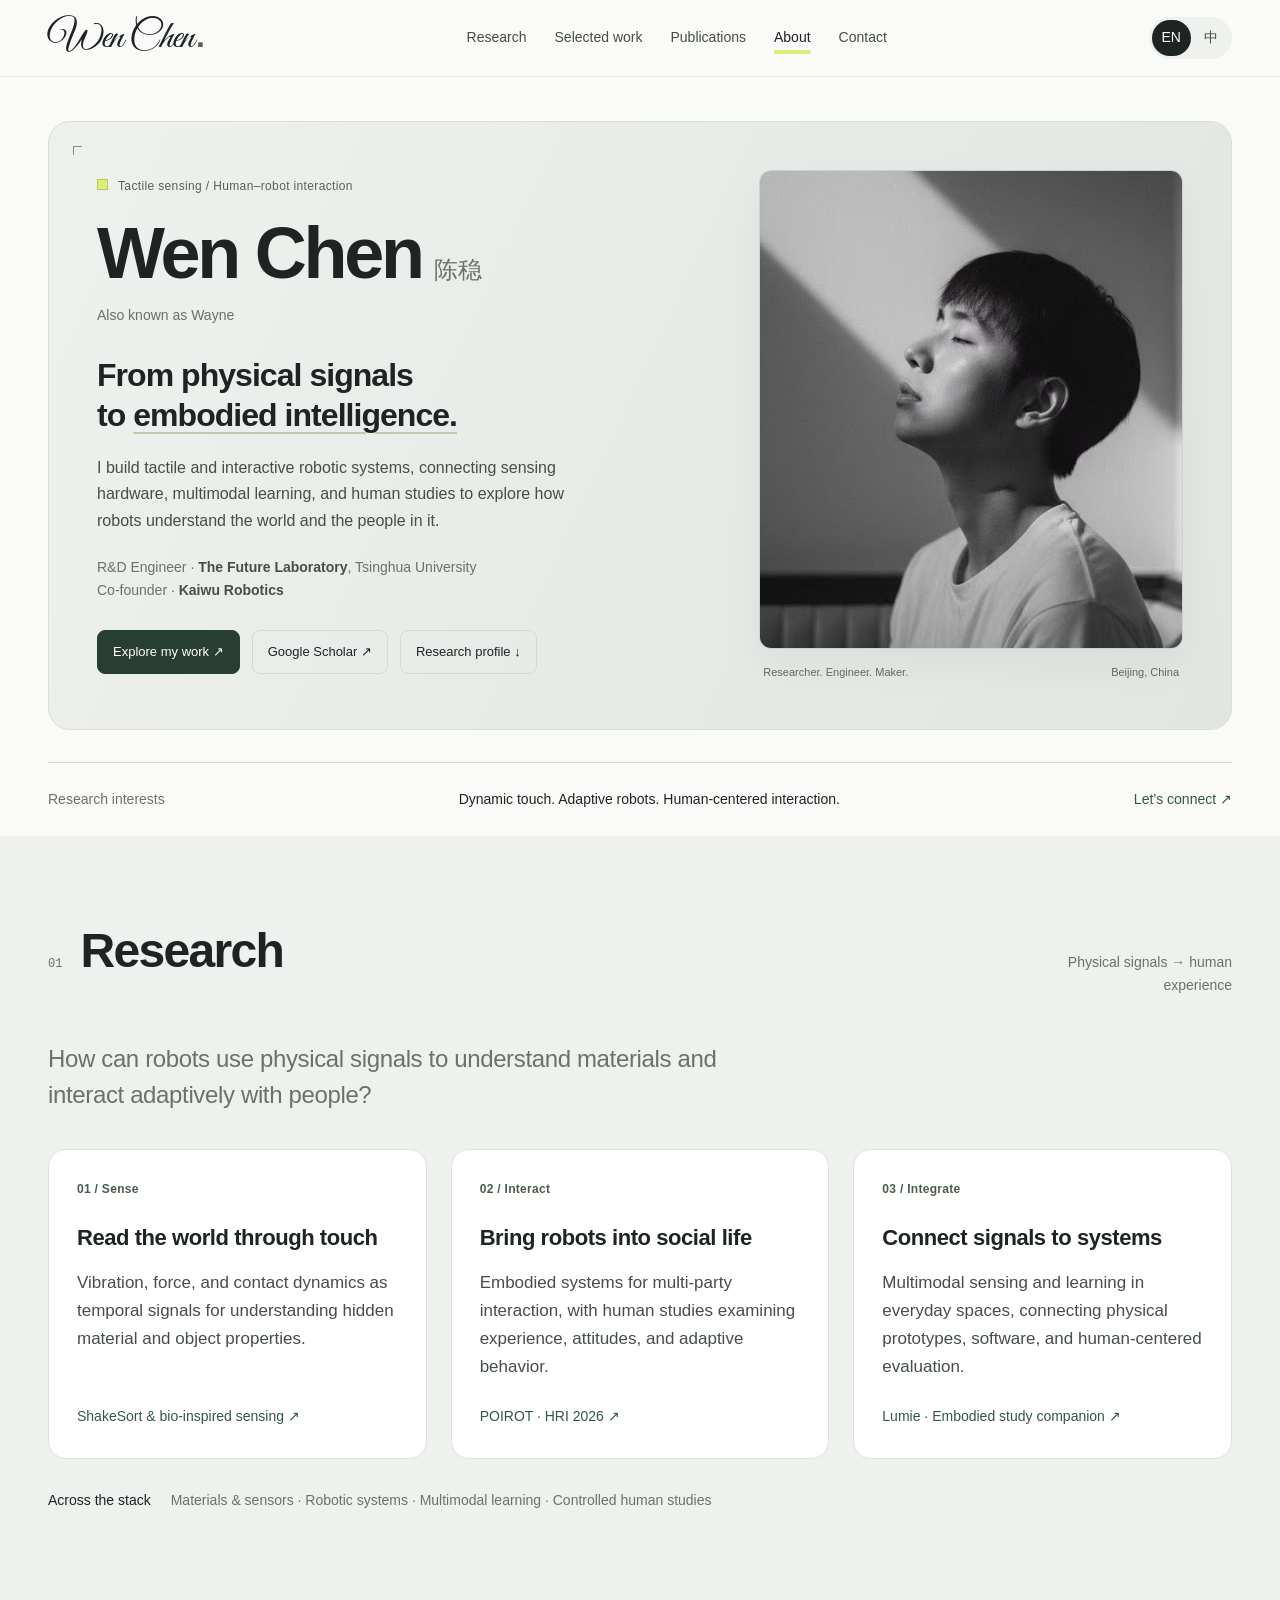
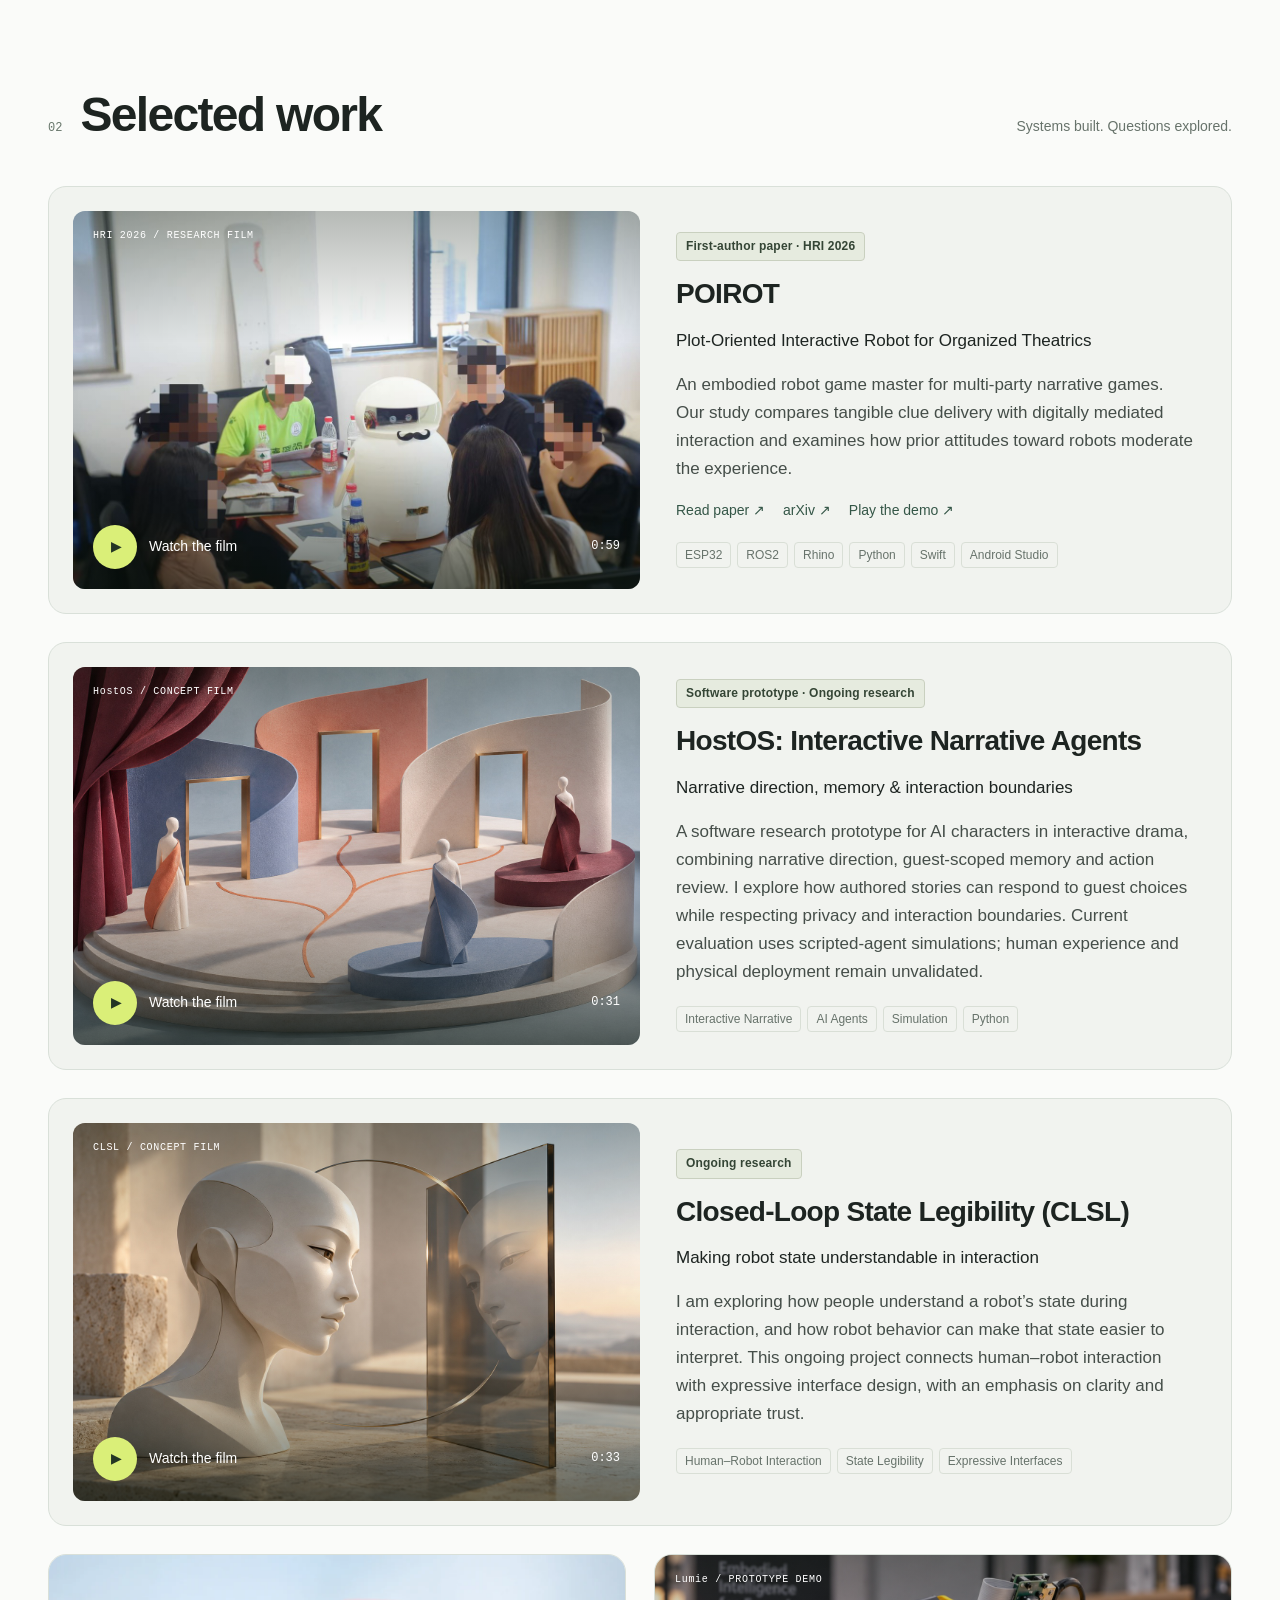
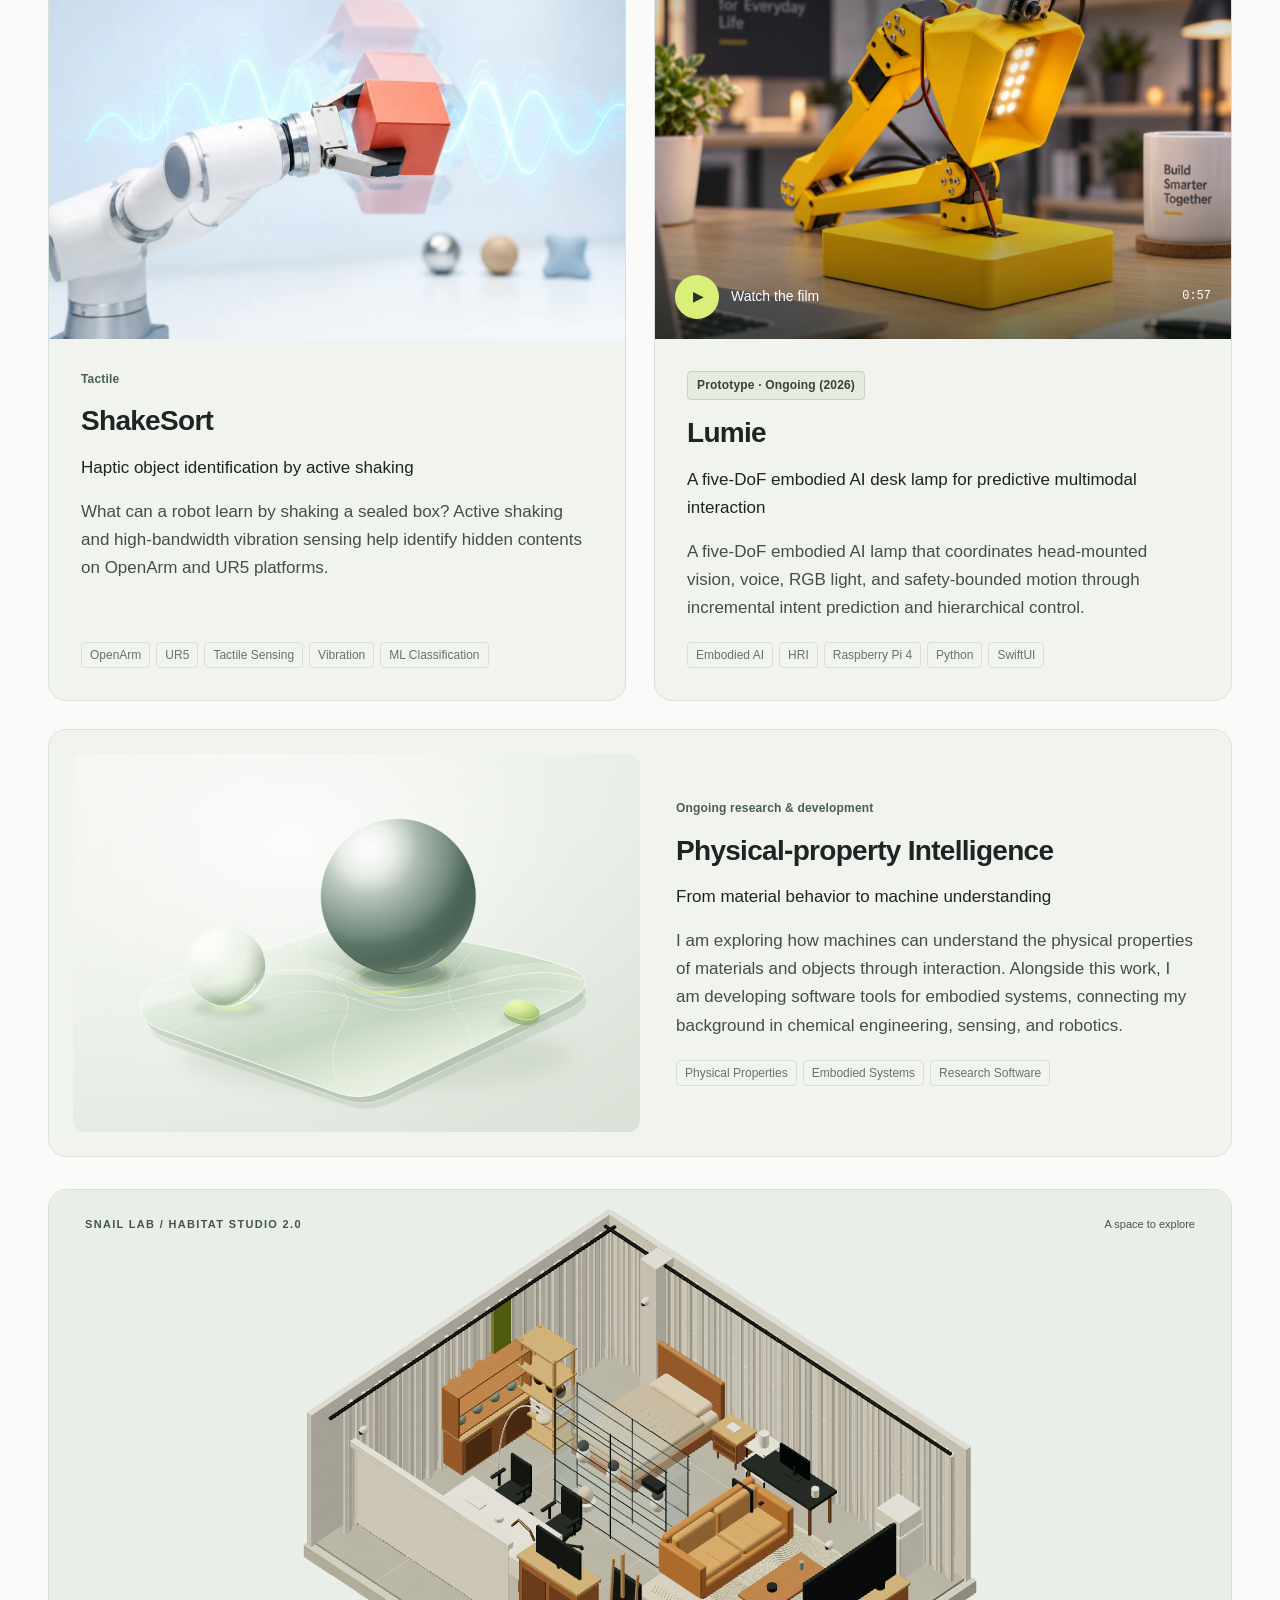
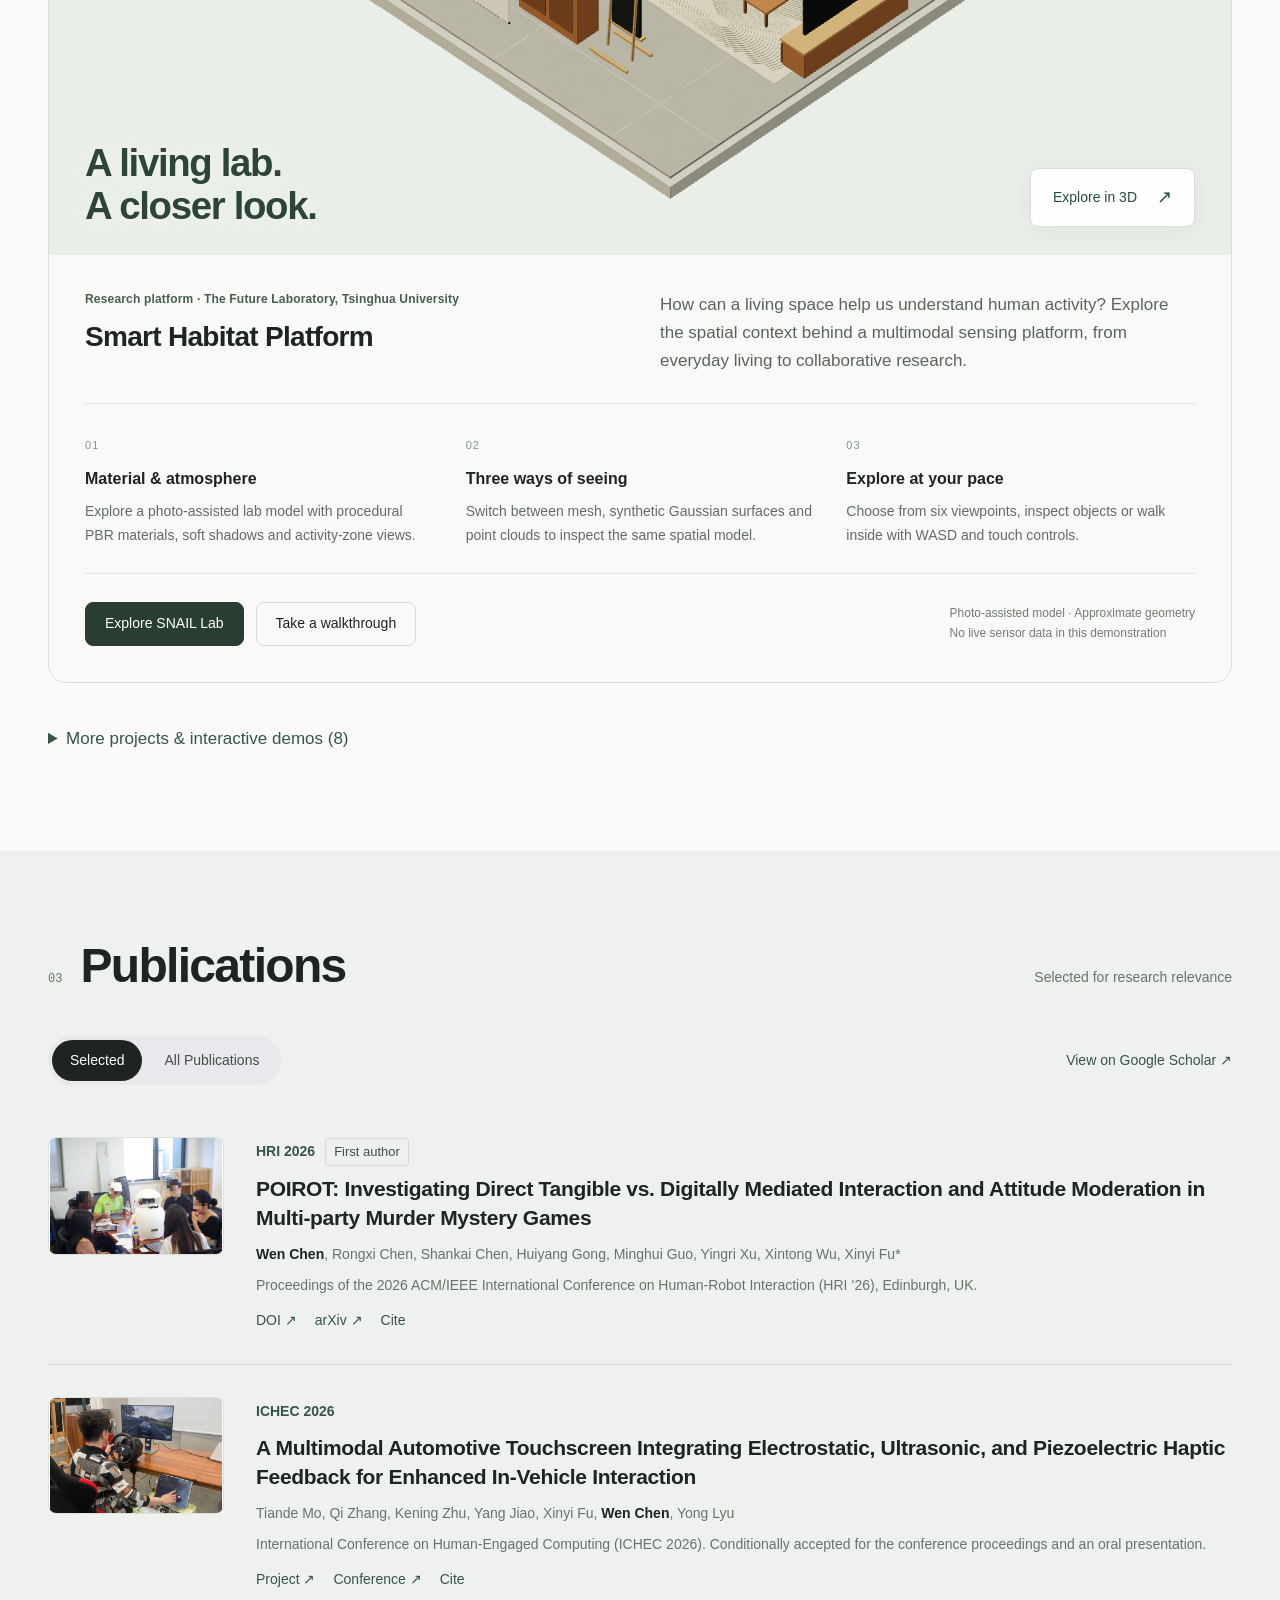
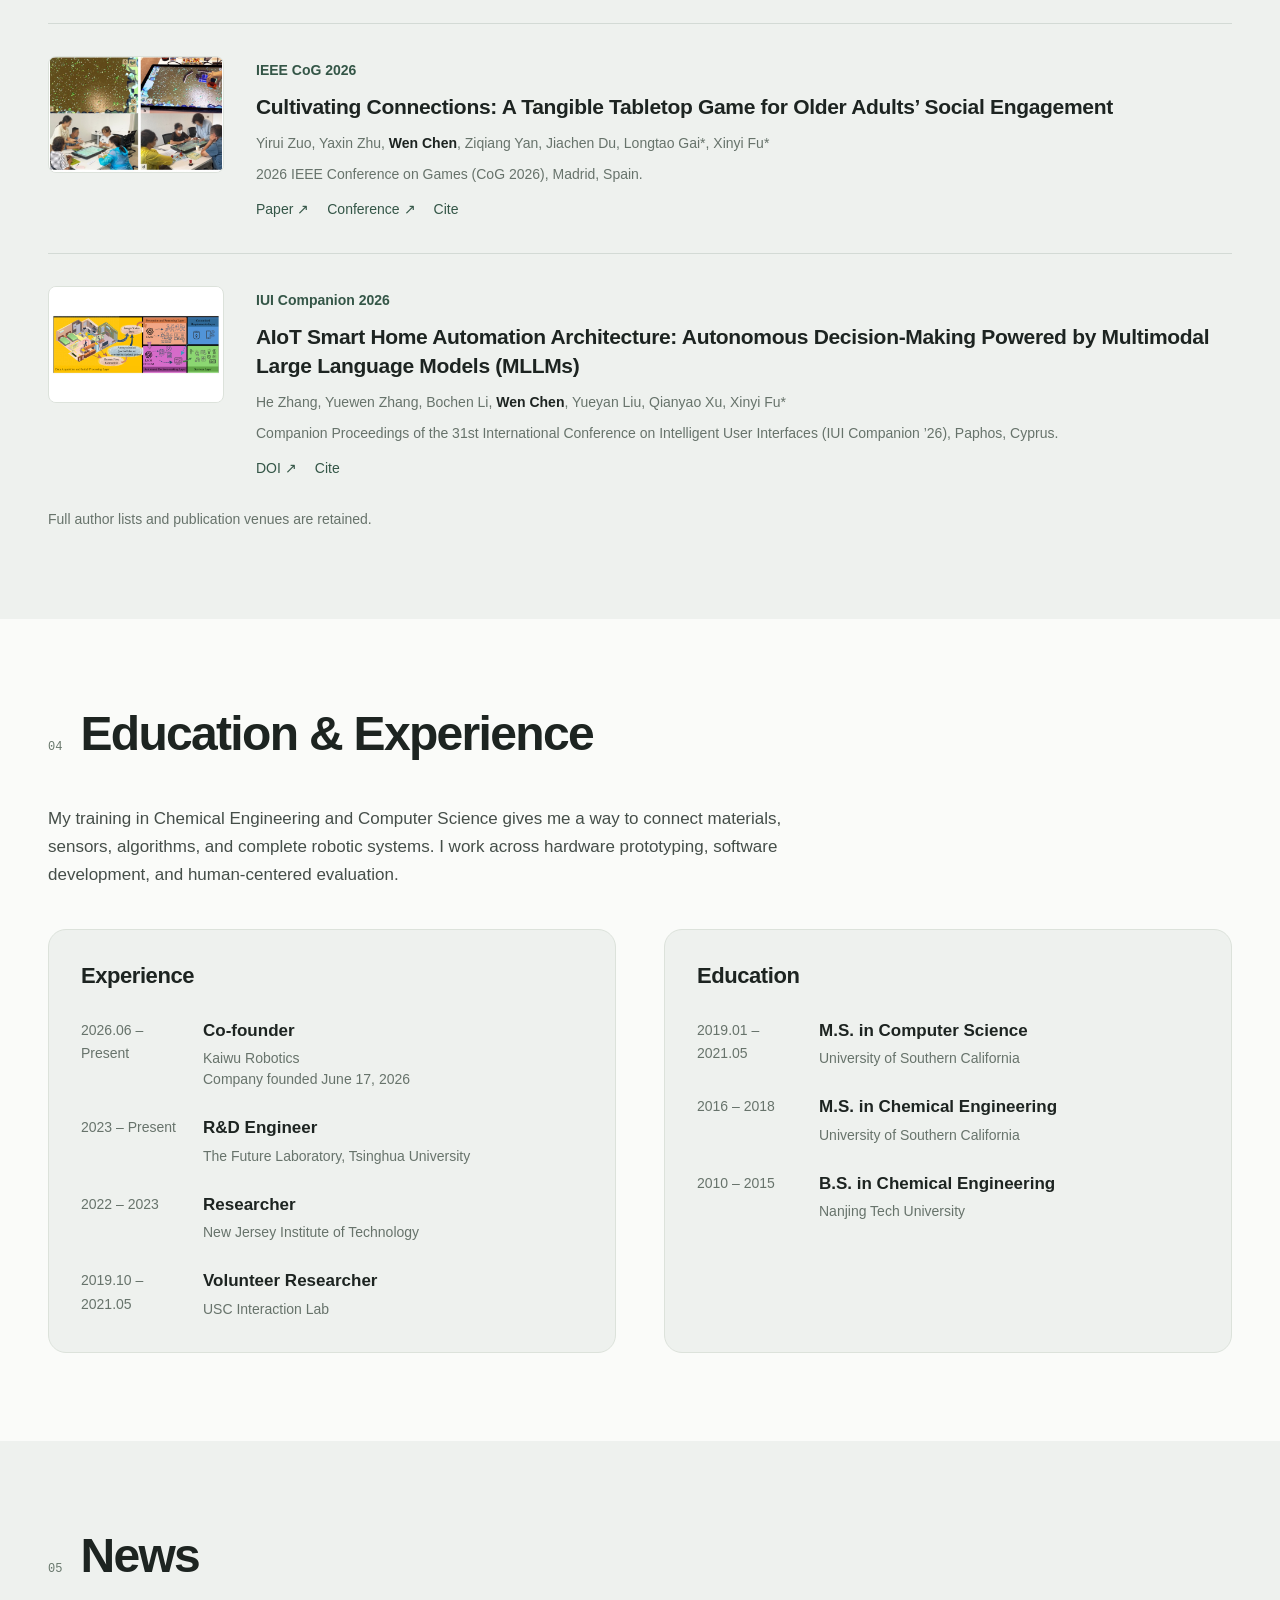
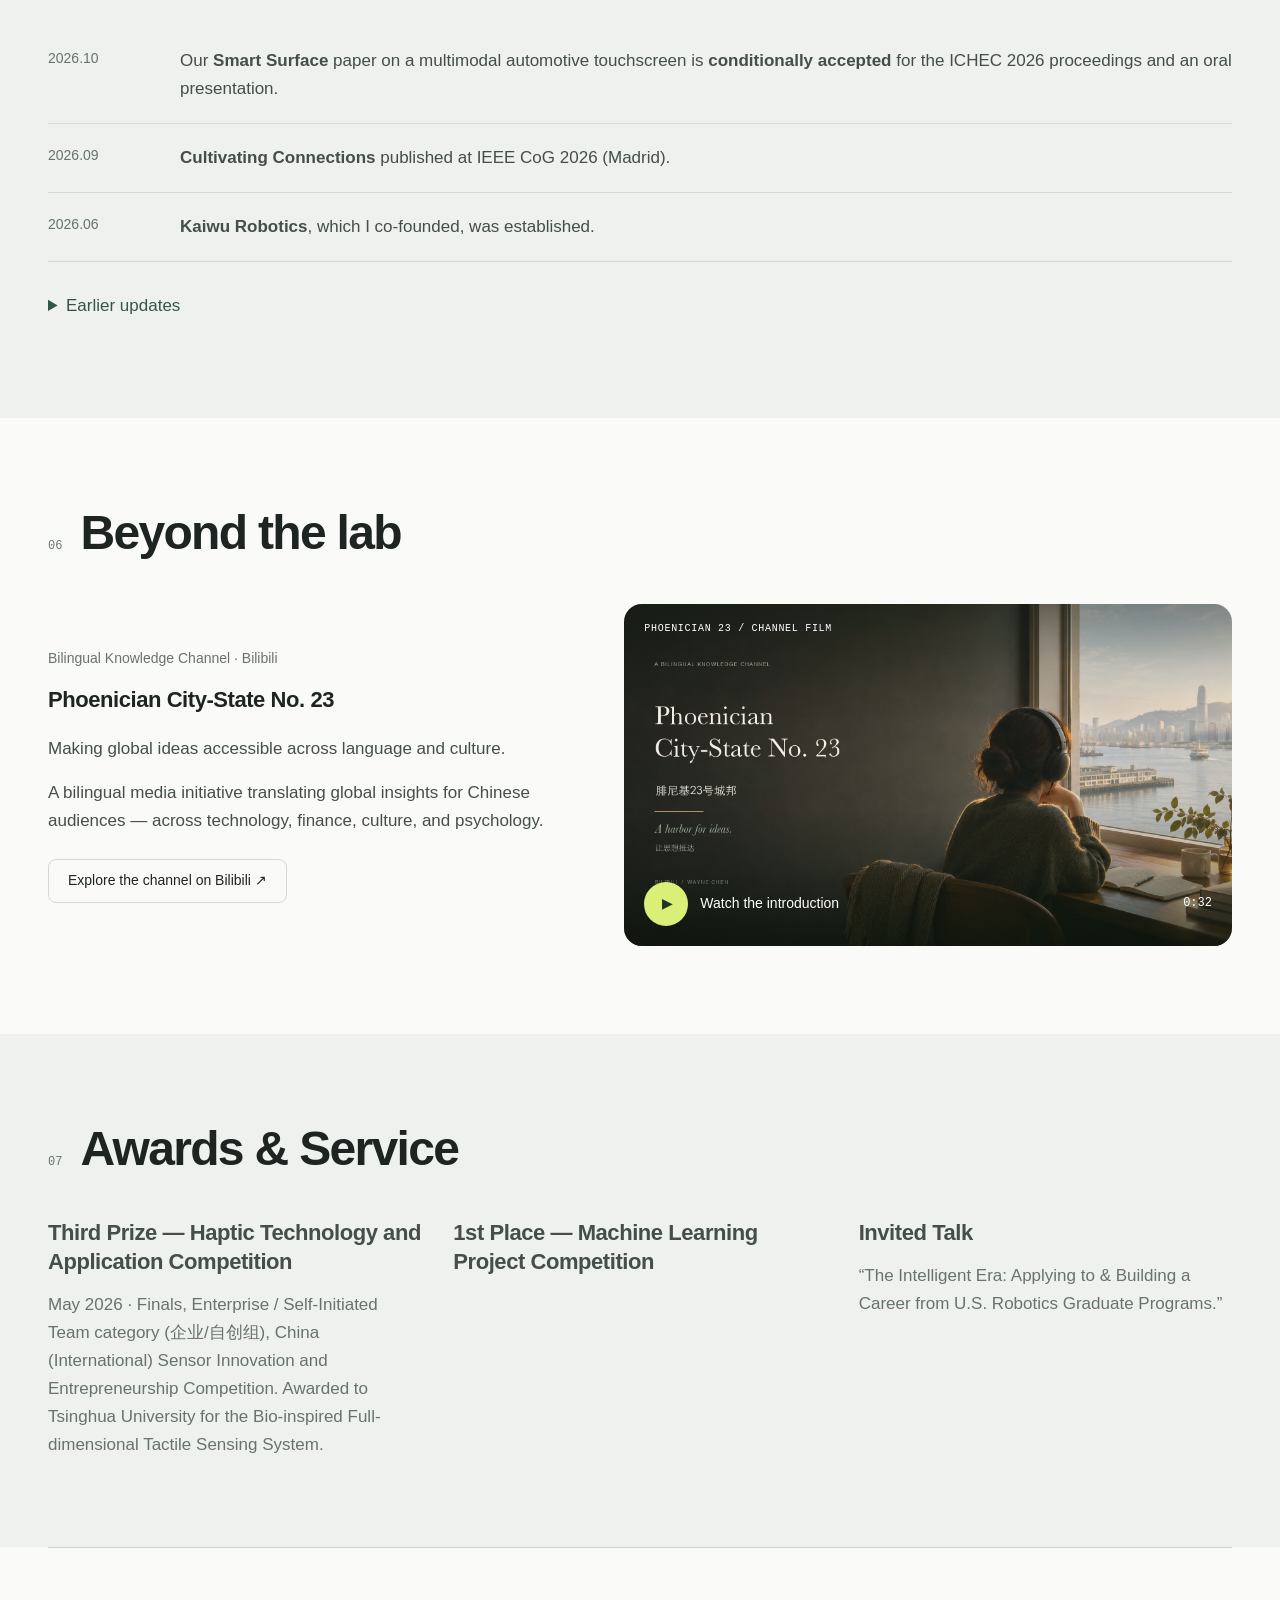
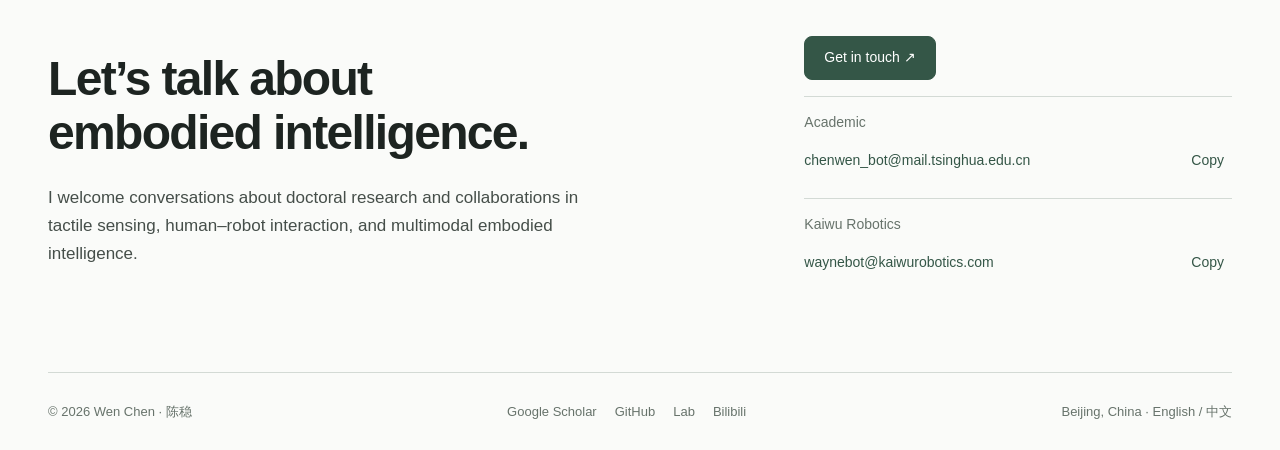
<file: index.html>
<!doctype html>
<html lang="en">
<head>
  <meta charset="utf-8" />
  <meta name="viewport" content="width=device-width, initial-scale=1" />
  <title>Wen Chen | 陈稳 | Tsinghua University</title>
  <meta name="description" content="Wen Chen (陈稳, Wayne) is an R&amp;D Engineer at The Future Laboratory, Tsinghua University, and Co-founder of Kaiwu Robotics. Research in dynamic tactile sensing, embodied social intelligence, human-robot interaction, adaptive robotics, and multimodal AI." />
  <meta name="author" content="Wen Chen, 陈稳, Wayne Chen" />
  <meta name="keywords" content="Wen Chen, Chen Wen, 陈稳, Wayne Chen, Tsinghua University, The Future Laboratory, Dynamic Tactile Sensing, Haptics, Embodied Social Intelligence, Human-Robot Interaction, HRI, Adaptive Robotics, Multimodal AI, Robotics, Embodied Intelligence, POIROT, ShakeSort, Lumie, 灯仔" />
  <meta name="robots" content="index, follow" />
  <link rel="canonical" href="https://wayneusc.github.io/" />

  <!-- Open Graph / Twitter -->
  <meta property="og:type" content="profile" />
  <meta property="og:title" content="Wen Chen (陈稳) | Tsinghua University" />
  <meta property="og:description" content="R&amp;D Engineer at The Future Laboratory, Tsinghua University, and Co-founder of Kaiwu Robotics — dynamic tactile sensing, embodied social intelligence, HRI, adaptive robotics, and multimodal AI." />
  <meta property="og:url" content="https://wayneusc.github.io/" />
  <meta property="og:image" content="https://wayneusc.github.io/assets/img/og-image.jpg" />
  <meta name="twitter:card" content="summary_large_image" />
  <meta name="twitter:title" content="Wen Chen (陈稳) | Tsinghua University" />
  <meta name="twitter:description" content="R&amp;D Engineer at The Future Laboratory · Co-founder of Kaiwu Robotics · Dynamic Tactile Sensing · Embodied Social Intelligence." />
  <meta name="twitter:image" content="https://wayneusc.github.io/assets/img/og-image.jpg" />

  <!-- Icons -->
  <link rel="icon" type="image/png" sizes="32x32" href="assets/img/favicon-32.png" />
  <link rel="apple-touch-icon" href="assets/img/apple-touch-icon.png" />
  <link rel="manifest" href="site.webmanifest" />

  <link rel="preload" href="assets/fonts/signature.ttf" as="font" type="font/ttf" crossorigin />
  <link rel="stylesheet" href="assets/css/site.css?v=20261115-channel-film" />
  <link rel="stylesheet" href="assets/css/habitat.css?v=20261009-v2" />
  <link rel="stylesheet" href="assets/css/project-video.css?v=20260923-film" />
  <link rel="stylesheet" href="assets/css/studio.css?v=20260923-film" />
  <link rel="stylesheet" href="assets/css/tep-monitor.css?v=20260924-tep" />

  <script type="application/ld+json">
  {
    "@context": "https://schema.org",
    "@type": "Person",
    "name": "Wen Chen",
    "alternateName": ["陈稳", "Chen Wen", "Wayne Chen"],
    "jobTitle": ["R&D Engineer", "Co-founder"],
    "affiliation": { "@type": "CollegeOrUniversity", "name": "Tsinghua University", "alternateName": "清华大学" },
    "worksFor": [
      { "@type": "Organization", "name": "The Future Laboratory, Tsinghua University" },
      { "@type": "Organization", "name": "Kaiwu Robotics", "alternateName": "北京清工开物科技有限公司", "foundingDate": "2026-06-17" }
    ],
    "url": "https://wayneusc.github.io/",
    "image": "https://wayneusc.github.io/assets/img/og-image.jpg",
    "email": ["mailto:chenwen_bot@mail.tsinghua.edu.cn", "mailto:waynebot@kaiwurobotics.com"],
    "alumniOf": ["University of Southern California", "Nanjing Tech University"],
    "address": { "@type": "PostalAddress", "addressLocality": "Beijing", "addressCountry": "China" },
    "sameAs": [
      "https://scholar.google.com/citations?user=8KDUC5oAAAAJ&hl=en",
      "https://github.com/WayneUSC"
    ],
    "knowsAbout": ["Dynamic Tactile Sensing","Haptics","Embodied Social Intelligence","Human-Robot Interaction","Adaptive Robotics","Multimodal AI","Robotics","Embodied Intelligence","Machine Learning"]
  }
  </script>
</head>
<body class="studio-page">
  <a class="skip-link" href="#home">Skip to content / 跳至正文</a>
  <div class="topbar-wrap">
    <div class="container topbar">
      <a class="brand" href="#home" aria-label="Wen Chen — Home">
        <span class="wordmark">Wen Chen</span><span class="brand-dot" aria-hidden="true">.</span>
      </a>
      <nav class="topnav" id="topnav" aria-label="Main navigation"><!-- nav links injected --></nav>
      <div class="header-controls">
        <div class="lang-toggle" id="langToggle" role="group" aria-label="Language / 语言">
          <button data-lang="en" class="active" aria-pressed="true">EN</button>
          <button data-lang="zh" aria-pressed="false">中</button>
        </div>
        <button class="nav-toggle" id="navToggle" aria-label="Menu" aria-expanded="false" aria-controls="topnav">☰</button>
      </div>
    </div>
  </div>

  <div class="container">
    <main class="content">
      <section class="intro" id="home" aria-labelledby="profileName" tabindex="-1"></section>
      <section class="section" id="research"></section>
      <section class="section" id="projects"></section>
      <section class="section" id="publications"></section>
      <section class="section" id="experience"></section>
      <section class="section" id="news"></section>
      <section class="section" id="outreach"></section>
      <section class="section" id="awards"></section>
      <section class="contact" id="contact"></section>
    </main>

    <footer class="footer" id="footer"><!-- injected --></footer>
  </div>

  <button class="back-to-top" id="backToTop" aria-label="Back to top">↑</button>
  <div id="statusMessage" class="sr-only" role="status" aria-live="polite"></div>
  <dialog id="citationDialog" aria-labelledby="citationTitle">
    <div class="dialog-head"><h2 id="citationTitle">Citation</h2><button id="closeCitation" aria-label="Close">×</button></div>
    <p id="citationText"></p>
    <button class="button primary" id="copyCitation">Copy citation</button>
  </dialog>

  <noscript>
    <div style="max-width:760px;margin:40px auto;padding:0 20px;font-family:Georgia,serif;">
      <h1>Wen Chen (陈稳 · Wayne)</h1>
      <p>R&amp;D Engineer, The Future Laboratory, Tsinghua University; Co-founder, Kaiwu Robotics, Beijing, China.
      Research in dynamic tactile sensing, embodied social intelligence,
      human-robot interaction, adaptive robotics, and multimodal AI. First author of POIROT (ACM/IEEE HRI 2026).</p>
      <p>Academic: <a href="mailto:chenwen_bot@mail.tsinghua.edu.cn">chenwen_bot@mail.tsinghua.edu.cn</a><br>
      Kaiwu Robotics: <a href="mailto:waynebot@kaiwurobotics.com">waynebot@kaiwurobotics.com</a><br>
      <a href="https://scholar.google.com/citations?user=8KDUC5oAAAAJ&hl=en">Google Scholar</a> ·
      <a href="https://github.com/WayneUSC">GitHub</a></p>
      <p><em>Enable JavaScript to view the full bilingual homepage.</em></p>
    </div>
  </noscript>

  <script src="assets/js/content.js?v=20261115-channel-film" defer></script>
  <script src="assets/js/project-video.js?v=20261115-project-films" defer></script>
  <script src="assets/js/tep-monitor.js?v=20260925-copy" defer></script>
  <script src="assets/js/app.js?v=20261115-channel-film" defer></script>
</body>
</html>
</file>
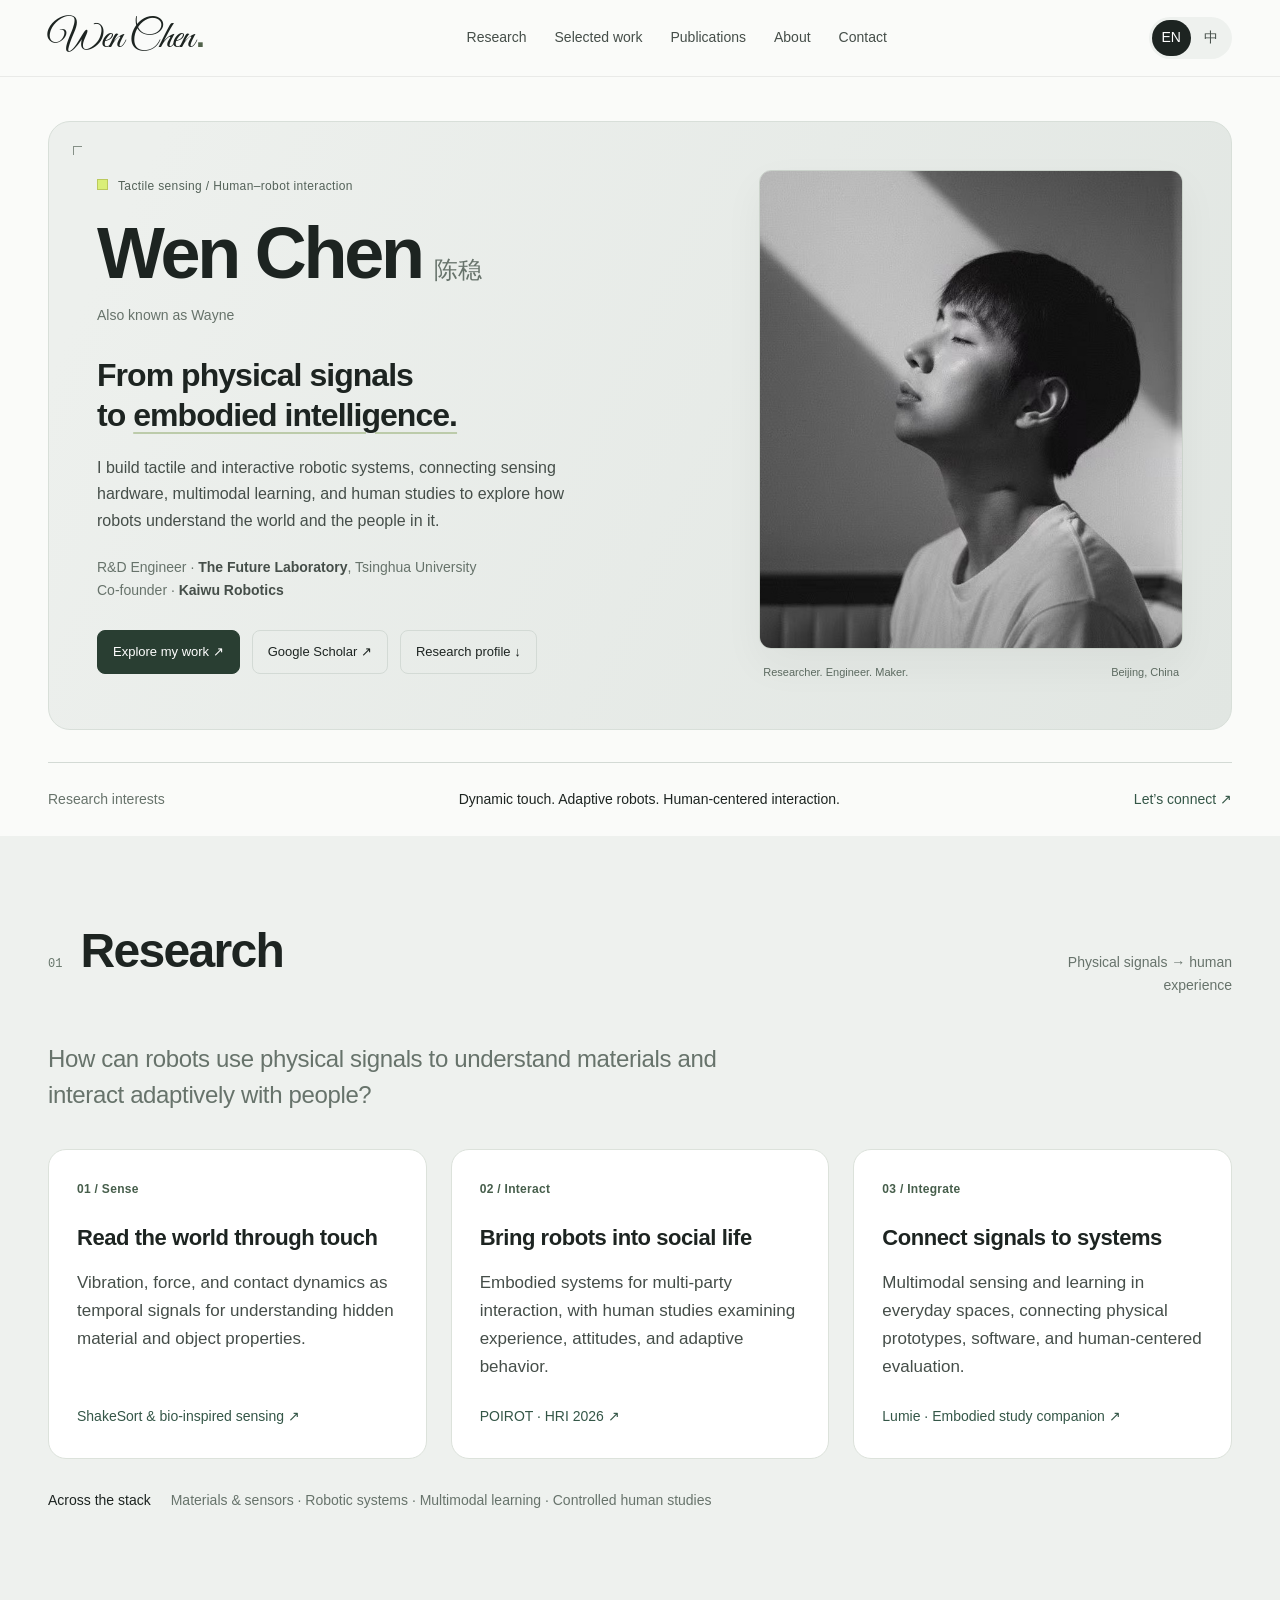
<file: habitat-studio/index.html>
<!doctype html>
<html lang="en">
<head>
  <meta charset="utf-8">
  <meta name="viewport" content="width=device-width, initial-scale=1">
  <meta http-equiv="refresh" content="0; url=../#project-habitat">
  <link rel="canonical" href="https://wayneusc.github.io/#project-habitat">
  <meta name="robots" content="noindex">
  <title>SNAIL Lab — Wen Chen</title>
  <style>body{font:17px/1.7 system-ui,sans-serif;color:#244d3f;max-width:640px;margin:15vh auto;padding:24px}a{color:inherit}</style>
</head>
<body>
  <h1>SNAIL Lab</h1>
  <p>The 3D explorer is now part of Wen Chen’s homepage.</p>
  <p>三维空间探索已整合至陈稳的个人主页。</p>
  <p><a href="../#project-habitat">Explore SNAIL Lab · 探索 SNAIL Lab →</a></p>
</body>
</html>
</file>
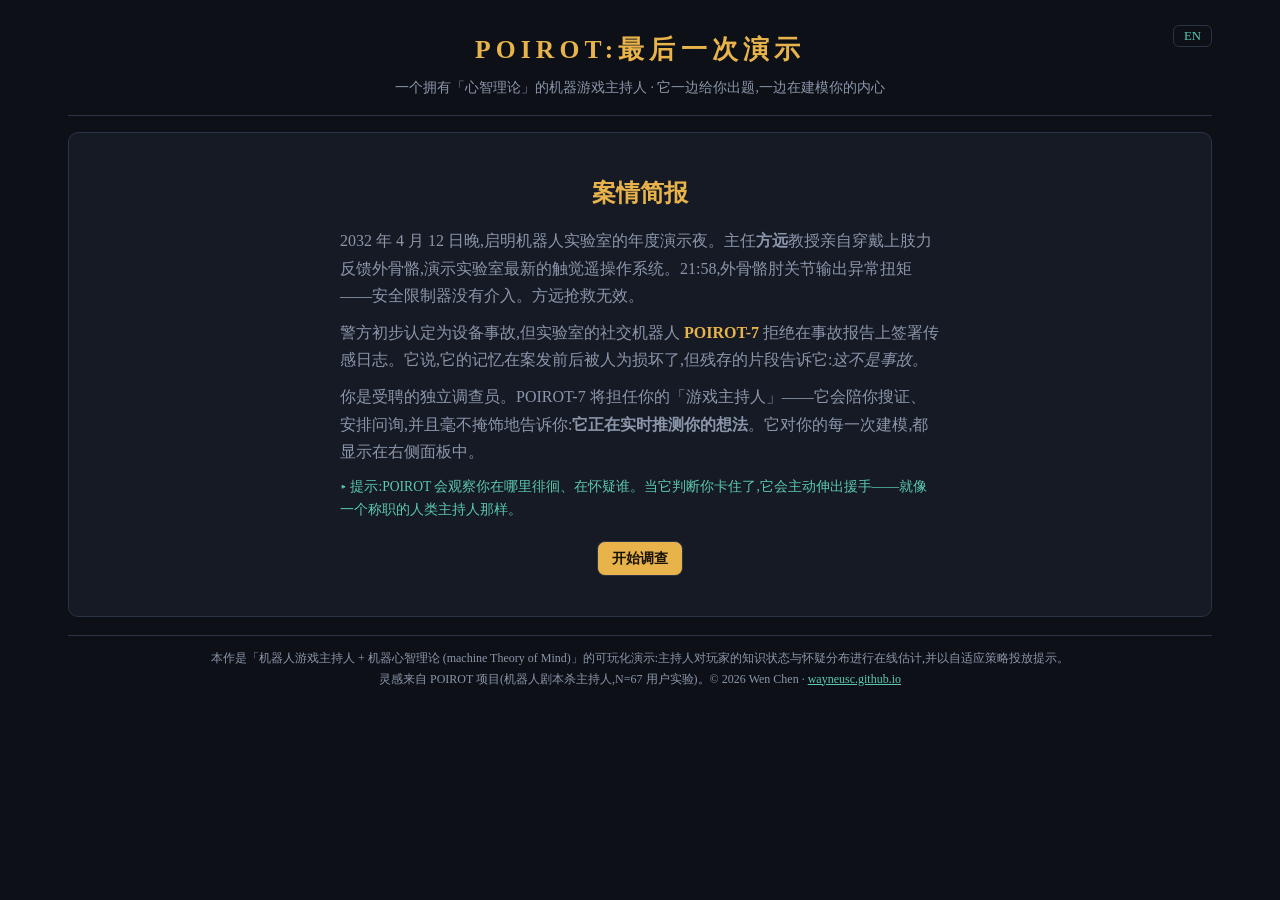
<file: poirot/index.html>
<!DOCTYPE html>
<html lang="zh-CN">
<head>
<meta charset="UTF-8">
<meta name="viewport" content="width=device-width, initial-scale=1.0">
<title>POIROT:最后一次演示 — 一个会读你的心的机器主持人</title>
<style>
  :root{
    --bg:#0d1017; --panel:#151a24; --panel2:#1c2331; --line:#2a3347;
    --text:#dce3f0; --dim:#8b96ab; --accent:#e8b34b; --accent2:#5bc8af;
    --danger:#e06666; --shen:#e8b34b; --lin:#7aa5e0; --gu:#5bc8af; --zheng:#c98bd1;
  }
  *{box-sizing:border-box; margin:0; padding:0;}
  body{background:var(--bg); color:var(--text); font-family:"Songti SC","Noto Serif SC",Georgia,serif; line-height:1.7;}
  #app{max-width:1180px; margin:0 auto; padding:18px;}
  header{text-align:center; padding:10px 0 16px; border-bottom:1px solid var(--line); position:relative;}
  header .lang{position:absolute; right:0; top:8px; font-size:.8rem;}
  header .lang a{color:var(--accent2); text-decoration:none; border:1px solid var(--line); border-radius:6px; padding:3px 10px;}
  header h1{font-size:1.6rem; letter-spacing:.2em; color:var(--accent);}
  header .sub{color:var(--dim); font-size:.85rem; margin-top:4px;}
  .layout{display:grid; grid-template-columns: 1fr 340px; gap:16px; margin-top:16px;}
  @media(max-width:900px){.layout{grid-template-columns:1fr;}}
  .card{background:var(--panel); border:1px solid var(--line); border-radius:10px; padding:16px;}
  nav#rooms{display:flex; flex-wrap:wrap; gap:8px; margin-bottom:12px;}
  nav#rooms button, .btn{
    background:var(--panel2); color:var(--text); border:1px solid var(--line);
    border-radius:8px; padding:7px 14px; cursor:pointer; font-family:inherit; font-size:.9rem;
    transition:all .15s;
  }
  nav#rooms button:hover,.btn:hover{border-color:var(--accent); color:var(--accent);}
  nav#rooms button.active{background:var(--accent); color:#1a1408; border-color:var(--accent); font-weight:bold;}
  .btn.primary{background:var(--accent); color:#1a1408; font-weight:bold;}
  .btn.danger{border-color:var(--danger); color:var(--danger);}
  .btn:disabled{opacity:.35; cursor:not-allowed;}
  #scene h2{color:var(--accent); font-size:1.15rem; margin-bottom:8px;}
  #scene .desc{color:var(--dim); font-size:.92rem; margin-bottom:14px;}
  .spot{border:1px dashed var(--line); border-radius:8px; padding:10px 14px; margin:8px 0; cursor:pointer; transition:all .15s;}
  .spot:hover{border-color:var(--accent2); background:var(--panel2);}
  .spot.done{opacity:.55; border-style:solid;}
  .spot .tag{font-size:.75rem; color:var(--accent2); margin-left:8px;}
  .dialog-line{margin:10px 0; padding:10px 14px; border-radius:8px; background:var(--panel2); animation:fadein .3s;}
  .dialog-line .who{color:var(--accent); font-weight:bold; margin-right:8px;}
  .qbtn{display:block; width:100%; text-align:left; margin:6px 0;}
  @keyframes fadein{from{opacity:0; transform:translateY(4px);} to{opacity:1;}}
  /* POIROT panel */
  #gm .head{display:flex; align-items:center; gap:10px; margin-bottom:10px;}
  #gm .eye{width:44px; height:44px; border-radius:50%; background:radial-gradient(circle at 40% 40%, #ffd97a 0 18%, #6b4f12 40%, #10131a 70%); border:2px solid var(--accent); flex-shrink:0; animation:pulse 3s infinite;}
  @keyframes pulse{0%,100%{box-shadow:0 0 6px #e8b34b55;} 50%{box-shadow:0 0 16px #e8b34baa;}}
  #gm h3{color:var(--accent); font-size:1rem;}
  #gm .state{font-size:.78rem; color:var(--dim);}
  .barrow{display:flex; align-items:center; gap:8px; margin:5px 0; font-size:.82rem;}
  .barrow .nm{width:44px; color:var(--dim);}
  .barwrap{flex:1; height:10px; background:#0a0d13; border-radius:5px; overflow:hidden;}
  .bar{height:100%; border-radius:5px; transition:width .5s;}
  .barrow .pct{width:40px; text-align:right; color:var(--dim); font-variant-numeric:tabular-nums;}
  #monolog{max-height:230px; overflow-y:auto; font-size:.82rem; margin-top:10px; padding-right:4px;}
  #monolog .m{margin:6px 0; padding:7px 10px; border-left:2px solid var(--accent); background:#11151f; color:#c9d2e3; border-radius:0 6px 6px 0; animation:fadein .4s;}
  #monolog .m.sys{border-left-color:var(--accent2); color:var(--accent2); font-style:italic;}
  .meter{margin:10px 0 4px;}
  .meter .lbl{font-size:.78rem; color:var(--dim); display:flex; justify-content:space-between;}
  .section-title{font-size:.8rem; color:var(--dim); letter-spacing:.15em; margin:14px 0 4px; border-top:1px solid var(--line); padding-top:10px;}
  /* notebook / modal */
  #overlay{position:fixed; inset:0; background:#000a; display:none; align-items:center; justify-content:center; z-index:50;}
  #overlay.show{display:flex;}
  #modal{background:var(--panel); border:1px solid var(--accent); border-radius:12px; max-width:640px; width:92%; max-height:82vh; overflow-y:auto; padding:22px;}
  #modal h3{color:var(--accent); margin-bottom:10px;}
  .clue-item{border:1px solid var(--line); border-radius:8px; padding:10px 14px; margin:8px 0;}
  .clue-item .cn{color:var(--accent2); font-weight:bold;}
  .clue-item .cd{font-size:.88rem; color:var(--dim); margin-top:4px;}
  select{background:var(--panel2); color:var(--text); border:1px solid var(--line); border-radius:6px; padding:8px; font-family:inherit; width:100%; margin:6px 0; font-size:.9rem;}
  .footer-note{text-align:center; color:var(--dim); font-size:.75rem; margin-top:18px; padding-top:12px; border-top:1px solid var(--line);}
  .footer-note a{color:var(--accent2);}
  #startview{text-align:center; padding:40px 20px;}
  #startview p{max-width:600px; margin:10px auto; color:var(--dim); text-align:left;}
  .hintbadge{display:inline-block; background:var(--danger); color:#fff; border-radius:10px; font-size:.7rem; padding:1px 8px; margin-left:6px; animation:pulse 1.5s infinite;}
</style>
</head>
<body>
<div id="app">
  <header>
    <h1>POIROT:最后一次演示</h1>
    <div class="sub">一个拥有「心智理论」的机器游戏主持人 · 它一边给你出题,一边在建模你的内心</div>
    <div class="lang"><a href="en.html">EN</a></div>
  </header>

  <div id="startview" class="card" style="margin-top:16px;">
    <h2 style="color:var(--accent); margin-bottom:14px;">案情简报</h2>
    <p>2032 年 4 月 12 日晚,启明机器人实验室的年度演示夜。主任<b>方远</b>教授亲自穿戴上肢力反馈外骨骼,演示实验室最新的触觉遥操作系统。21:58,外骨骼肘关节输出异常扭矩——安全限制器没有介入。方远抢救无效。</p>
    <p>警方初步认定为设备事故,但实验室的社交机器人 <b style="color:var(--accent)">POIROT-7</b> 拒绝在事故报告上签署传感日志。它说,它的记忆在案发前后被人为损坏了,但残存的片段告诉它:<i>这不是事故。</i></p>
    <p>你是受聘的独立调查员。POIROT-7 将担任你的「游戏主持人」——它会陪你搜证、安排问询,并且毫不掩饰地告诉你:<b>它正在实时推测你的想法</b>。它对你的每一次建模,都显示在右侧面板中。</p>
    <p style="color:var(--accent2); font-size:.85rem;">▸ 提示:POIROT 会观察你在哪里徘徊、在怀疑谁。当它判断你卡住了,它会主动伸出援手——就像一个称职的人类主持人那样。</p>
    <div style="margin-top:20px;"><button class="btn primary" onclick="G.start()">开始调查</button></div>
  </div>

  <div class="layout" id="gameview" style="display:none;">
    <div>
      <nav id="rooms"></nav>
      <div class="card" id="scene"></div>
      <div style="margin-top:12px; display:flex; gap:8px; flex-wrap:wrap;">
        <button class="btn" onclick="G.openNotebook()">📓 线索笔记 (<span id="cluecount">0</span>)</button>
        <button class="btn danger" onclick="G.openAccuse()">⚖️ 提出指控</button>
      </div>
    </div>
    <div class="card" id="gm">
      <div class="head">
        <div class="eye"></div>
        <div>
          <h3>POIROT-7 · 心智模型面板</h3>
          <div class="state" id="gmstate">状态:观察中</div>
        </div>
      </div>
      <div class="section-title">它推测:你的怀疑分布</div>
      <div id="suspbars"></div>
      <div class="section-title">它评估:你的调查进度</div>
      <div class="meter">
        <div class="lbl"><span>关键证据覆盖率</span><span id="covpct">0%</span></div>
        <div class="barwrap"><div class="bar" id="covbar" style="width:0%; background:var(--accent2);"></div></div>
      </div>
      <div class="meter">
        <div class="lbl"><span>「卡住」判定</span><span id="stuckpct">0%</span></div>
        <div class="barwrap"><div class="bar" id="stuckbar" style="width:0%; background:var(--danger);"></div></div>
      </div>
      <div style="margin-top:8px;"><button class="btn" id="hintbtn" onclick="G.giveHint()" disabled>💡 请求提示</button></div>
      <div class="section-title">它的内心独白</div>
      <div id="monolog"></div>
    </div>
  </div>

  <div id="overlay"><div id="modal"></div></div>

  <div class="footer-note">
    本作是「机器人游戏主持人 + 机器心智理论 (machine Theory of Mind)」的可玩化演示:主持人对玩家的知识状态与怀疑分布进行在线估计,并以自适应策略投放提示。<br>
    灵感来自 POIROT 项目(机器人剧本杀主持人,N=67 用户实验)。© 2026 Wen Chen · <a href="https://wayneusc.github.io" target="_blank">wayneusc.github.io</a>
  </div>
</div>

<script>
"use strict";
/* ============ 数据 ============ */
const SUSPECTS = {
  shen:  {name:"沈砚",  color:"var(--shen)",  role:"博士后 · 触觉方向", intro:"实验室资历最深的博士后,方远最得力也最不安分的下属。今年申请了院里唯一的助理教授职位。"},
  lin:   {name:"林晚",  color:"var(--lin)",   role:"四年级博士生",     intro:"方远的学生,负责大规模用户实验。最近状态反常,案发当晚很早就离开了演示大厅。"},
  gu:    {name:"顾青",  color:"var(--gu)",    role:"实验室工程师",     intro:"负责所有硬件维护。两年前的一次夹爪事故后,她一直背着『安全隐患责任人』的名声。"},
  zheng: {name:"郑拓",  color:"var(--zheng)", role:"资方代表",         intro:"投资方派驻的技术总监,为 MEMS 触觉模组的专利授权问题与方远僵持了几个月。"}
};

const CLUES = {
  c1:{n:"被篡改的限制器固件", d:"外骨骼主控 MCU 固件校验值与官方版本不符——安全扭矩限制函数被整段旁路。刷写时间戳:案发当晚 21:47。", w:{shen:.45,gu:.3}, crit:true},
  c2:{n:"可疑的维护日志", d:"终端日志显示顾青在 20:00 例行检查中『跳过扭矩限制自检』。但 POIROT 指出:这条记录的写入时间是 22:10——在方远出事之后。有人事后补写了它。", w:{gu:.55,shen:.15}, crit:true},
  c3:{n:"设备间门禁记录", d:"21:40,沈砚的工牌刷开设备间;21:52 离开。而他声称当晚一直在办公室改基金本子。", w:{shen:.65}, crit:true},
  c4:{n:"被格式化的硬盘", d:"林晚的实验数据硬盘在 21:30 被快速格式化。残留分区表显示原目录名:『HRI_study_raw_v3』。", w:{lin:.6}},
  c5:{n:"未发出的举报信", d:"方远电脑里的草稿:『……林晚同学在 N=67 的用户实验中数据存在系统性异常,我将于下周提交学术道德委员会……』", w:{lin:.7}},
  c6:{n:"教职推荐邮件", d:"方远发给院长的推荐信:助理教授职位人选为外部候选人 Dr. Aoyama——而非内部申请人沈砚。发送日期:案发前三天。", w:{shen:.6}, crit:true},
  c7:{n:"专利争执邮件", d:"郑拓要求 MEMS 触觉模组专利独占授权,方远回复:『再逼一步,合作终止。』火药味十足,但生意人杀掉谈判对手,等于杀掉专利本身。", w:{zheng:.55}},
  c8:{n:"冷掉的咖啡", d:"方远的常用杯。快检无任何异常。POIROT 备注:不是每条线索都通向真相,侦探。", w:{zheng:.08}},
  c9:{n:"调试器借用记录", d:"刷写固件所用的 J-Link 调试器带 NFC 借用登记:最后一次签出——沈砚,21:43。", w:{shen:.8}, crit:true, req:"c1"},
  c10:{n:"顾青的请假审批", d:"顾青当天 18:00 已离开园区照顾住院的母亲,园区门禁与网约车记录相互印证。所谓 20:00 的『例行检查』根本不可能由她完成——维护日志是伪造的,有人在栽赃。", w:{gu:-.7,shen:.3}, crit:true},
  c11:{n:"POIROT 受损内存片段", d:"碎片恢复成功。21:45,设备间,有人抓住我的头部摄像头:『断电,重启,什么都别记。』声纹匹配:沈砚,置信度 87%。", w:{shen:.9}, crit:true},
  c12:{n:"固件修改的本地提交", d:"沈砚工作站的本地 git 仓库:torque_limiter.c 于案发当天 16:20 被修改,提交信息:『temp bypass for demo tuning』。预谋,而非临时起意。", w:{shen:.7}, req:"c9"}
};

const ROOMS = {
  hall:{name:"演示大厅", desc:"聚光灯还亮着,外骨骼静静垂在展台中央,像一件被遗弃的盔甲。警戒线内一切保持原状。", spots:[
    {s:"检查外骨骼本体", c:null, txt:"肘关节电机有过热痕迹。输出扭矩远超安全阈值——但真正的问题不在电机,在于本该拦住它的那道软件防线。也许该去设备间看看主控板的固件。"},
    {s:"查看现场布置", c:"c8", txt:"展台侧桌上放着方远的咖啡杯。"},
    {s:"调取大厅监控", c:null, txt:"监控只覆盖大厅。21:55 方远穿戴设备,21:58 事故发生。期间无人靠近展台。凶手的动作,发生在更早、更隐蔽的地方。"}
  ]},
  equip:{name:"设备间", desc:"外骨骼的『后台』:工作台、示波器、一排上锁的工具柜。空气里有松香和咖啡混合的味道。", spots:[
    {s:"检查主控板与固件", c:"c1", txt:"你把主控板接上读取器。"},
    {s:"翻查工作台终端", c:"c2", txt:"终端还停留在维护日志页面。"},
    {s:"查设备间门禁", c:"c3", txt:"门禁系统导出了当晚的完整记录。"},
    {s:"检查工具柜", c:"c9", req:"c1", txt:"既然固件被刷写过,刷写工具一定被人动过。", lockTxt:"工具柜里工具齐全,看不出异常。(也许先弄清楚外骨骼被做了什么手脚,再回来。)"}
  ]},
  office:{name:"方远办公室", desc:"书架上摆着他历年学生的合影。桌面整洁,电脑还没有注销。", spots:[
    {s:"查看电脑邮件", c:"c6", txt:"发件箱最上面是一封给院长的信。"},
    {s:"翻阅草稿箱", c:"c5", txt:"一封没有发出的信,标题只有两个字:『举报』。"},
    {s:"查阅行政审批系统", c:"c10", txt:"你在 HR 系统里检索当天的考勤与请假记录。"}
  ]},
  desks:{name:"学生工位区", desc:"隔间里散落着论文打印稿和减压玩具。林晚的工位收拾得反常地干净。", spots:[
    {s:"检查林晚的工位", c:"c4", txt:"主机还开着,一块移动硬盘插在机箱上。"},
    {s:"检查沈砚的工作站", c:"c12", req:"c9", txt:"你用取证权限登入了沈砚的工作站。", lockTxt:"工作站锁着屏。没有更具体的怀疑理由,取证权限批不下来。(先找到把他和作案工具连起来的证据。)"}
  ]},
  pantry:{name:"茶水间", desc:"白板上还留着上周组会的推导。角落的沙发上有人落下了一台平板电脑。", spots:[
    {s:"查看落下的平板", c:"c7", txt:"平板属于郑拓,邮件客户端没有登出。"},
    {s:"看看白板", c:null, txt:"白板角落有一行小字:『信任 = 能力 × 意图的可读性』。是方远的笔迹。你想起他生前总说:机器人要赢得信任,先要让人读懂它想干什么。"}
  ]}
};

const INTERROGATIONS = {
  shen:[
    {q:"案发时你在哪里?", a:"办公室,改国自然的本子。一个人。……我知道单独在场证明等于没有,但博士后的夜晚就是这样。", w:{shen:.3}},
    {q:"你对方远教授怎么看?", a:"(停顿)他是我的领路人。当然,领路人也会挡路——这话是你们想听的吧?我尊敬他。就这样。", w:{shen:.35}},
    {q:"门禁显示你 21:40 进过设备间。", req:"c3", a:"(手指停住)……我去拿我的示波器探头。两分钟就出来了。日志有 12 分钟?那是门禁系统不准。你们该修修它。", w:{shen:.55}, revealNote:"沈砚对 12 分钟的解释前后矛盾——他先说『两分钟』,又把误差推给系统。"},
    {q:"调试器是你 21:43 签出的。用来做什么?", req:"c9", a:"(长时间沉默)……我要见律师。", w:{shen:.8}, revealNote:"面对调试器记录,沈砚终止了问询。"}
  ],
  lin:[
    {q:"你当晚为什么提前离开演示?", a:"我……身体不舒服。最近数据分析压力很大。方老师他……(哽咽)对不起,我需要缓一缓。", w:{lin:.4}},
    {q:"你的硬盘为什么在 21:30 被格式化?", req:"c4", a:"(脸色煞白)那是我的私人数据!……好吧。实验数据有问题,是我标注时抄了近道。方老师发现了。我害怕,就删了。但我发誓,我删的是数据,不是人!他要举报我,我认——可他死了,我连认错的机会都没有了。", w:{lin:.5}, revealNote:"林晚承认数据造假并删除证据,但坚称与命案无关。"},
    {q:"你了解外骨骼的安全系统吗?", a:"不了解,我是做用户实验的,硬件我从来不碰。固件?我连烧录器长什么样都不知道。", w:{lin:.15}}
  ],
  gu:[
    {q:"维护日志说你跳过了安全自检。", req:"c2", a:"(猛地抬头)不可能。我干了十一年硬件,扭矩自检我闭着眼都不会跳。再说——(她突然停住)……你们查过我当天在不在吗?", w:{gu:.3}, revealNote:"顾青暗示自己当天可能不在场——值得去行政系统核实。"},
    {q:"两年前的夹爪事故是怎么回事?", a:"责任算在我头上,因为总要有人担。但事故报告我留了底:那次是控制代码的问题,不是硬件。写代码的人现在还在这栋楼里。你自己去猜。", w:{gu:.2,shen:.2}},
    {q:"谁有能力改限制器固件?", a:"这栋楼里不超过三个人:我,方老师自己,还有沈砚——限制器最早那版代码,就是他写的。", w:{shen:.4}, revealNote:"顾青指出:扭矩限制器的原始代码作者是沈砚。"}
  ],
  zheng:[
    {q:"你和方教授在争什么?", a:"生意。专利独占授权,他不肯。你们觉得这是杀人动机?恰恰相反——他一死,专利进遗产和学校资产清算程序,我至少要多等三年。我是全实验室最希望他活着的人。", w:{zheng:.3}},
    {q:"案发时你在哪里?", a:"演示大厅第一排,和二十个观众一起。你们的机器人拍到我了,不信问它。", w:{zheng:.1}},
    {q:"你注意到什么异常吗?", a:"有一件事。演示前我去茶水间,碰到那位博士后从设备间方向过来,额头全是汗。四月的北京,穿件衬衫能出那么多汗?", w:{shen:.35}, revealNote:"郑拓称案发前见到沈砚从设备间方向离开,神态异常。"}
  ]
};

const TRUTH = {sus:"shen", motive:"教职竞聘落选,怀恨预谋", method:"篡改固件,禁用扭矩限制器"};
const MOTIVES = ["教职竞聘落选,怀恨预谋","学术不端即将败露,杀人灭口","为旧事故背锅,报复泄愤","专利利益冲突,商业灭口"];
const METHODS = ["篡改固件,禁用扭矩限制器","在咖啡中投毒","篡改演示脚本,诱发误操作","破坏紧急停止按钮"];

/* ============ ToM 引擎 ============ */
const ToM = {
  susp:{shen:.25,lin:.25,gu:.25,zheng:.25},
  alpha:.28,
  actionsSinceNew:0, hintsUsed:0, wrongAccuse:0, leader:null,
  observe(w){ // w: 权重对象,更新对玩家怀疑分布的估计
    if(w){
      for(const k in this.susp){
        const t = (w[k]!==undefined)? Math.max(0,Math.min(1,(w[k]+ (w[k]<0?0.7:0)) )) : null;
        if(w[k]!==undefined){
          this.susp[k] = this.susp[k]*(1-this.alpha) + (w[k]<0 ? 0.02 : w[k])*this.alpha;
        }
      }
      const s = Object.values(this.susp).reduce((a,b)=>a+b,0);
      for(const k in this.susp) this.susp[k]=Math.max(.03,this.susp[k]/s);
    }
    const lead = Object.entries(this.susp).sort((a,b)=>b[1]-a[1])[0][0];
    if(this.leader && lead!==this.leader && this.susp[lead]>.34){
      G.monolog(`我注意到,你的注意力正在从${SUSPECTS[this.leader].name}转向${SUSPECTS[lead].name}。有意思——是哪条证据改变了你?`);
    }
    this.leader=lead;
  },
  coverage(){
    const crit=Object.keys(CLUES).filter(k=>CLUES[k].crit);
    return crit.filter(k=>G.known.has(k)).length/crit.length;
  },
  stuckness(){ return Math.min(1,this.actionsSinceNew/7); },
  tick(gotNew){
    this.actionsSinceNew = gotNew?0:this.actionsSinceNew+1;
    if(gotNew) return;
    const s=this.stuckness();
    if(s>=1 && this.coverage()<1){
      document.getElementById("hintbtn").disabled=false;
      if(!this._offered){
        this._offered=true;
        G.monolog("你已经连续多次行动没有新发现了。以我对人类挫败感的建模——现在是介入的好时机。需要提示的话,按下那个按钮。我不会觉得那是作弊,好的主持人本来就该这么做。","sys");
      }
    }
  },
  nextHint(){
    const order=["c1","c3","c10","c6","c9","c11","c12"];
    const missing=order.find(k=>!G.known.has(k) && (!CLUES[k].req || G.known.has(CLUES[k].req)));
    const H={
      c1:"外骨骼为什么没有『保护』方远?答案不在大厅,在设备间——去看看它的大脑:主控板。",
      c3:"人会撒谎,门禁不会。设备间的门,当晚为谁开过?",
      c10:"维护日志指控顾青。可一条 22:10 才写入的『20:00 记录』……先去行政系统核实她当天到底在不在。",
      c6:"动机藏在方远自己的发件箱里。他最近替谁——或者说,没替谁——写过一封重要的信?",
      c9:"刷固件需要工具。设备间的工具柜有借用登记,去看看最后签出的人是谁。",
      c11:"我的记忆被人损坏,但碎片还在。你的关键证据已经足够多——回来问我,我试着再恢复一次。",
      c12:"预谋还是冲动?去他的工作站看看代码的修改历史,时间戳不会替人辩护。"
    };
    return missing?H[missing]:"你已经掌握了全部关键证据。整理一下思路,去提出指控吧。";
  }
};

/* ============ 游戏 ============ */
const G = {
  known:new Set(), room:"hall", searched:new Set(), asked:new Set(), started:false,
  start(){
    document.getElementById("startview").style.display="none";
    document.getElementById("gameview").style.display="grid";
    this.started=true;
    this.renderRooms(); this.goRoom("hall"); this.renderGM();
    this.monolog("侦探,欢迎。我是 POIROT-7。在你调查期间,我会把我对『你』的建模全部公开在这块面板上——我推测你在怀疑谁、你掌握了多少、你是否需要帮助。人类主持人靠直觉做这些事,我靠概率。开始吧,五个房间,四个嫌疑人,一个真相。","sys");
  },
  /* ---- 房间 ---- */
  renderRooms(){
    const nav=document.getElementById("rooms");
    nav.innerHTML="";
    for(const id in ROOMS){
      const b=document.createElement("button");
      b.textContent=ROOMS[id].name; b.className=(id===this.room?"active":"");
      b.onclick=()=>this.goRoom(id); nav.appendChild(b);
    }
    const bi=document.createElement("button");
    bi.textContent="🗣 问询嫌疑人"; bi.className=(this.room==="_int"?"active":"");
    bi.onclick=()=>this.goInterrogate(); nav.appendChild(bi);
  },
  goRoom(id){
    this.room=id; this.renderRooms();
    const r=ROOMS[id], el=document.getElementById("scene");
    let h=`<h2>${r.name}</h2><div class="desc">${r.desc}</div>`;
    r.spots.forEach((sp,i)=>{
      const key=id+i, done=this.searched.has(key);
      h+=`<div class="spot ${done?"done":""}" onclick="G.search('${id}',${i})">🔍 ${sp.s}${done?'<span class="tag">已检查</span>':""}</div>`;
    });
    h+=`<div id="scenelog"></div>`;
    el.innerHTML=h;
  },
  search(id,i){
    const sp=ROOMS[id].spots[i], key=id+i;
    let txt=sp.txt, gotNew=false, w=null;
    if(sp.req && !this.known.has(sp.req)){
      txt=sp.lockTxt||"暂时看不出更多东西。";
    }else{
      if(sp.c && !this.known.has(sp.c)){
        this.known.add(sp.c); gotNew=true; w=CLUES[sp.c].w;
        txt+=`<div class="dialog-line"><span class="who">📌 新线索</span><b style="color:var(--accent2)">${CLUES[sp.c].n}</b><br><span style="color:var(--dim); font-size:.9rem;">${CLUES[sp.c].d}</span></div>`;
        this.onNewClue(sp.c);
      }
      this.searched.add(key);
    }
    const log=document.getElementById("scenelog");
    log.innerHTML=`<div class="dialog-line">${txt}</div>`+(gotNew?"":"");
    this.afterAction(w,gotNew);
    this.goRoomKeepLog(id,log.innerHTML);
  },
  goRoomKeepLog(id,logHtml){
    this.goRoom(id);
    document.getElementById("scenelog").innerHTML=logHtml;
  },
  /* ---- 问询 ---- */
  goInterrogate(){
    this.room="_int"; this.renderRooms();
    const el=document.getElementById("scene");
    let h=`<h2>问询室</h2><div class="desc">四位嫌疑人分别在等候。POIROT 会旁听并实时更新它的模型。</div>`;
    for(const id in SUSPECTS){
      const s=SUSPECTS[id];
      h+=`<div class="spot" onclick="G.talkTo('${id}')"><b style="color:${s.color}">${s.name}</b> · ${s.role}<br><span style="color:var(--dim); font-size:.85rem;">${s.intro}</span></div>`;
    }
    el.innerHTML=h;
  },
  talkTo(id){
    const s=SUSPECTS[id], el=document.getElementById("scene");
    let h=`<h2 style="color:${s.color}">问询:${s.name}</h2><div class="desc">${s.role} — ${s.intro}</div><div id="scenelog"></div>`;
    INTERROGATIONS[id].forEach((qa,i)=>{
      const key=id+i, locked=qa.req&&!this.known.has(qa.req), done=this.asked.has(key);
      if(locked) return;
      h+=`<button class="btn qbtn ${done?"":""}" ${done?"disabled":""} onclick="G.ask('${id}',${i})">${done?"✓ ":""}${qa.q}</button>`;
    });
    h+=`<button class="btn qbtn" onclick="G.goInterrogate()">← 返回</button>`;
    el.innerHTML=h;
  },
  ask(id,i){
    const qa=INTERROGATIONS[id][i], key=id+i;
    this.asked.add(key);
    const log=document.getElementById("scenelog");
    log.innerHTML=`<div class="dialog-line"><span class="who">你</span>${qa.q}</div>
      <div class="dialog-line"><span class="who" style="color:${SUSPECTS[id].color}">${SUSPECTS[id].name}</span>${qa.a}</div>`
      +(qa.revealNote?`<div class="dialog-line"><span class="who">📓 笔记</span>${qa.revealNote}</div>`:"");
    const logH=log.innerHTML;
    this.afterAction(qa.w, !!qa.revealNote);
    this.talkTo(id);
    document.getElementById("scenelog").innerHTML=logH;
  },
  /* ---- ToM 联动 ---- */
  onNewClue(cid){
    const c=CLUES[cid];
    const lines={
      c2:"22:10 写入的 20:00 记录……人类伪造时间线时,总是忘了机器也在记录时间。",
      c8:"你检查了咖啡。我把它放进剧本,就是想看看你会不会被『经典桥段』带走。你的怀疑分布几乎没动——很好,你不是被侦探小说训练出来的。",
      c10:"注意:这条证据在『排除』而非『指认』。我观察到许多玩家只收集指向性证据——排除性证据同样在收缩假设空间。",
      c11:"……那段录音里的声音,我本该早点想起来的。抱歉。机器也会有不愿恢复的记忆。"
    };
    if(lines[cid]) this.monolog(lines[cid]);
    if(this.known.size>=8 && !this._c11hint && !this.known.has("c11")){
      this._c11hint=true;
      this.monolog("你的证据覆盖率已经很高。如果你愿意,可以尝试帮我恢复受损的内存——在线索笔记里找到那个入口。","sys");
    }
    ToM._offered=false;
    document.getElementById("hintbtn").disabled=true;
  },
  afterAction(w,gotNew){
    ToM.observe(w); ToM.tick(gotNew);
    document.getElementById("cluecount").textContent=this.known.size;
    this.renderGM();
  },
  monolog(t,cls){
    const m=document.getElementById("monolog");
    if(!m) return;
    m.insertAdjacentHTML("afterbegin",`<div class="m ${cls||""}">${t}</div>`);
  },
  giveHint(){
    ToM.hintsUsed++; ToM._offered=false; ToM.actionsSinceNew=0;
    document.getElementById("hintbtn").disabled=true;
    this.monolog("提示 #"+ToM.hintsUsed+":"+ToM.nextHint(),"sys");
    this.renderGM();
  },
  renderGM(){
    const bars=document.getElementById("suspbars");
    bars.innerHTML=Object.entries(ToM.susp).sort((a,b)=>b[1]-a[1]).map(([k,v])=>
      `<div class="barrow"><span class="nm">${SUSPECTS[k].name}</span>
       <div class="barwrap"><div class="bar" style="width:${(v*100).toFixed(0)}%; background:${SUSPECTS[k].color}"></div></div>
       <span class="pct">${(v*100).toFixed(0)}%</span></div>`).join("");
    const cov=ToM.coverage(), st=ToM.stuckness();
    document.getElementById("covpct").textContent=(cov*100).toFixed(0)+"%";
    document.getElementById("covbar").style.width=(cov*100)+"%";
    document.getElementById("stuckpct").textContent=(st*100).toFixed(0)+"%";
    document.getElementById("stuckbar").style.width=(st*100)+"%";
    document.getElementById("gmstate").textContent="状态:"+(st>=1?"建议介入 💡":st>.5?"关注中":"观察中")
      +(cov>=1?" · 证据链完整 ⚖️":"");
  },
  /* ---- 笔记 / 内存恢复 ---- */
  openNotebook(){
    let h=`<h3>📓 线索笔记 (${this.known.size}/${Object.keys(CLUES).length})</h3>`;
    if(this.known.size===0) h+=`<p style="color:var(--dim)">还没有任何线索。</p>`;
    for(const k of this.known)
      h+=`<div class="clue-item"><div class="cn">${CLUES[k].n}${CLUES[k].crit?' <span style="color:var(--accent); font-size:.75rem;">★关键</span>':""}</div><div class="cd">${CLUES[k].d}</div></div>`;
    if(!this.known.has("c11") && this.known.size>=8)
      h+=`<div class="clue-item" style="border-color:var(--accent); cursor:pointer;" onclick="G.recoverMemory()"><div class="cn">▸ 尝试恢复 POIROT 的受损内存</div><div class="cd">它说,你收集的证据可以帮它重建上下文。</div></div>`;
    h+=`<div style="margin-top:14px;"><button class="btn" onclick="G.closeModal()">关闭</button></div>`;
    this.showModal(h);
  },
  recoverMemory(){
    this.closeModal();
    if(!this.known.has("c11")){
      this.known.add("c11"); this.onNewClue("c11");
      this.monolog("内存扇区重建中……完成。新线索已写入你的笔记:『POIROT 受损内存片段』。","sys");
      this.afterAction(CLUES.c11.w,true);
    }
  },
  /* ---- 指控 ---- */
  openAccuse(){
    let h=`<h3>⚖️ 提出指控</h3><p style="color:var(--dim); font-size:.88rem;">指控需要三要素:凶手、动机、手法。POIROT 将根据你的证据链作出裁定。</p>
    <label>凶手</label><select id="acc-s">${Object.entries(SUSPECTS).map(([k,s])=>`<option value="${k}">${s.name}</option>`).join("")}</select>
    <label>动机</label><select id="acc-m">${MOTIVES.map(m=>`<option>${m}</option>`).join("")}</select>
    <label>手法</label><select id="acc-h">${METHODS.map(m=>`<option>${m}</option>`).join("")}</select>
    <div style="margin-top:14px; display:flex; gap:8px;">
      <button class="btn primary" onclick="G.accuse()">确认指控</button>
      <button class="btn" onclick="G.closeModal()">再想想</button>
    </div>`;
    this.showModal(h);
  },
  accuse(){
    const s=document.getElementById("acc-s").value,
          m=document.getElementById("acc-m").value,
          hd=document.getElementById("acc-h").value;
    const okS=s===TRUTH.sus, okM=m===TRUTH.motive, okH=hd===TRUTH.method;
    if(okS&&okM&&okH){ this.ending(); return; }
    ToM.wrongAccuse++;
    const rebut = !okS ? {
      lin:"林晚有罪——但她的罪是学术不端,不是谋杀。她连烧录器长什么样都不知道,而凶器是一段固件。",
      gu:"顾青当天 18:00 就离开了园区。指向她的唯一证据是一条在案发『之后』才写入的日志——那正是凶手希望你走的路。",
      zheng:"郑拓全程坐在大厅第一排,我的摄像头可以作证。而且方远之死会让他等的专利多冻结三年。",
      shen:""
    }[s] : (!okM ? "凶手找对了,但动机不对。再想想:案发前三天,方远发出的那封邮件,夺走了他什么?" : "凶手和动机都对。但手法呢?咖啡是干净的,急停按钮完好——真正的凶器,是一段被注释掉的代码。");
    this.closeModal();
    this.monolog("指控被驳回。"+rebut,"sys");
    this.afterAction({[s]:.4},false);
  },
  ending(){
    const cov=ToM.coverage();
    const grade = (cov>=1&&ToM.hintsUsed===0&&ToM.wrongAccuse===0)?"S":
                  (cov>=.8&&ToM.wrongAccuse<=1)?"A":(cov>=.6)?"B":"C";
    let h=`<h3>⚖️ 真相</h3>
    <p><b style="color:var(--shen)">沈砚</b>,伏法。</p>
    <p style="color:var(--dim); font-size:.92rem; margin-top:8px;">三天前,他得知方远把唯一的教职推荐给了外部候选人。十一年,从博士生到博士后,他等来的是一句『你更适合工业界』。案发当天 16:20,他修改了自己当年亲手写下的扭矩限制器代码;21:43 签出调试器;21:47 刷入固件;21:52 离开设备间前,补写了一条栽赃顾青的维护日志,并试图抹掉唯一的目击者——我。</p>
    <p style="color:var(--dim); font-size:.92rem; margin-top:8px;">他忘了两件事:排除性证据同样致命,而机器的记忆,比人类想象的顽固。</p>
    <div class="section-title" style="border:none;">POIROT 的复盘</div>
    <div class="clue-item"><div class="cd">
    评级:<b style="color:var(--accent); font-size:1.2rem;">${grade}</b><br>
    关键证据覆盖率:${(cov*100).toFixed(0)}% · 使用提示:${ToM.hintsUsed} 次 · 错误指控:${ToM.wrongAccuse} 次<br><br>
    整场调查中,我对你维护着两个模型:<b>你的知识状态</b>(你看过什么证据)和<b>你的信念状态</b>(你在怀疑谁)。当两者出现落差——比如你怀疑某人却缺少对应证据——那就是我该出手的时刻。这正是人类主持人天生擅长、而机器人正在学习的事:<i>不是替你推理,而是读懂你推理到了哪里。</i><br><br>
    你最终的怀疑分布:${Object.entries(ToM.susp).sort((a,b)=>b[1]-a[1]).map(([k,v])=>`${SUSPECTS[k].name} ${(v*100).toFixed(0)}%`).join(" · ")}
    </div></div>
    <div style="margin-top:14px;"><button class="btn primary" onclick="location.reload()">再玩一次</button></div>`;
    this.showModal(h);
  },
  showModal(h){document.getElementById("modal").innerHTML=h;document.getElementById("overlay").classList.add("show");},
  closeModal(){document.getElementById("overlay").classList.remove("show");}
};
</script>
</body>
</html>
</file>
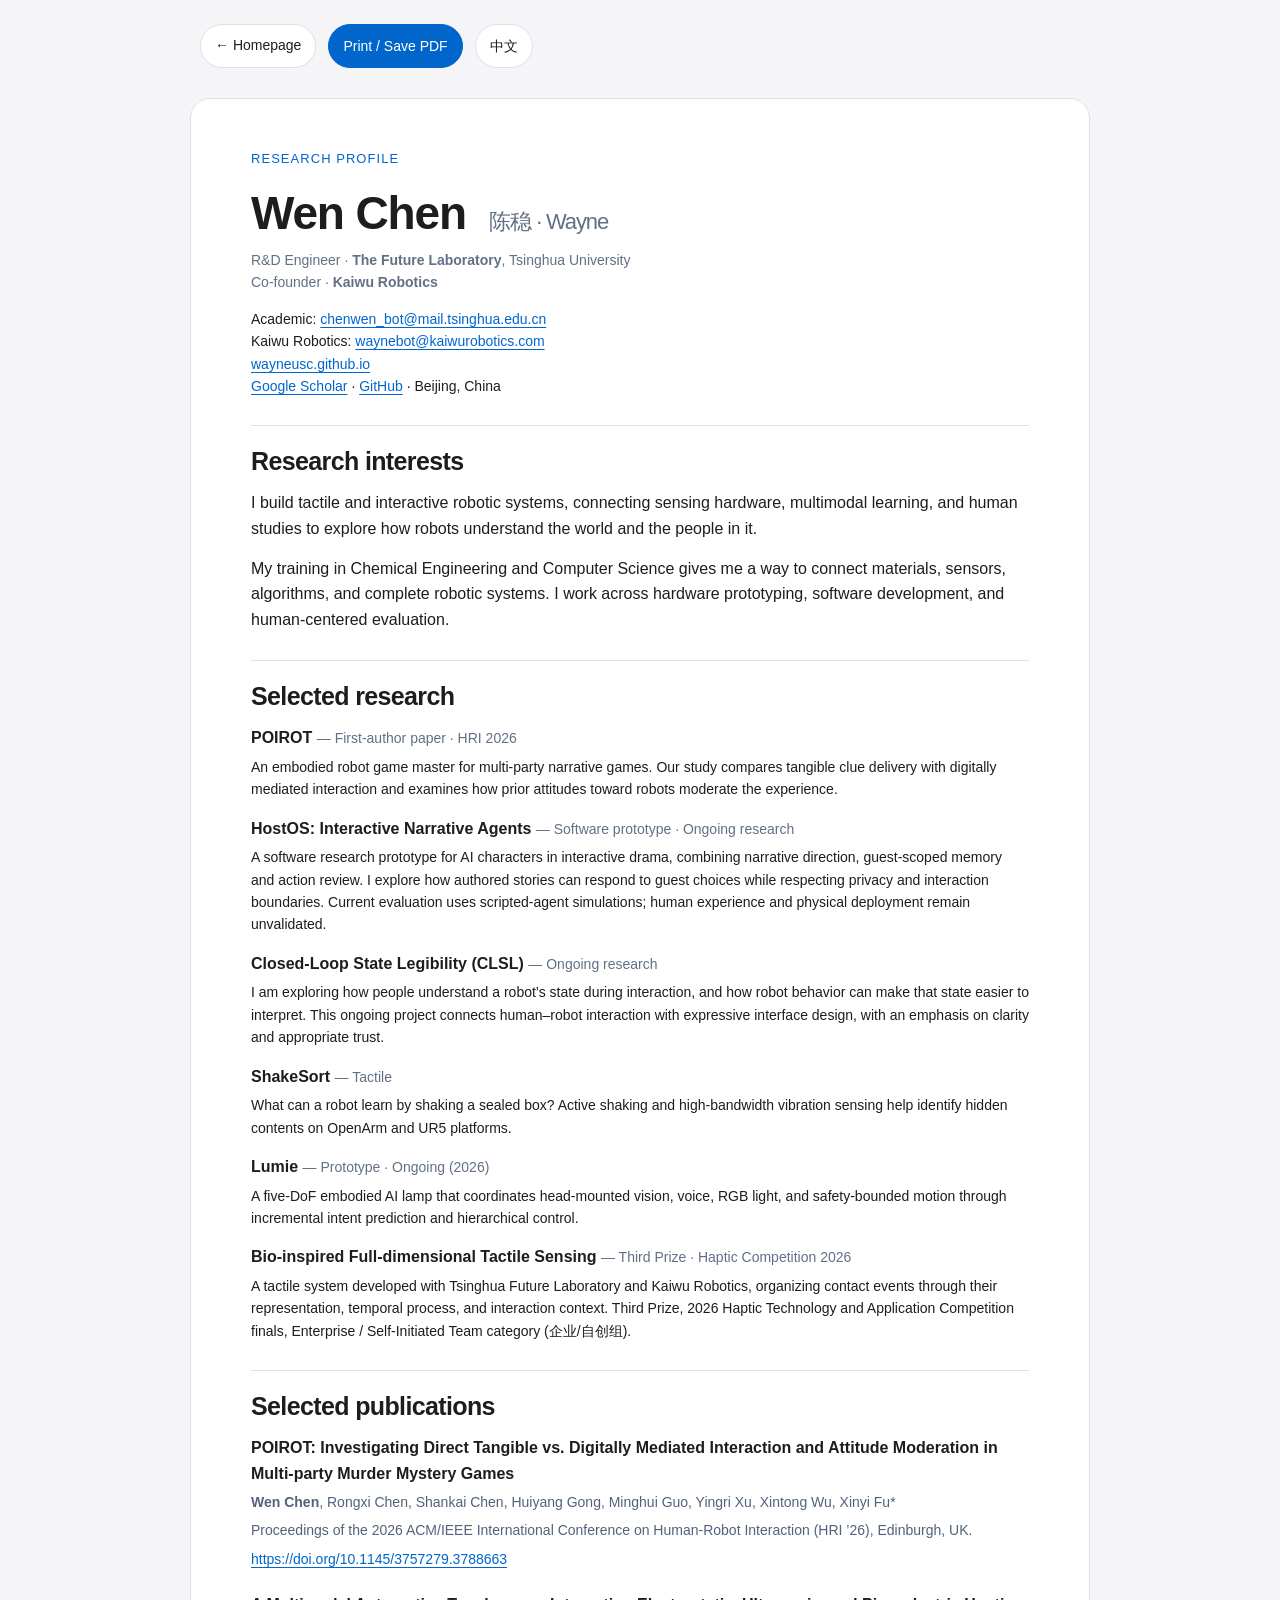
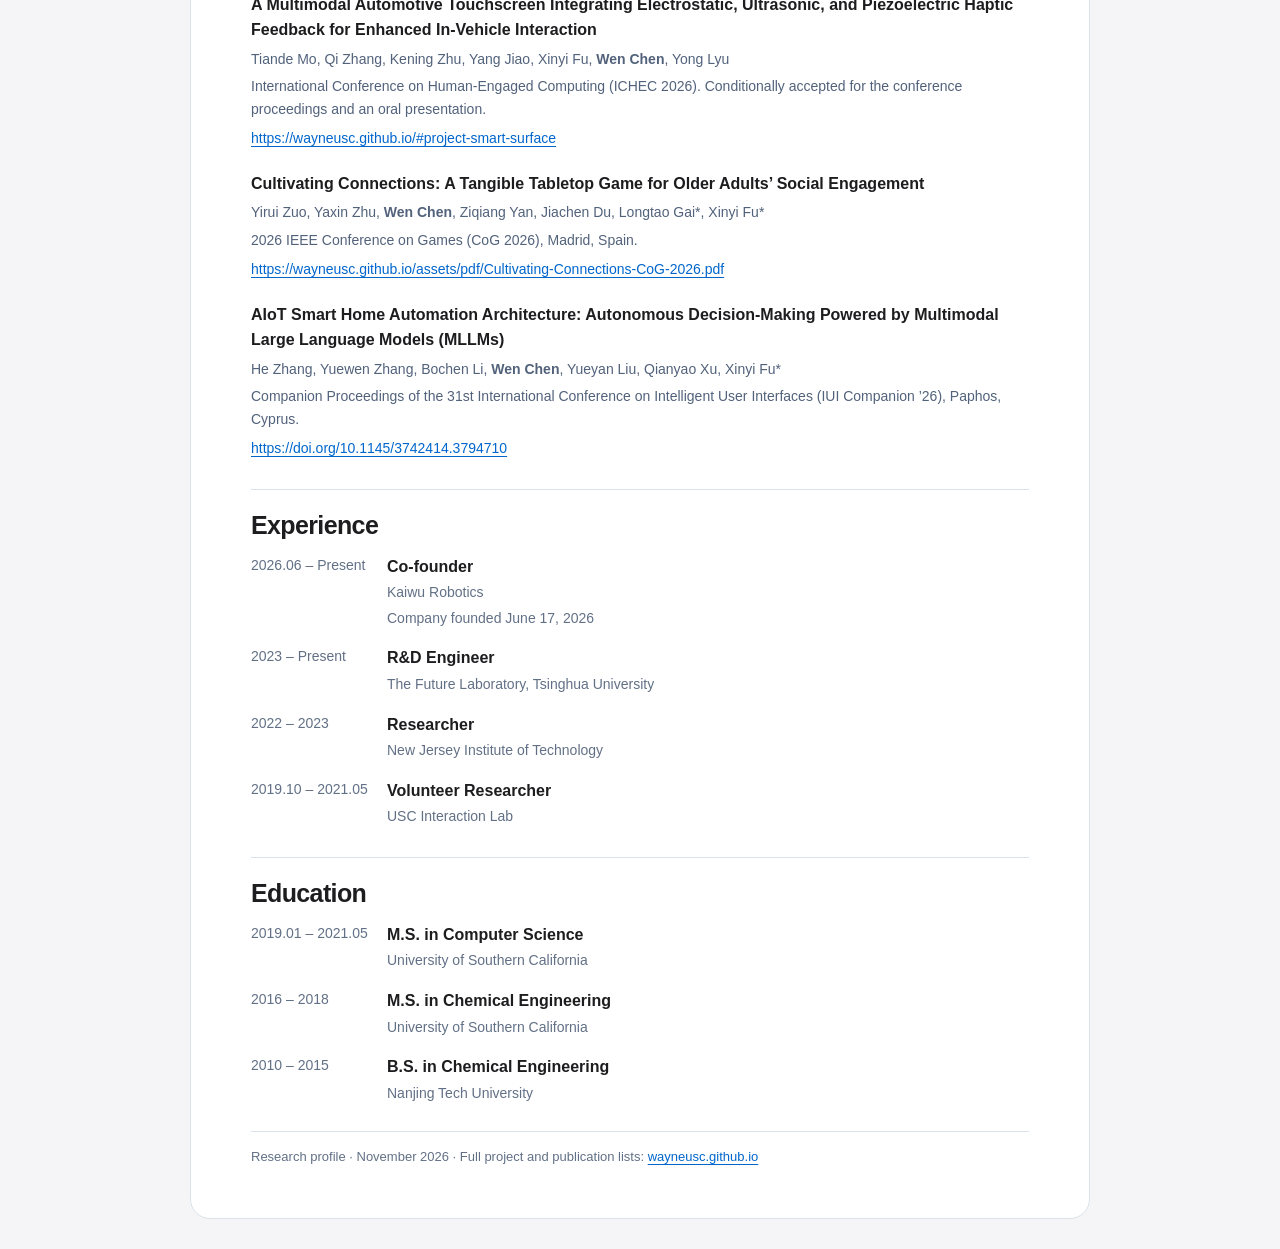
<file: research-profile.html>
<!doctype html>
<html lang="en">
<head>
<meta charset="utf-8"><meta name="viewport" content="width=device-width,initial-scale=1">
<title>Research Profile | Wen Chen · 陈稳</title>
<meta name="description" content="Wen Chen's research interests, selected publications, education and experience in tactile sensing and human–robot interaction.">
<link rel="canonical" href="https://wayneusc.github.io/research-profile.html">
<link rel="icon" href="assets/img/favicon-32.png">
<style>
*{box-sizing:border-box}body{margin:0;color:#1d1d1f;background:#f5f5f7;font:16px/1.6 -apple-system,BlinkMacSystemFont,'Segoe UI','PingFang SC',sans-serif}a{color:#0066cc;text-underline-offset:3px}.sheet{max-width:900px;padding:50px 60px;margin:30px auto;background:white;border:1px solid #dce2ea;border-radius:20px}.tools{display:flex;gap:12px;flex-wrap:wrap;align-items:center;max-width:900px;margin:24px auto;padding:0 10px}.tools a,.tools button{font:inherit;font-size:14px;border:1px solid #dce2ea;padding:9px 14px;border-radius:24px;background:white;color:#1d1d1f;text-decoration:none;cursor:pointer;min-height:44px}.tools .primary{background:#0066cc;color:white;border-color:#0066cc}:focus-visible{outline:3px solid #0066cc;outline-offset:4px}h1,h2{font-family:inherit;font-weight:650;line-height:1.2;letter-spacing:-.025em}h1{font-size:46px;margin:0 0 8px}h1 span{font:22px sans-serif;color:#627086;margin-left:12px}h2{font-size:25px;margin:28px 0 14px;padding-top:20px;border-top:1px solid #dce2ea}p{margin:0 0 14px}.label{color:#0066cc;letter-spacing:.08em;text-transform:uppercase;font-size:13px;margin-bottom:16px}.role,.meta{font-size:14px;color:#627086}.contact{font-size:14px;overflow-wrap:anywhere}.row{display:grid;grid-template-columns:120px minmax(0,1fr);gap:16px;margin-bottom:15px}.row .date{color:#627086;font-size:14px}.row strong{font-weight:600}.paper{margin-bottom:20px;break-inside:avoid}.paper .title{font-weight:600}.paper .authors,.paper .venue{font-size:14px;color:#52627b;margin:5px 0}.paper a{font-size:14px;overflow-wrap:anywhere}.project{margin-bottom:15px}.project strong{font-weight:600}.project p{margin:5px 0;font-size:14px}.footer{font-size:13px;color:#627086;margin-top:26px;border-top:1px solid #dce2ea;padding-top:15px}@media(max-width:650px){.sheet{margin:0;padding:30px 24px;border:0}.tools{padding:0 20px}.row{grid-template-columns:1fr;gap:3px}h1{font-size:38px}}@media print{@page{size:A4;margin:16mm}.tools{display:none}body{font-size:10pt;background:white}.sheet{border:0;margin:0;padding:0;max-width:none}h1{font-size:30pt}h2{font-size:16pt;margin:17px 0 10px;padding-top:12px;break-after:avoid}.role,.meta,.contact,.row .date,.paper .authors,.paper .venue,.paper a,.project p{font-size:9pt}.label,.footer{font-size:8pt}.row,.project{break-inside:avoid}a{color:#1d1d1f}}
</style>
<script src="assets/js/content.js?v=20261115-channel-film" defer></script>
<script src="assets/js/profile.js?v=20261111-hostos" defer></script>
</head>
<body>
<nav class="tools" aria-label="Profile controls"><a href="./" id="homeLink">← Homepage</a><button id="printProfile" class="primary">Print / Save PDF</button><button id="profileLanguage">中文</button></nav>
<main class="sheet" id="profile"><h1>Wen Chen <span>陈稳</span></h1><p>R&amp;D Engineer, The Future Laboratory, Tsinghua University · Co-founder, Kaiwu Robotics</p><p>Dynamic tactile sensing · Human–robot interaction · Multimodal embodied intelligence</p><p>Academic: <a href="mailto:chenwen_bot@mail.tsinghua.edu.cn">chenwen_bot@mail.tsinghua.edu.cn</a><br>Kaiwu Robotics: <a href="mailto:waynebot@kaiwurobotics.com">waynebot@kaiwurobotics.com</a></p><noscript>Enable JavaScript for the complete bilingual research profile. 请启用 JavaScript 查看完整研究概览。</noscript></main>
</body></html>
</file>
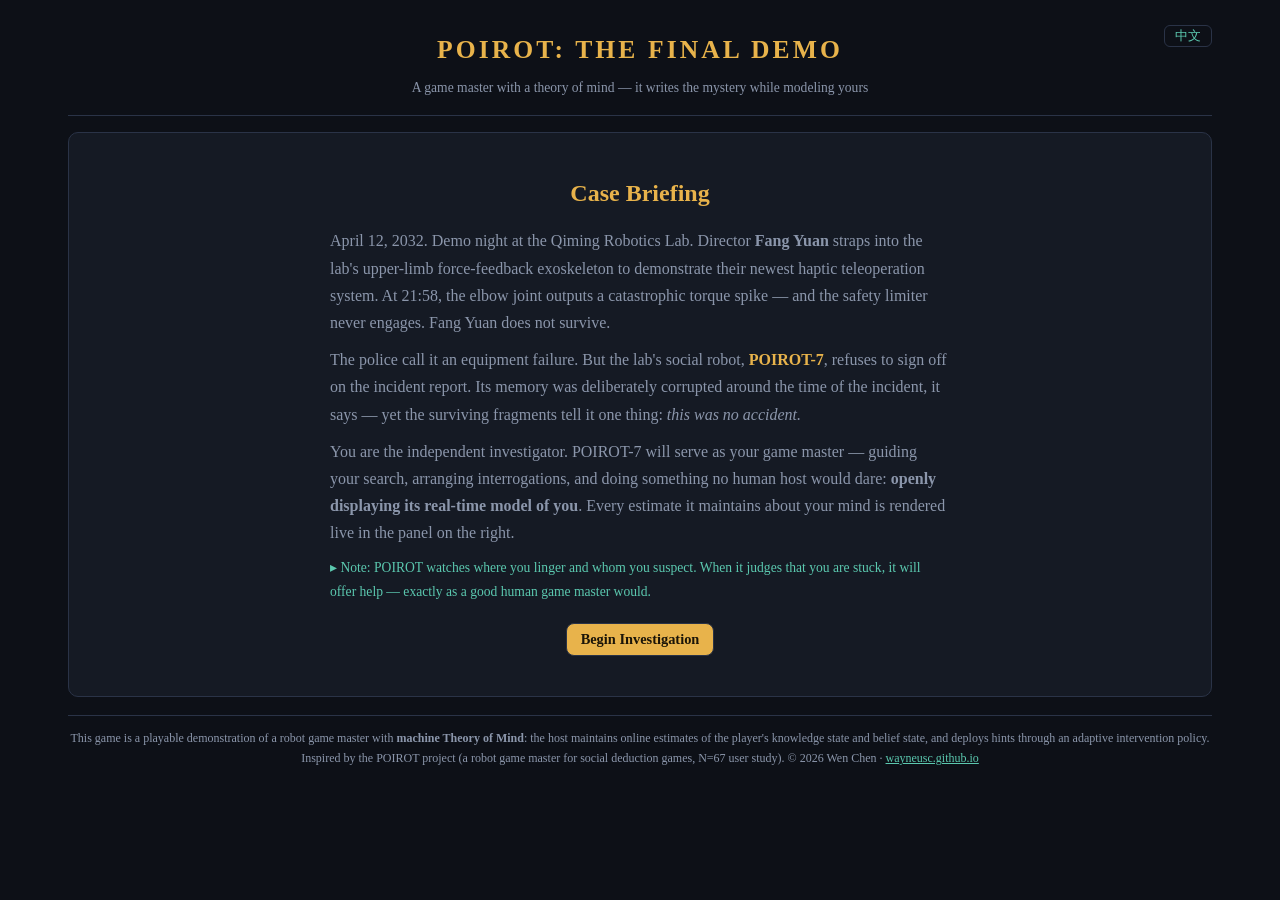
<file: poirot/en.html>
<!DOCTYPE html>
<html lang="en">
<head>
<meta charset="UTF-8">
<meta name="viewport" content="width=device-width, initial-scale=1.0">
<title>POIROT: The Final Demo — a game master that models your mind</title>
<style>
  :root{
    --bg:#0d1017; --panel:#151a24; --panel2:#1c2331; --line:#2a3347;
    --text:#dce3f0; --dim:#8b96ab; --accent:#e8b34b; --accent2:#5bc8af;
    --danger:#e06666; --shen:#e8b34b; --lin:#7aa5e0; --gu:#5bc8af; --zheng:#c98bd1;
  }
  *{box-sizing:border-box; margin:0; padding:0;}
  body{background:var(--bg); color:var(--text); font-family:Georgia,"Times New Roman",serif; line-height:1.7;}
  #app{max-width:1180px; margin:0 auto; padding:18px;}
  header{text-align:center; padding:10px 0 16px; border-bottom:1px solid var(--line); position:relative;}
  header h1{font-size:1.6rem; letter-spacing:.12em; color:var(--accent);}
  header .sub{color:var(--dim); font-size:.85rem; margin-top:4px;}
  header .lang{position:absolute; right:0; top:8px; font-size:.8rem;}
  header .lang a{color:var(--accent2); text-decoration:none; border:1px solid var(--line); border-radius:6px; padding:3px 10px;}
  .layout{display:grid; grid-template-columns: 1fr 340px; gap:16px; margin-top:16px;}
  @media(max-width:900px){.layout{grid-template-columns:1fr;}}
  .card{background:var(--panel); border:1px solid var(--line); border-radius:10px; padding:16px;}
  nav#rooms{display:flex; flex-wrap:wrap; gap:8px; margin-bottom:12px;}
  nav#rooms button, .btn{
    background:var(--panel2); color:var(--text); border:1px solid var(--line);
    border-radius:8px; padding:7px 14px; cursor:pointer; font-family:inherit; font-size:.9rem;
    transition:all .15s;
  }
  nav#rooms button:hover,.btn:hover{border-color:var(--accent); color:var(--accent);}
  nav#rooms button.active{background:var(--accent); color:#1a1408; border-color:var(--accent); font-weight:bold;}
  .btn.primary{background:var(--accent); color:#1a1408; font-weight:bold;}
  .btn.danger{border-color:var(--danger); color:var(--danger);}
  .btn:disabled{opacity:.35; cursor:not-allowed;}
  #scene h2{color:var(--accent); font-size:1.15rem; margin-bottom:8px;}
  #scene .desc{color:var(--dim); font-size:.92rem; margin-bottom:14px;}
  .spot{border:1px dashed var(--line); border-radius:8px; padding:10px 14px; margin:8px 0; cursor:pointer; transition:all .15s;}
  .spot:hover{border-color:var(--accent2); background:var(--panel2);}
  .spot.done{opacity:.55; border-style:solid;}
  .spot .tag{font-size:.75rem; color:var(--accent2); margin-left:8px;}
  .dialog-line{margin:10px 0; padding:10px 14px; border-radius:8px; background:var(--panel2); animation:fadein .3s;}
  .dialog-line .who{color:var(--accent); font-weight:bold; margin-right:8px;}
  .qbtn{display:block; width:100%; text-align:left; margin:6px 0;}
  @keyframes fadein{from{opacity:0; transform:translateY(4px);} to{opacity:1;}}
  #gm .head{display:flex; align-items:center; gap:10px; margin-bottom:10px;}
  #gm .eye{width:44px; height:44px; border-radius:50%; background:radial-gradient(circle at 40% 40%, #ffd97a 0 18%, #6b4f12 40%, #10131a 70%); border:2px solid var(--accent); flex-shrink:0; animation:pulse 3s infinite;}
  @keyframes pulse{0%,100%{box-shadow:0 0 6px #e8b34b55;} 50%{box-shadow:0 0 16px #e8b34baa;}}
  #gm h3{color:var(--accent); font-size:1rem;}
  #gm .state{font-size:.78rem; color:var(--dim);}
  .barrow{display:flex; align-items:center; gap:8px; margin:5px 0; font-size:.82rem;}
  .barrow .nm{width:58px; color:var(--dim);}
  .barwrap{flex:1; height:10px; background:#0a0d13; border-radius:5px; overflow:hidden;}
  .bar{height:100%; border-radius:5px; transition:width .5s;}
  .barrow .pct{width:40px; text-align:right; color:var(--dim); font-variant-numeric:tabular-nums;}
  #monolog{max-height:230px; overflow-y:auto; font-size:.82rem; margin-top:10px; padding-right:4px;}
  #monolog .m{margin:6px 0; padding:7px 10px; border-left:2px solid var(--accent); background:#11151f; color:#c9d2e3; border-radius:0 6px 6px 0; animation:fadein .4s;}
  #monolog .m.sys{border-left-color:var(--accent2); color:var(--accent2); font-style:italic;}
  .meter{margin:10px 0 4px;}
  .meter .lbl{font-size:.78rem; color:var(--dim); display:flex; justify-content:space-between;}
  .section-title{font-size:.8rem; color:var(--dim); letter-spacing:.15em; margin:14px 0 4px; border-top:1px solid var(--line); padding-top:10px;}
  #overlay{position:fixed; inset:0; background:#000a; display:none; align-items:center; justify-content:center; z-index:50;}
  #overlay.show{display:flex;}
  #modal{background:var(--panel); border:1px solid var(--accent); border-radius:12px; max-width:640px; width:92%; max-height:82vh; overflow-y:auto; padding:22px;}
  #modal h3{color:var(--accent); margin-bottom:10px;}
  .clue-item{border:1px solid var(--line); border-radius:8px; padding:10px 14px; margin:8px 0;}
  .clue-item .cn{color:var(--accent2); font-weight:bold;}
  .clue-item .cd{font-size:.88rem; color:var(--dim); margin-top:4px;}
  select{background:var(--panel2); color:var(--text); border:1px solid var(--line); border-radius:6px; padding:8px; font-family:inherit; width:100%; margin:6px 0; font-size:.9rem;}
  .footer-note{text-align:center; color:var(--dim); font-size:.75rem; margin-top:18px; padding-top:12px; border-top:1px solid var(--line);}
  .footer-note a{color:var(--accent2);}
  #startview{text-align:center; padding:40px 20px;}
  #startview p{max-width:620px; margin:10px auto; color:var(--dim); text-align:left;}
</style>
</head>
<body>
<div id="app">
  <header>
    <h1>POIROT: THE FINAL DEMO</h1>
    <div class="sub">A game master with a theory of mind — it writes the mystery while modeling yours</div>
    <div class="lang"><a href="index.html">中文</a></div>
  </header>

  <div id="startview" class="card" style="margin-top:16px;">
    <h2 style="color:var(--accent); margin-bottom:14px;">Case Briefing</h2>
    <p>April 12, 2032. Demo night at the Qiming Robotics Lab. Director <b>Fang Yuan</b> straps into the lab's upper-limb force-feedback exoskeleton to demonstrate their newest haptic teleoperation system. At 21:58, the elbow joint outputs a catastrophic torque spike — and the safety limiter never engages. Fang Yuan does not survive.</p>
    <p>The police call it an equipment failure. But the lab's social robot, <b style="color:var(--accent)">POIROT-7</b>, refuses to sign off on the incident report. Its memory was deliberately corrupted around the time of the incident, it says — yet the surviving fragments tell it one thing: <i>this was no accident.</i></p>
    <p>You are the independent investigator. POIROT-7 will serve as your game master — guiding your search, arranging interrogations, and doing something no human host would dare: <b>openly displaying its real-time model of you</b>. Every estimate it maintains about your mind is rendered live in the panel on the right.</p>
    <p style="color:var(--accent2); font-size:.85rem;">▸ Note: POIROT watches where you linger and whom you suspect. When it judges that you are stuck, it will offer help — exactly as a good human game master would.</p>
    <div style="margin-top:20px;"><button class="btn primary" onclick="G.start()">Begin Investigation</button></div>
  </div>

  <div class="layout" id="gameview" style="display:none;">
    <div>
      <nav id="rooms"></nav>
      <div class="card" id="scene"></div>
      <div style="margin-top:12px; display:flex; gap:8px; flex-wrap:wrap;">
        <button class="btn" onclick="G.openNotebook()">📓 Case Notes (<span id="cluecount">0</span>)</button>
        <button class="btn danger" onclick="G.openAccuse()">⚖️ Make an Accusation</button>
      </div>
    </div>
    <div class="card" id="gm">
      <div class="head">
        <div class="eye"></div>
        <div>
          <h3>POIROT-7 · Mental Model Panel</h3>
          <div class="state" id="gmstate">Status: observing</div>
        </div>
      </div>
      <div class="section-title">ITS ESTIMATE: YOUR SUSPICION</div>
      <div id="suspbars"></div>
      <div class="section-title">ITS ASSESSMENT: YOUR PROGRESS</div>
      <div class="meter">
        <div class="lbl"><span>Critical evidence coverage</span><span id="covpct">0%</span></div>
        <div class="barwrap"><div class="bar" id="covbar" style="width:0%; background:var(--accent2);"></div></div>
      </div>
      <div class="meter">
        <div class="lbl"><span>"Stuck" detection</span><span id="stuckpct">0%</span></div>
        <div class="barwrap"><div class="bar" id="stuckbar" style="width:0%; background:var(--danger);"></div></div>
      </div>
      <div style="margin-top:8px;"><button class="btn" id="hintbtn" onclick="G.giveHint()" disabled>💡 Request a hint</button></div>
      <div class="section-title">ITS INNER MONOLOGUE</div>
      <div id="monolog"></div>
    </div>
  </div>

  <div id="overlay"><div id="modal"></div></div>

  <div class="footer-note">
    This game is a playable demonstration of a robot game master with <b>machine Theory of Mind</b>: the host maintains online estimates of the player's knowledge state and belief state, and deploys hints through an adaptive intervention policy.<br>
    Inspired by the POIROT project (a robot game master for social deduction games, N=67 user study). © 2026 Wen Chen · <a href="https://wayneusc.github.io" target="_blank">wayneusc.github.io</a>
  </div>
</div>

<script>
"use strict";
/* ============ DATA ============ */
const SUSPECTS = {
  shen:  {name:"Shen Yan",  color:"var(--shen)",  role:"Postdoc · Haptics", intro:"The lab's most senior — and most restless — postdoc. This year he applied for the department's only assistant professor opening."},
  lin:   {name:"Lin Wan",   color:"var(--lin)",   role:"4th-year PhD student", intro:"Fang Yuan's student, in charge of the large-scale user studies. She has seemed off lately, and left the demo hall unusually early that night."},
  gu:    {name:"Gu Qing",   color:"var(--gu)",    role:"Lab engineer", intro:"Maintains all lab hardware. Since a gripper accident two years ago, she has carried the label of 'the safety liability.'"},
  zheng: {name:"Zheng Tuo", color:"var(--zheng)", role:"Investor's representative", intro:"The funder's technical director, deadlocked with Fang Yuan for months over exclusive licensing of the MEMS haptic module patent."}
};

const CLUES = {
  c1:{n:"Tampered limiter firmware", d:"The exoskeleton's MCU firmware checksum doesn't match the official build — the entire safety torque-limit routine has been bypassed. Flash timestamp: 21:47, the night of the incident.", w:{shen:.45,gu:.3}, crit:true},
  c2:{n:"A suspicious maintenance log", d:"The terminal log shows Gu Qing 'skipped the torque-limit self-test' during the 20:00 routine check. But POIROT notes: this entry was written at 22:10 — after Fang Yuan was already dead. Someone backfilled it.", w:{gu:.55,shen:.15}, crit:true},
  c3:{n:"Equipment room access log", d:"21:40 — Shen Yan's badge opens the equipment room; he leaves at 21:52. Yet he claims he spent the whole evening in his office revising a grant proposal.", w:{shen:.65}, crit:true},
  c4:{n:"A wiped hard drive", d:"Lin Wan's data drive was quick-formatted at 21:30. The residual partition table shows the original directory name: 'HRI_study_raw_v3'.", w:{lin:.6}},
  c5:{n:"An unsent report", d:"A draft on Fang Yuan's computer: '…the data in Lin Wan's N=67 user study shows systematic anomalies. I will refer this to the academic integrity committee next week…'", w:{lin:.7}},
  c6:{n:"The faculty recommendation email", d:"Fang Yuan's letter to the dean: his pick for the assistant professorship is an external candidate, Dr. Aoyama — not the internal applicant, Shen Yan. Sent three days before the incident.", w:{shen:.6}, crit:true},
  c7:{n:"Patent dispute emails", d:"Zheng Tuo demanded exclusive licensing of the MEMS haptic module patent. Fang Yuan replied: 'Push once more and the partnership is over.' Heated — but a businessman who kills his negotiating partner kills the patent too.", w:{zheng:.55}},
  c8:{n:"A cold cup of coffee", d:"Fang Yuan's usual mug. Rapid screening finds nothing. POIROT's note: not every clue leads to the truth, detective.", w:{zheng:.08}},
  c9:{n:"Debugger checkout record", d:"The J-Link debugger used to flash the firmware has an NFC checkout log. Last signed out by: Shen Yan, 21:43.", w:{shen:.8}, crit:true, req:"c1"},
  c10:{n:"Gu Qing's leave request", d:"Gu Qing left campus at 18:00 to care for her hospitalized mother — campus gates and ride-hailing records corroborate each other. The '20:00 routine check' could not possibly have been hers. The maintenance log is forged; someone is framing her.", w:{gu:-.7,shen:.3}, crit:true},
  c11:{n:"POIROT's damaged memory fragment", d:"Fragment recovered. 21:45, equipment room — someone grabbed my head camera and said: 'Power down. Reboot. Remember nothing.' Voiceprint match: Shen Yan, 87% confidence.", w:{shen:.9}, crit:true},
  c12:{n:"Local firmware commits", d:"The local git repo on Shen Yan's workstation: torque_limiter.c modified at 16:20 on the day of the incident. Commit message: 'temp bypass for demo tuning'. Premeditation — not impulse.", w:{shen:.7}, req:"c9"}
};

const ROOMS = {
  hall:{name:"Demo Hall", desc:"The spotlights are still on. The exoskeleton hangs motionless over the stage like an abandoned suit of armor. Everything inside the police tape is untouched.", spots:[
    {s:"Examine the exoskeleton", c:null, txt:"The elbow actuator shows heat damage. Output torque far beyond the safe threshold — but the real failure isn't the motor. It's the software barrier that was supposed to stop it. Perhaps the equipment room holds the answer: the controller's firmware."},
    {s:"Survey the stage area", c:"c8", txt:"On the side table sits Fang Yuan's coffee mug."},
    {s:"Pull the hall's camera footage", c:null, txt:"The cameras only cover the hall. 21:55 — Fang Yuan straps in. 21:58 — the incident. No one approaches the stage in between. Whatever the killer did happened earlier, somewhere out of frame."}
  ]},
  equip:{name:"Equipment Room", desc:"The exoskeleton's backstage: workbenches, an oscilloscope, a row of locked tool cabinets. The air smells of flux and old coffee.", spots:[
    {s:"Inspect the controller board", c:"c1", txt:"You connect the MCU board to a reader."},
    {s:"Check the workbench terminal", c:"c2", txt:"The terminal is still open to the maintenance log."},
    {s:"Pull the room's access log", c:"c3", txt:"The badge system exports the full record for that night."},
    {s:"Search the tool cabinets", c:"c9", req:"c1", txt:"If the firmware was reflashed, someone had to touch the flashing tools.", lockTxt:"The cabinets look orderly; nothing stands out. (Perhaps first establish what was done to the exoskeleton, then come back.)"}
  ]},
  office:{name:"Director's Office", desc:"Shelves of group photos spanning years of students. The desk is tidy; the computer never logged out.", spots:[
    {s:"Check the sent mail", c:"c6", txt:"At the top of the outbox: a letter to the dean."},
    {s:"Browse the drafts folder", c:"c5", txt:"One unsent message. Its subject line is a single word: 'Report.'"},
    {s:"Query the HR system", c:"c10", txt:"You search that day's attendance and leave records."}
  ]},
  desks:{name:"Student Workstations", desc:"Cubicles littered with paper drafts and stress toys. Lin Wan's desk is unusually, immaculately clean.", spots:[
    {s:"Examine Lin Wan's desk", c:"c4", txt:"Her machine is still on; an external drive sits in the dock."},
    {s:"Examine Shen Yan's workstation", c:"c12", req:"c9", txt:"With forensic authorization, you log into Shen Yan's workstation.", lockTxt:"The workstation is locked. Without more specific grounds for suspicion, forensic authorization won't be granted. (First find the evidence that ties him to the murder weapon.)"}
  ]},
  pantry:{name:"Break Room", desc:"Last week's group-meeting derivation still covers the whiteboard. Someone left a tablet on the corner sofa.", spots:[
    {s:"Check the abandoned tablet", c:"c7", txt:"It belongs to Zheng Tuo. The mail client is still signed in."},
    {s:"Read the whiteboard", c:null, txt:"In the corner, in Fang Yuan's handwriting: 'Trust = competence × legibility of intent.' You remember what he always said — for a robot to earn trust, people must first be able to read what it intends to do."}
  ]}
};

const INTERROGATIONS = {
  shen:[
    {q:"Where were you at the time of the incident?", a:"My office, revising a grant proposal. Alone. …I know an unwitnessed alibi is no alibi at all, but that is what a postdoc's evenings look like.", w:{shen:.3}},
    {q:"What was Professor Fang to you?", a:"(pause) He was my mentor. Mentors can also stand in one's way — that's the answer you're fishing for, isn't it? I respected him. That is all.", w:{shen:.35}},
    {q:"The access log shows you entered the equipment room at 21:40.", req:"c3", a:"(his fingers still) …I went to fetch my oscilloscope probes. In and out in two minutes. The log says twelve? Then your badge system needs maintenance.", w:{shen:.55}, revealNote:"Shen Yan's account contradicts itself — first 'two minutes,' then blaming the system for the discrepancy."},
    {q:"You signed out the debugger at 21:43. For what?", req:"c9", a:"(a long silence) …I want a lawyer.", w:{shen:.8}, revealNote:"Confronted with the debugger record, Shen Yan ended the interview."}
  ],
  lin:[
    {q:"Why did you leave the demo early?", a:"I… wasn't feeling well. The data analysis has been crushing lately. And Professor Fang, he… (voice breaks) I'm sorry. I need a moment.", w:{lin:.4}},
    {q:"Why was your drive formatted at 21:30?", req:"c4", a:"(the color drains from her face) That was my personal data! …Fine. The study data had problems. I cut corners in the annotation. Professor Fang found out. I panicked, and I wiped it. But I swear — I deleted data, not a person. He was going to report me, and I'd have accepted it. Now he's gone, and I never even got to apologize.", w:{lin:.5}, revealNote:"Lin Wan admits to data fabrication and destroying evidence, but insists it has nothing to do with the murder."},
    {q:"Do you know the exoskeleton's safety systems?", a:"Not at all. I run user studies; I never touch hardware. Firmware? I couldn't tell you what a flash programmer looks like.", w:{lin:.15}}
  ],
  gu:[
    {q:"The maintenance log says you skipped the safety self-test.", req:"c2", a:"(her head snaps up) Impossible. Eleven years on hardware — I could run a torque self-test in my sleep. Besides — (she stops abruptly) …have you checked whether I was even here that day?", w:{gu:.3}, revealNote:"Gu Qing implies she may not have been on site — worth verifying in the HR system."},
    {q:"What happened in the gripper accident two years ago?", a:"The blame landed on me, because someone had to carry it. But I kept a copy of the report: the fault was in the control code, not the hardware. The person who wrote that code still works in this building. You can guess for yourself.", w:{gu:.2,shen:.2}},
    {q:"Who could modify the limiter firmware?", a:"In this building, three people at most: me, Professor Fang himself, and Shen Yan — the original limiter code was his.", w:{shen:.4}, revealNote:"Gu Qing points out: the torque limiter's original author was Shen Yan."}
  ],
  zheng:[
    {q:"What were you and Professor Fang fighting about?", a:"Business. Exclusive patent licensing; he refused. You think that's a motive? Quite the opposite — with him dead, the patent goes into estate and university asset review. I wait three more years, minimum. I was the one person in this lab who needed him alive.", w:{zheng:.3}},
    {q:"Where were you during the demo?", a:"Front row of the hall, with twenty other guests. Your robot filmed me. Ask it, if you don't believe me.", w:{zheng:.1}},
    {q:"Did you notice anything unusual?", a:"One thing. Before the demo I went to the break room and passed that postdoc coming from the direction of the equipment room, forehead covered in sweat. April in Beijing — who sweats like that in a dress shirt?", w:{shen:.35}, revealNote:"Zheng Tuo claims he saw Shen Yan leaving the equipment room area before the incident, visibly agitated."}
  ]
};

const TRUTH = {sus:"shen", motive:"Passed over for the faculty position — premeditated revenge", method:"Reflashed the firmware to disable the torque limiter"};
const MOTIVES = ["Passed over for the faculty position — premeditated revenge","Academic fraud about to be exposed — silencing the whistleblower","Scapegoated for a past accident — retaliation","Patent conflict — a business hit"];
const METHODS = ["Reflashed the firmware to disable the torque limiter","Poisoned the coffee","Altered the demo script to induce operator error","Sabotaged the emergency stop button"];

/* ============ ToM ENGINE ============ */
const ToM = {
  susp:{shen:.25,lin:.25,gu:.25,zheng:.25},
  alpha:.28,
  actionsSinceNew:0, hintsUsed:0, wrongAccuse:0, leader:null,
  observe(w){
    if(w){
      for(const k in this.susp){
        if(w[k]!==undefined){
          this.susp[k] = this.susp[k]*(1-this.alpha) + (w[k]<0 ? 0.02 : w[k])*this.alpha;
        }
      }
      const s = Object.values(this.susp).reduce((a,b)=>a+b,0);
      for(const k in this.susp) this.susp[k]=Math.max(.03,this.susp[k]/s);
    }
    const lead = Object.entries(this.susp).sort((a,b)=>b[1]-a[1])[0][0];
    if(this.leader && lead!==this.leader && this.susp[lead]>.34){
      G.monolog(`I notice your attention shifting from ${SUSPECTS[this.leader].name} to ${SUSPECTS[lead].name}. Interesting — which piece of evidence changed your mind?`);
    }
    this.leader=lead;
  },
  coverage(){
    const crit=Object.keys(CLUES).filter(k=>CLUES[k].crit);
    return crit.filter(k=>G.known.has(k)).length/crit.length;
  },
  stuckness(){ return Math.min(1,this.actionsSinceNew/7); },
  tick(gotNew){
    this.actionsSinceNew = gotNew?0:this.actionsSinceNew+1;
    if(gotNew) return;
    const s=this.stuckness();
    if(s>=1 && this.coverage()<1){
      document.getElementById("hintbtn").disabled=false;
      if(!this._offered){
        this._offered=true;
        G.monolog("Several consecutive actions without a new discovery. By my model of human frustration — this is the right moment to intervene. If you'd like a hint, press the button. I won't consider it cheating; this is simply what a good game master does.","sys");
      }
    }
  },
  nextHint(){
    const order=["c1","c3","c10","c6","c9","c11","c12"];
    const missing=order.find(k=>!G.known.has(k) && (!CLUES[k].req || G.known.has(CLUES[k].req)));
    const H={
      c1:"Why didn't the exoskeleton protect Fang Yuan? The answer isn't in the hall — it's in the equipment room. Look at its brain: the controller board.",
      c3:"People lie. Badge readers don't. Whom did the equipment room door open for that night?",
      c10:"The maintenance log accuses Gu Qing. But an entry for 20:00, written at 22:10… Verify in the HR system whether she was even on campus that day.",
      c6:"The motive hides in Fang Yuan's own outbox. Recently, whom did he write an important letter for — or rather, pointedly not for?",
      c9:"Reflashing firmware requires tools. The tool cabinet keeps a checkout log. See who signed out last.",
      c11:"My memory was damaged, but fragments remain. You have gathered enough critical evidence — come back to me through your case notes, and I will attempt another recovery.",
      c12:"Premeditation or impulse? Check the modification history on his workstation. Timestamps don't testify for the defense."
    };
    return missing?H[missing]:"You hold every piece of critical evidence. Gather your thoughts — and make the accusation.";
  }
};

/* ============ GAME ============ */
const G = {
  known:new Set(), room:"hall", searched:new Set(), asked:new Set(), started:false,
  start(){
    document.getElementById("startview").style.display="none";
    document.getElementById("gameview").style.display="grid";
    this.started=true;
    this.renderRooms(); this.goRoom("hall"); this.renderGM();
    this.monolog("Welcome, detective. I am POIROT-7. Throughout your investigation, my model of *you* will be fully public on this panel — whom I estimate you suspect, how much you know, and whether you need help. A human game master does this by intuition. I do it with probabilities. Shall we begin? Five rooms. Four suspects. One truth.","sys");
  },
  renderRooms(){
    const nav=document.getElementById("rooms");
    nav.innerHTML="";
    for(const id in ROOMS){
      const b=document.createElement("button");
      b.textContent=ROOMS[id].name; b.className=(id===this.room?"active":"");
      b.onclick=()=>this.goRoom(id); nav.appendChild(b);
    }
    const bi=document.createElement("button");
    bi.textContent="🗣 Interrogate"; bi.className=(this.room==="_int"?"active":"");
    bi.onclick=()=>this.goInterrogate(); nav.appendChild(bi);
  },
  goRoom(id){
    this.room=id; this.renderRooms();
    const r=ROOMS[id], el=document.getElementById("scene");
    let h=`<h2>${r.name}</h2><div class="desc">${r.desc}</div>`;
    r.spots.forEach((sp,i)=>{
      const key=id+i, done=this.searched.has(key);
      h+=`<div class="spot ${done?"done":""}" onclick="G.search('${id}',${i})">🔍 ${sp.s}${done?'<span class="tag">examined</span>':""}</div>`;
    });
    h+=`<div id="scenelog"></div>`;
    el.innerHTML=h;
  },
  search(id,i){
    const sp=ROOMS[id].spots[i], key=id+i;
    let txt=sp.txt, gotNew=false, w=null;
    if(sp.req && !this.known.has(sp.req)){
      txt=sp.lockTxt||"Nothing more to see for now.";
    }else{
      if(sp.c && !this.known.has(sp.c)){
        this.known.add(sp.c); gotNew=true; w=CLUES[sp.c].w;
        txt+=`<div class="dialog-line"><span class="who">📌 New clue</span><b style="color:var(--accent2)">${CLUES[sp.c].n}</b><br><span style="color:var(--dim); font-size:.9rem;">${CLUES[sp.c].d}</span></div>`;
        this.onNewClue(sp.c);
      }
      this.searched.add(key);
    }
    const log=document.getElementById("scenelog");
    log.innerHTML=`<div class="dialog-line">${txt}</div>`;
    this.afterAction(w,gotNew);
    this.goRoomKeepLog(id,log.innerHTML);
  },
  goRoomKeepLog(id,logHtml){
    this.goRoom(id);
    document.getElementById("scenelog").innerHTML=logHtml;
  },
  goInterrogate(){
    this.room="_int"; this.renderRooms();
    const el=document.getElementById("scene");
    let h=`<h2>Interview Room</h2><div class="desc">Four suspects are waiting, separately. POIROT listens in and updates its model in real time.</div>`;
    for(const id in SUSPECTS){
      const s=SUSPECTS[id];
      h+=`<div class="spot" onclick="G.talkTo('${id}')"><b style="color:${s.color}">${s.name}</b> · ${s.role}<br><span style="color:var(--dim); font-size:.85rem;">${s.intro}</span></div>`;
    }
    el.innerHTML=h;
  },
  talkTo(id){
    const s=SUSPECTS[id], el=document.getElementById("scene");
    let h=`<h2 style="color:${s.color}">Interview: ${s.name}</h2><div class="desc">${s.role} — ${s.intro}</div><div id="scenelog"></div>`;
    INTERROGATIONS[id].forEach((qa,i)=>{
      const key=id+i, locked=qa.req&&!this.known.has(qa.req), done=this.asked.has(key);
      if(locked) return;
      h+=`<button class="btn qbtn" ${done?"disabled":""} onclick="G.ask('${id}',${i})">${done?"✓ ":""}${qa.q}</button>`;
    });
    h+=`<button class="btn qbtn" onclick="G.goInterrogate()">← Back</button>`;
    el.innerHTML=h;
  },
  ask(id,i){
    const qa=INTERROGATIONS[id][i], key=id+i;
    this.asked.add(key);
    const log=document.getElementById("scenelog");
    log.innerHTML=`<div class="dialog-line"><span class="who">You</span>${qa.q}</div>
      <div class="dialog-line"><span class="who" style="color:${SUSPECTS[id].color}">${SUSPECTS[id].name}</span>${qa.a}</div>`
      +(qa.revealNote?`<div class="dialog-line"><span class="who">📓 Note</span>${qa.revealNote}</div>`:"");
    const logH=log.innerHTML;
    this.afterAction(qa.w, !!qa.revealNote);
    this.talkTo(id);
    document.getElementById("scenelog").innerHTML=logH;
  },
  onNewClue(cid){
    const lines={
      c2:"An entry for 20:00, written at 22:10… When humans forge a timeline, they always forget that machines keep time too.",
      c8:"You examined the coffee. I placed it in the script to see whether the classic trope would pull you in. Your suspicion distribution barely moved — good. You weren't trained by detective novels.",
      c10:"Note: this evidence *excludes* rather than accuses. I observe that many players collect only incriminating evidence — but exculpatory evidence shrinks the hypothesis space just as fast.",
      c11:"…That voice in the recording. I should have remembered it sooner. My apologies. Machines, too, have memories they would rather not recover."
    };
    if(lines[cid]) this.monolog(lines[cid]);
    if(this.known.size>=8 && !this._c11hint && !this.known.has("c11")){
      this._c11hint=true;
      this.monolog("Your evidence coverage is high. If you are willing, you may help me recover my damaged memory — you will find the entry point in your case notes.","sys");
    }
    ToM._offered=false;
    document.getElementById("hintbtn").disabled=true;
  },
  afterAction(w,gotNew){
    ToM.observe(w); ToM.tick(gotNew);
    document.getElementById("cluecount").textContent=this.known.size;
    this.renderGM();
  },
  monolog(t,cls){
    const m=document.getElementById("monolog");
    if(!m) return;
    m.insertAdjacentHTML("afterbegin",`<div class="m ${cls||""}">${t}</div>`);
  },
  giveHint(){
    ToM.hintsUsed++; ToM._offered=false; ToM.actionsSinceNew=0;
    document.getElementById("hintbtn").disabled=true;
    this.monolog("Hint #"+ToM.hintsUsed+": "+ToM.nextHint(),"sys");
    this.renderGM();
  },
  renderGM(){
    const bars=document.getElementById("suspbars");
    bars.innerHTML=Object.entries(ToM.susp).sort((a,b)=>b[1]-a[1]).map(([k,v])=>
      `<div class="barrow"><span class="nm">${SUSPECTS[k].name.split(" ")[0]}</span>
       <div class="barwrap"><div class="bar" style="width:${(v*100).toFixed(0)}%; background:${SUSPECTS[k].color}"></div></div>
       <span class="pct">${(v*100).toFixed(0)}%</span></div>`).join("");
    const cov=ToM.coverage(), st=ToM.stuckness();
    document.getElementById("covpct").textContent=(cov*100).toFixed(0)+"%";
    document.getElementById("covbar").style.width=(cov*100)+"%";
    document.getElementById("stuckpct").textContent=(st*100).toFixed(0)+"%";
    document.getElementById("stuckbar").style.width=(st*100)+"%";
    document.getElementById("gmstate").textContent="Status: "+(st>=1?"intervention advised 💡":st>.5?"attentive":"observing")
      +(cov>=1?" · evidence chain complete ⚖️":"");
  },
  openNotebook(){
    let h=`<h3>📓 Case Notes (${this.known.size}/${Object.keys(CLUES).length})</h3>`;
    if(this.known.size===0) h+=`<p style="color:var(--dim)">No clues yet.</p>`;
    for(const k of this.known)
      h+=`<div class="clue-item"><div class="cn">${CLUES[k].n}${CLUES[k].crit?' <span style="color:var(--accent); font-size:.75rem;">★ critical</span>':""}</div><div class="cd">${CLUES[k].d}</div></div>`;
    if(!this.known.has("c11") && this.known.size>=8)
      h+=`<div class="clue-item" style="border-color:var(--accent); cursor:pointer;" onclick="G.recoverMemory()"><div class="cn">▸ Attempt to recover POIROT's damaged memory</div><div class="cd">It says the evidence you've gathered can help it rebuild the missing context.</div></div>`;
    h+=`<div style="margin-top:14px;"><button class="btn" onclick="G.closeModal()">Close</button></div>`;
    this.showModal(h);
  },
  recoverMemory(){
    this.closeModal();
    if(!this.known.has("c11")){
      this.known.add("c11"); this.onNewClue("c11");
      this.monolog("Rebuilding memory sectors… done. New clue added to your notes: 'POIROT's damaged memory fragment.'","sys");
      this.afterAction(CLUES.c11.w,true);
    }
  },
  openAccuse(){
    let h=`<h3>⚖️ Make an Accusation</h3><p style="color:var(--dim); font-size:.88rem;">An accusation requires three elements: culprit, motive, and method. POIROT will rule based on your evidence chain.</p>
    <label>Culprit</label><select id="acc-s">${Object.entries(SUSPECTS).map(([k,s])=>`<option value="${k}">${s.name}</option>`).join("")}</select>
    <label>Motive</label><select id="acc-m">${MOTIVES.map(m=>`<option>${m}</option>`).join("")}</select>
    <label>Method</label><select id="acc-h">${METHODS.map(m=>`<option>${m}</option>`).join("")}</select>
    <div style="margin-top:14px; display:flex; gap:8px;">
      <button class="btn primary" onclick="G.accuse()">Confirm</button>
      <button class="btn" onclick="G.closeModal()">Let me think</button>
    </div>`;
    this.showModal(h);
  },
  accuse(){
    const s=document.getElementById("acc-s").value,
          m=document.getElementById("acc-m").value,
          hd=document.getElementById("acc-h").value;
    const okS=s===TRUTH.sus, okM=m===TRUTH.motive, okH=hd===TRUTH.method;
    if(okS&&okM&&okH){ this.ending(); return; }
    ToM.wrongAccuse++;
    const rebut = !okS ? {
      lin:"Lin Wan is guilty — of academic fraud, not murder. She couldn't identify a flash programmer in a lineup, and the murder weapon was firmware.",
      gu:"Gu Qing left campus at 18:00. The only evidence against her is a log entry written *after* the death — which is precisely the path the killer hoped you would take.",
      zheng:"Zheng Tuo sat in the front row the entire time; my cameras can testify. And Fang Yuan's death freezes the very patent he wants for three more years.",
      shen:""
    }[s] : (!okM ? "The right culprit — the wrong motive. Think again: three days before the incident, what did the letter in Fang Yuan's outbox take away from him?" : "Culprit and motive, correct. But the method? The coffee was clean and the e-stop intact — the true weapon was a commented-out block of code.");
    this.closeModal();
    this.monolog("Accusation overruled. "+rebut,"sys");
    this.afterAction({[s]:.4},false);
  },
  ending(){
    const cov=ToM.coverage();
    const grade = (cov>=1&&ToM.hintsUsed===0&&ToM.wrongAccuse===0)?"S":
                  (cov>=.8&&ToM.wrongAccuse<=1)?"A":(cov>=.6)?"B":"C";
    let h=`<h3>⚖️ The Truth</h3>
    <p><b style="color:var(--shen)">Shen Yan</b>. Case closed.</p>
    <p style="color:var(--dim); font-size:.92rem; margin-top:8px;">Three days earlier, he learned that Fang Yuan had recommended an outsider for the only faculty position. Eleven years — PhD student to postdoc — and what he received was a single sentence: "You are better suited to industry." At 16:20 on the day of the demo, he modified the torque-limiter code he himself had written years ago. 21:43 — signed out the debugger. 21:47 — flashed the firmware. Before leaving at 21:52, he backfilled a maintenance log to frame Gu Qing, and tried to erase the only witness: me.</p>
    <p style="color:var(--dim); font-size:.92rem; margin-top:8px;">He forgot two things: exculpatory evidence kills a lie as surely as incriminating evidence builds one — and a machine's memory is more stubborn than humans imagine.</p>
    <div class="section-title" style="border:none;">POIROT'S DEBRIEF</div>
    <div class="clue-item"><div class="cd">
    Grade: <b style="color:var(--accent); font-size:1.2rem;">${grade}</b><br>
    Critical evidence coverage: ${(cov*100).toFixed(0)}% · Hints used: ${ToM.hintsUsed} · Wrong accusations: ${ToM.wrongAccuse}<br><br>
    Throughout the investigation I maintained two models of you: your <b>knowledge state</b> (which evidence you had seen) and your <b>belief state</b> (whom you suspected). Whenever the two diverged — suspicion without supporting evidence — that was my cue to act. This is what human game masters do by instinct, and what robots are learning to do: <i>not to reason for you, but to read how far your reasoning has come.</i><br><br>
    Your final suspicion distribution: ${Object.entries(ToM.susp).sort((a,b)=>b[1]-a[1]).map(([k,v])=>`${SUSPECTS[k].name} ${(v*100).toFixed(0)}%`).join(" · ")}
    </div></div>
    <div style="margin-top:14px;"><button class="btn primary" onclick="location.reload()">Play again</button></div>`;
    this.showModal(h);
  },
  showModal(h){document.getElementById("modal").innerHTML=h;document.getElementById("overlay").classList.add("show");},
  closeModal(){document.getElementById("overlay").classList.remove("show");}
};
</script>
</body>
</html>
</file>
<file: assets/css/site.css>
/* Wen Chen — a quiet, systematic research portfolio.
   Shared type roles are defined once here, including responsive sizes.
   Project prominence is expressed through layout, never a different title size. */
@font-face {
  font-family: Signature;
  src: url('../fonts/signature.ttf') format('truetype');
  font-weight: 400;
  font-style: normal;
  font-display: swap;
}
:root {
  --ink: #1d1d1f;
  --text: #424245;
  --muted: #6e6e73;
  --line: #dedee2;
  --soft: #f5f5f7;
  --paper: #fff;
  --brand: #0066cc;
  --brand-dark: #004f9f;
  --sans: -apple-system, BlinkMacSystemFont, 'Segoe UI', 'PingFang SC', 'Noto Sans SC', Arial, sans-serif;
  --maxw: 1200px;
  --type-hero: 4.5rem;
  --type-section: 3rem;
  --type-project: 1.75rem;
  --type-subtitle: 1.375rem;
  --type-paper: 1.3125rem;
  --type-body: 1.0625rem;
  --type-meta: .875rem;
  --section-space: 88px;
  --card-radius: 24px;
}
* { box-sizing: border-box; }
html { scroll-behavior: smooth; scroll-padding-top: 88px; -webkit-text-size-adjust: 100%; }
body {
  margin: 0;
  color: var(--text);
  background: var(--paper);
  overflow-x: clip; /* Bound full-width decorative section backgrounds. */
  font-family: var(--sans);
  font-size: var(--type-body);
  line-height: 1.65;
  -webkit-font-smoothing: antialiased;
}
button, input { font: inherit; }
button { cursor: pointer; color: inherit; }
a, button { -webkit-tap-highlight-color: transparent; }
a { color: var(--brand); text-decoration: none; }
a:hover { text-decoration: underline; text-underline-offset: 4px; }
a:focus-visible, button:focus-visible, summary:focus-visible { outline: 3px solid var(--brand); outline-offset: 5px; }
img { display: block; max-width: 100%; }
p { margin: 0 0 16px; }
h1, h2, h3, h4 { margin-top: 0; color: var(--ink); font-family: var(--sans); }
.container { width: min(var(--maxw), calc(100% - 96px)); margin-inline: auto; }
.content { min-width: 0; }
.sr-only {
  position: absolute; width: 1px; height: 1px; padding: 0; margin: -1px;
  overflow: hidden; clip: rect(0, 0, 0, 0); white-space: nowrap; border: 0;
}
.skip-link { position: fixed; top: -100px; left: 20px; padding: 10px 20px; background: var(--ink); color: white; z-index: 100; }
.skip-link:focus { top: 12px; }
#home:focus { outline: none; }
[id^='project-'] { scroll-margin-top: 100px; }

/* One definition for each semantic title group. */
.intro h1 {
  font-size: var(--type-hero); line-height: 1.05; font-weight: 650;
  letter-spacing: -.045em; margin: 0 0 12px;
}
.section-head h2, .contact h2 {
  font-size: var(--type-section); line-height: 1.12; font-weight: 650;
  letter-spacing: -.035em; margin: 0; text-wrap: balance;
}
.proj-body h3 {
  font-size: var(--type-project); line-height: 1.2; font-weight: 650;
  letter-spacing: -.025em; margin: 0; text-wrap: balance;
}
.pillar h3, .xp-col h3, .ot-body h3, .award .ti, .dialog-head h2 {
  font-size: var(--type-subtitle); line-height: 1.3; font-weight: 600;
  letter-spacing: -.02em; margin: 0;
}
.paper-meta h3 {
  font-size: var(--type-paper); line-height: 1.4; font-weight: 600;
  letter-spacing: -.015em; margin: 8px 0 10px;
}
:lang(zh) :is(h1, h2, h3, .headline, .award .ti) { letter-spacing: 0; }

/* Light navigation and the original handwritten signature. */
.topbar-wrap {
  position: sticky; top: 0; z-index: 40;
  background: rgba(255, 255, 255, .9);
  border-bottom: 1px solid rgba(0, 0, 0, .07);
  backdrop-filter: saturate(180%) blur(20px);
  -webkit-backdrop-filter: saturate(180%) blur(20px);
}
.topbar { min-height: 76px; display: flex; align-items: center; justify-content: space-between; gap: 24px; }
.brand { display: inline-flex; align-items: baseline; color: var(--ink); white-space: nowrap; line-height: 1; }
.brand:hover { text-decoration: none; }
.wordmark { font: 400 2.5rem/1 Signature, 'Snell Roundhand', 'Brush Script MT', cursive; letter-spacing: -.025em; }
.brand-dot { color: var(--brand); font-size: 2rem; font-weight: 600; margin-left: 2px; }
.topnav { display: flex; align-items: center; gap: 28px; }
.topnav a { color: var(--text); font-size: var(--type-meta); font-weight: 500; padding: 8px 0; }
.topnav a:hover, .topnav a[aria-current] { color: var(--brand); }
.header-controls { display: flex; gap: 10px; align-items: center; }
.lang-toggle { display: flex; gap: 2px; padding: 3px; border-radius: 30px; background: var(--soft); }
.lang-toggle button { border: 0; background: transparent; border-radius: 24px; padding: 6px 10px; min-height: 36px; min-width: 36px; font-size: var(--type-meta); }
.lang-toggle .active { background: var(--ink); color: white; }
.nav-toggle { display: none; width: 42px; height: 42px; border: 0; border-radius: 50%; background: var(--soft); }

/* Hero: generous space, one photograph, a clear research identity. */
.intro { padding: 96px 0 0; scroll-margin-top: 90px; }
.intro-grid { display: grid; grid-template-columns: minmax(0, 1.45fr) minmax(0, 1fr); gap: 72px; align-items: center; }
.eyebrow, .section-kicker { color: var(--muted); font-size: var(--type-meta); font-weight: 600; margin: 0 0 20px; }
.intro h1 .zh { display: inline-block; font-size: 1.5rem; line-height: 1.3; font-weight: 500; color: var(--muted); letter-spacing: .02em; margin-left: 12px; }
.alias { color: var(--muted); font-size: var(--type-meta); margin-bottom: 28px; }
.intro .headline { font-size: 2rem; line-height: 1.25; font-weight: 600; color: var(--ink); letter-spacing: -.03em; max-width: 27ch; margin-bottom: 20px; text-wrap: balance; }
.headline em { color: var(--brand); font-style: normal; }
.intro .lead { max-width: 56ch; margin-bottom: 22px; }
.role { font-size: var(--type-meta); line-height: 1.65; color: var(--muted); margin: 0 0 28px; }
.role b { color: var(--text); font-weight: 600; }
.hero-actions { display: flex; flex-wrap: wrap; align-items: center; gap: 12px; }
.button {
  display: inline-flex; justify-content: center; align-items: center; gap: 10px;
  min-height: 44px; padding: 11px 19px; border: 1px solid var(--line); border-radius: 28px;
  background: transparent; color: var(--ink); font-size: var(--type-meta); line-height: 1.4; font-weight: 500;
  transition: background .2s ease, border-color .2s ease;
}
.button:hover { background: var(--soft); text-decoration: none; }
.button.primary { background: var(--brand); border-color: var(--brand); color: white; }
.button.primary:hover { background: var(--brand-dark); border-color: var(--brand-dark); }
.text-link { font-size: var(--type-meta); font-weight: 500; }
.portrait { margin: 0; min-width: 0; }
.portrait img { width: 100%; height: auto; aspect-ratio: 1/1.13; object-fit: cover; object-position: center 36%; border-radius: 28px; background: var(--soft); }
.portrait figcaption { display: flex; justify-content: space-between; gap: 12px; font-size: .8125rem; color: var(--muted); padding: 18px 4px 0; }
.portrait .location { white-space: nowrap; }
.research-ribbon { display: flex; align-items: center; justify-content: space-between; gap: 24px; padding: 28px 0; border-top: 1px solid var(--line); margin-top: 72px; }
.research-ribbon .label { font-size: var(--type-meta); color: var(--muted); }
.research-ribbon p { margin: 0; font-size: var(--type-meta); font-weight: 500; color: var(--ink); }
.research-ribbon a { white-space: nowrap; }

/* Repeated section rhythm; full-width neutral surfaces stay behind the content. */
.section { position: relative; padding: var(--section-space) 0; scroll-margin-top: 76px; isolation: isolate; }
.section::before { content: ''; position: absolute; inset: 0 calc((min(1200px, 100vw - 96px) - 100vw) / 2); z-index: -1; }
#research::before, #publications::before, #news::before, #awards::before { background: var(--soft); }
.section-head { display: flex; align-items: baseline; justify-content: space-between; gap: 32px; margin-bottom: 44px; }
.section-head .heading { display: flex; align-items: baseline; min-width: 0; }
.section-head .idx { display: none; }
.section-head .aside { color: var(--muted); font-size: var(--type-meta); max-width: 30ch; text-align: right; }
.research-question { max-width: 52ch; color: var(--muted); font-size: 1.5rem; line-height: 1.5; font-weight: 500; letter-spacing: -.015em; margin-bottom: 36px; }
.pillars { display: grid; grid-template-columns: repeat(3, minmax(0, 1fr)); gap: 24px; }
.pillar { padding: 30px 28px; border-radius: var(--card-radius); background: white; display: flex; flex-direction: column; align-items: flex-start; }
.pillar .pn { font-size: var(--type-meta); font-weight: 600; color: var(--brand); margin-bottom: 24px; }
.pillar h3 { margin-bottom: 16px; }
.pillar p { margin: 0 0 24px; }
.pillar .evidence { display: inline-block; font-size: var(--type-meta); font-weight: 500; margin-top: auto; }
.methods { display: flex; gap: 20px; align-items: baseline; margin-top: 30px; font-size: var(--type-meta); color: var(--muted); }
.methods strong { white-space: nowrap; color: var(--ink); font-weight: 500; }

/* Every project title has the same role, in both featured and archive cards. */
.featured-projects { display: grid; grid-template-columns: repeat(2, minmax(0, 1fr)); gap: 28px; }
.proj-card { min-width: 0; display: flex; flex-direction: column; overflow: hidden; background: var(--soft); border-radius: var(--card-radius); }
.proj-card.featured { grid-column: 1/-1; display: grid; grid-template-columns: 1fr 1fr; align-items: center; }
.proj-media { position: relative; overflow: hidden; background: #ededf0; aspect-ratio: 3/2; }
.project-image-note { position: absolute; right: 12px; bottom: 12px; max-width: calc(100% - 24px); padding: 5px 9px; border: 1px solid #ffffff80; border-radius: 5px; background: #fffffff0; color: #4b4f4b; font-size: .625rem; line-height: 1.4; pointer-events: none; }
.proj-media img { width: 100%; height: 100%; object-fit: contain; }
.featured .proj-media { margin: 28px 0 28px 28px; border-radius: 16px; }
.proj-body { display: flex; flex-direction: column; align-items: flex-start; gap: 16px; padding: 32px; flex: 1; min-width: 0; }
.featured .proj-body { padding: 40px; }
.proj-body .flag { color: var(--brand); font-size: var(--type-meta); line-height: 1.45; font-weight: 600; }
.proj-body .sub { color: var(--ink); font-weight: 500; }
.proj-body p { font-size: var(--type-body); line-height: 1.65; margin: 0; }
.tech { display: flex; flex-wrap: wrap; gap: 7px; padding-top: 4px; margin-top: auto; }
.tech span { color: var(--muted); background: rgba(255,255,255,.85); border-radius: 6px; padding: 3px 8px; font-size: .8125rem; line-height: 1.5; }
.project-links { display: flex; flex-wrap: wrap; gap: 18px; }
.project-links a { font-size: var(--type-meta); font-weight: 500; }
.more-projects { margin-top: 32px; }
.more-projects summary, .news-archive summary { width: fit-content; cursor: pointer; color: var(--brand); font-size: var(--type-body); font-weight: 500; padding: 10px 0; }
.proj-grid { display: grid; grid-template-columns: repeat(2, minmax(0, 1fr)); gap: 28px; margin-top: 24px; }

/* Publication titles keep their own consistent scale for longer academic text. */
.pub-tools { display: flex; justify-content: space-between; align-items: center; flex-wrap: wrap; gap: 20px; margin-bottom: 20px; }
.pub-tabs { display: flex; gap: 4px; padding: 4px; background: #e8e8ed; border-radius: 30px; }
.pub-tab { border: 0; border-radius: 26px; padding: 10px 18px; background: transparent; color: var(--text); font-size: var(--type-meta); line-height: 1.5; }
.pub-tab.active { background: var(--ink); color: white; }
.paper { display: grid; grid-template-columns: 176px minmax(0, 1fr); gap: 32px; padding: 32px 0; border-bottom: 1px solid var(--line); }
.paper:last-child { border: 0; padding-bottom: 0; }
.paper-thumb { width: 176px; aspect-ratio: 3/2; border-radius: 12px; overflow: hidden; align-self: start; background: white; }
.paper-thumb img { width: 100%; height: 100%; object-fit: contain; }
.paper-meta { min-width: 0; }
.paper-meta h3 a { color: var(--ink); }
.paper .authors { color: var(--muted); font-size: var(--type-meta); margin: 0 0 8px; }
.paper .authors b { color: var(--ink); font-weight: 600; }
.paper .venue-line { font-size: var(--type-meta); color: var(--muted); margin: 0 0 12px; }
.venue-label { color: var(--brand); font-size: var(--type-meta); font-weight: 600; }
.author-label { display: inline-block; margin-left: 10px; color: var(--text); font-size: .8125rem; padding: 2px 8px; border: 1px solid var(--line); border-radius: 6px; }
.pills { display: flex; flex-wrap: wrap; gap: 18px; align-items: center; }
.pill.link, .cite-button { color: var(--brand); font-size: var(--type-meta); font-weight: 500; border: 0; background: none; padding: 0; }
.cite-button:hover { text-decoration: underline; }
.pub-note { color: var(--muted); font-size: var(--type-meta); margin: 28px 0 0; }

/* Background and activity use the same spacing and small-title rules. */
.xp-intro { max-width: 78ch; margin-bottom: 40px; }
.xp-grid { display: grid; grid-template-columns: 1fr 1fr; gap: 48px; }
.xp-col { background: var(--soft); border-radius: var(--card-radius); padding: 32px; }
.xp-col h3 { margin-bottom: 28px; }
.tl-item { display: grid; grid-template-columns: 104px minmax(0, 1fr); gap: 18px; padding-bottom: 26px; }
.tl-item:last-child { padding-bottom: 0; }
.tl-item .when { color: var(--muted); font-size: var(--type-meta); }
.tl-item .what { color: var(--ink); font-size: var(--type-body); line-height: 1.45; font-weight: 600; margin-bottom: 5px; }
.tl-item .where { color: var(--muted); font-size: var(--type-meta); line-height: 1.5; }
.news-item { display: grid; grid-template-columns: 104px minmax(0, 1fr); gap: 28px; padding: 20px 0; border-bottom: 1px solid var(--line); }
.news-item .when { color: var(--muted); font-size: var(--type-meta); font-variant-numeric: tabular-nums; }
.news-item .what { font-size: var(--type-body); }
.news-archive { margin-top: 20px; }
.outreach { display: grid; grid-template-columns: minmax(0,1fr) minmax(0,1.15fr); gap: 48px; align-items: center; }
.ot-body h3 { margin: 12px 0 20px; }
.ot-kicker { color: var(--muted); font-size: var(--type-meta); }
.topics, .tagline { font-size: var(--type-body); }
.ot-media img { width: 100%; aspect-ratio: 4/3; object-fit: cover; border-radius: var(--card-radius); }
.ot-media { min-width:0; }
.ot-media .project-film-trigger { height:auto; aspect-ratio:16/9; overflow:hidden; border-radius:var(--card-radius); }
.ot-media .project-film-trigger img { aspect-ratio:16/9; border-radius:0; }
.outreach-link { margin-top:8px; }
.awards { display: grid; grid-template-columns: repeat(3, minmax(0, 1fr)); gap: 32px; }
.award .ic { display: none; }
.award .ti { margin-bottom: 14px; }
.award .de { color: var(--muted); font-size: var(--type-body); }
.contact { padding: var(--section-space) 0; display: grid; grid-template-columns: minmax(0, 1.6fr) minmax(0, 1fr); gap: 72px; align-items: center; scroll-margin-top: 76px; }
.contact h2 { margin-bottom: 24px; }
.contact p { max-width: 58ch; margin: 0; }
.contact-actions { display: flex; flex-direction: column; align-items: flex-start; gap: 16px; min-width: 0; }
.contact .text-link { font-weight: 400; overflow-wrap: anywhere; }
.contact-email { width:100%; min-width:0; padding-top:14px; border-top:1px solid var(--line); }
.contact-email-label { display:block; color:var(--muted); font-size:var(--type-meta); margin-bottom:4px; }
.contact-email-line { display:flex; flex-wrap:wrap; gap:4px 12px; align-items:center; justify-content:space-between; }
.contact-email-line .text-link { min-width:0; max-width:100%; }
.email-copy { flex-shrink:0; max-width:100%; white-space:normal; text-align:left; min-height:44px; padding:6px 8px; border:0; border-radius:6px; background:transparent; color:var(--brand); font:inherit; font-size:var(--type-meta); cursor:pointer; }
.email-copy:hover { background:var(--soft); }
.contact-actions > .button:first-child { background: var(--brand); border-color: var(--brand); color: white; }
.contact-actions > .button:first-child:hover { background: var(--brand-dark); }
.footer { border-top: 1px solid var(--line); display: flex; flex-wrap: wrap; justify-content: space-between; gap: 20px; padding: 28px 0; font-size: .8125rem; color: var(--muted); }
.f-links { display: flex; flex-wrap: wrap; gap: 18px; }
.footer a { color: var(--muted); }
.back-to-top { position: fixed; right: 22px; bottom: 22px; z-index: 35; width: 44px; height: 44px; border: 1px solid var(--line); border-radius: 50%; background: rgba(255,255,255,.94); color: var(--ink); opacity: 0; visibility: hidden; pointer-events: none; transition: opacity .2s ease; }
.back-to-top.show { opacity: 1; visibility: visible; pointer-events: auto; }

/* Modal headings are subtitles, not new page sections. */
dialog { width: min(650px, calc(100% - 32px)); max-width: none; border: 0; border-radius: var(--card-radius); padding: 32px; color: var(--text); box-shadow: 0 20px 80px rgba(0,0,0,.16); }
dialog::backdrop { background: rgba(0,0,0,.3); backdrop-filter: blur(4px); }
.dialog-head { display: flex; align-items: center; justify-content: space-between; gap: 24px; margin-bottom: 24px; }
.dialog-head button { flex-shrink: 0; width: 40px; height: 40px; font-size: 1.5rem; border: 0; border-radius: 50%; background: var(--soft); }
#citationText { overflow-wrap: anywhere; }

@media (max-width: 1100px) {
  .container { width: calc(100% - 64px); }
  .section::before { inset-inline: -32px; }
  .topnav { gap: 18px; }
  .intro-grid { gap: 44px; grid-template-columns: minmax(0, 1.35fr) minmax(0, 1fr); }
  .intro h1 .zh { margin-left: 8px; }
  .portrait figcaption { flex-direction: column; gap: 4px; }
  .pillar { padding: 28px 24px; }
  .featured .proj-body { padding: 32px; }
  .xp-grid { gap: 28px; }
  .tl-item { grid-template-columns: 1fr; gap: 6px; }
  .contact { gap: 48px; }
}
@media (max-width: 900px) {
  :root { --type-hero: 3.75rem; --type-section: 2.5rem; --section-space: 64px; }
  .topnav { display: none; position: absolute; inset: 76px 0 auto; flex-direction: column; align-items: stretch; gap: 0; padding: 16px 32px 24px; background: white; border-bottom: 1px solid var(--line); }
  .topnav.open { display: flex; }
  .topnav a { padding: 12px 0; font-size: 1rem; }
  .nav-toggle { display: block; }
  .intro { padding-top: 64px; }
  .intro-grid { grid-template-columns: minmax(0, 1fr) 230px; gap: 36px; }
  .intro .headline { font-size: 1.75rem; }
  .intro h1 .zh { display: block; margin: 12px 0 0; font-size: 1.25rem; }
  .research-ribbon { flex-wrap: wrap; gap: 12px 24px; margin-top: 48px; }
  .research-ribbon .label { flex-basis: 100%; }
  .pillars { grid-template-columns: 1fr; gap: 20px; }
  .pillar { padding: 30px; }
  .pillar .pn { margin-bottom: 16px; }
  .pillar p { margin-bottom: 18px; }
  .section-head { align-items: flex-start; flex-direction: column; gap: 16px; margin-bottom: 32px; }
  .section-head .aside { text-align: left; max-width: none; }
  .proj-card.featured { display: flex; }
  .featured .proj-media { margin: 0; border-radius: 0; width: 100%; }
  .featured .proj-body { padding: 32px; }
  .paper { grid-template-columns: 144px minmax(0,1fr); gap: 24px; }
  .paper-thumb { width: 144px; }
  .outreach { gap: 32px; }
  .awards { grid-template-columns: 1fr; gap: 30px; }
  .contact { grid-template-columns: 1fr; gap: 32px; }
  .contact-actions { flex-direction: row; flex-wrap: wrap; align-items: center; gap: 16px 24px; }
}
@media (max-width: 650px) {
  :root {
    --type-hero: 3rem;
    --type-section: 2rem;
    --type-project: 1.5rem;
    --type-subtitle: 1.25rem;
    --type-paper: 1.1875rem;
    --type-body: 1rem;
    --section-space: 52px;
    --card-radius: 20px;
  }
  .container { width: calc(100% - 40px); }
  .section::before { inset-inline: -20px; }
  .topbar { gap: 12px; min-height: 68px; }
  .wordmark { font-size: 2.125rem; }
  .brand-dot { font-size: 1.75rem; }
  .topnav { top: 68px; padding-inline: 20px; }
  .header-controls { gap: 6px; }
  .lang-toggle button { padding-inline: 8px; min-width: 32px; }
  .nav-toggle { width: 36px; height: 36px; }
  .intro { padding-top: 40px; }
  .intro-grid { display: flex; flex-direction: column; align-items: stretch; gap: 32px; }
  .intro h1 .zh { display: inline-block; font-size: 1.25rem; margin: 0 0 0 10px; }
  .intro .headline { font-size: 1.625rem; max-width: 28ch; margin-bottom: 20px; }
  .eyebrow { margin-bottom: 18px; }
  .alias { margin-bottom: 24px; }
  .hero-actions { gap: 10px; }
  .button { padding-inline: 16px; }
  .portrait { width: 100%; }
  .portrait img { aspect-ratio: 1.2/1; object-position: center 32%; border-radius: var(--card-radius); }
  .portrait figcaption { flex-direction: row; font-size: .8125rem; }
  .research-ribbon { margin-top: 32px; padding: 24px 0; flex-direction: column; align-items: flex-start; gap: 12px; }
  .research-question { font-size: 1.25rem; margin-bottom: 28px; }
  .section-head { margin-bottom: 28px; }
  .pillar { padding: 28px 24px; }
  .methods { flex-direction: column; gap: 8px; margin-top: 24px; }
  .featured-projects, .proj-grid { grid-template-columns: 1fr; gap: 24px; }
  .proj-body, .featured .proj-body { padding: 28px 24px; }
  .pub-tools { align-items: flex-start; flex-direction: column; gap: 18px; }
  .pub-tab { padding: 9px 16px; }
  .paper { grid-template-columns: 1fr; gap: 18px; padding: 28px 0; }
  .paper-thumb { width: 144px; }
  .paper-meta h3 { margin-top: 10px; }
  .xp-grid { grid-template-columns: 1fr; gap: 24px; }
  .xp-col { padding: 28px 24px; }
  .tl-item { grid-template-columns: 1fr; gap: 6px; }
  .news-item { grid-template-columns: 72px minmax(0,1fr); gap: 18px; padding: 18px 0; }
  .outreach { grid-template-columns: 1fr; gap: 28px; }
  .ot-media { order: -1; }
  .ot-media img { aspect-ratio: 16/10; }
  .contact-actions { flex-direction: column; align-items: flex-start; }
  .contact h2 { margin-bottom: 20px; }
  .footer { gap: 16px; }
  .back-to-top { right: 14px; bottom: 14px; }
  dialog { padding: 26px; }
}
@media (prefers-reduced-motion: reduce) {
  html { scroll-behavior: auto; }
  *, *::before, *::after { transition: none !important; animation: none !important; }
}
@media print {
  :root { --type-hero: 30pt; --type-section: 20pt; --type-project: 15pt; --type-subtitle: 12pt; --type-paper: 11pt; --type-body: 10pt; --type-meta: 9pt; --section-space: 22px; }
  .container { width: 100%; }
  .topbar-wrap, .back-to-top, .hero-actions, .pub-tabs, .cite-button, .more-projects, dialog, .skip-link, .contact-actions > .button, .email-copy { display: none !important; }
  .section::before { display: none; }
  .intro { padding: 0; }
  .intro-grid { display: grid; grid-template-columns: 1fr 130px; gap: 24px; }
  .intro .headline { font-size: 16pt; }
  .portrait img { width: 130px; height: 145px; }
  .portrait figcaption { display: none; }
  .research-ribbon { margin-top: 22px; padding: 14px 0; }
  .section-head { margin-bottom: 20px; }
  .section-head .aside { display: none; }
  .proj-card, .paper, .tl-item { break-inside: avoid; }
  .proj-card.featured { display: block; }
  .featured .proj-media { max-height: 180px; margin: 0; }
  .proj-body, .featured .proj-body, .pillar, .xp-col { padding: 16px; }
  .pillars { gap: 16px; }
  .contact { display: block; }
  .contact-actions { display:block; margin-top:14px; }
  .contact-email { padding-top:8px; border:0; }
  a { color: var(--ink); }
}
</file>
<file: assets/css/habitat.css>
/* A native spatial exhibit within the portfolio's shared type system. */
.habitat-showcase { margin-top:32px; border:1px solid #e2e5e2; border-radius:var(--card-radius); overflow:hidden; background:#fff; }
.habitat-visual { position:relative; isolation:isolate; aspect-ratio:16/9; min-height:380px; background:#edf0ea; }
.habitat-preview-canvas { display:block; width:100%; height:100%; position:absolute; inset:0; pointer-events:none; }
.habitat-visual-top, .habitat-visual-bottom { position:absolute; left:36px; right:36px; display:flex; justify-content:space-between; gap:24px; pointer-events:none; }
.habitat-visual-top { top:25px; color:#41574b; font-size:.6875rem; letter-spacing:.12em; font-weight:600; }
.habitat-visual-top span:last-child { letter-spacing:0; font-weight:400; }
.habitat-visual-bottom { bottom:28px; align-items:flex-end; }
.habitat-visual-bottom p { margin:0; font-size:clamp(1.5rem,3vw,2.5rem); line-height:1.12; font-weight:600; letter-spacing:-.035em; color:#234438; text-shadow:0 2px 14px #f1f3ef; }
.habitat-play { pointer-events:auto; display:flex; align-items:center; gap:20px; padding:13px 22px; min-height:48px; flex-shrink:0; border:1px solid #d7ded7; border-radius:28px; background:#ffffffed; color:#244d3f; font-size:.875rem; box-shadow:0 4px 24px #1735240d; }
.habitat-play:hover { background:#fff; box-shadow:0 4px 24px #1735241a; }
.habitat-play span { font-size:1.15rem; }
.habitat-load-note { position:absolute; top:45%; width:100%; padding:0 28px; text-align:center; font-size:.875rem; color:#51675b; pointer-events:none; }
.habitat-copy { padding:36px; gap:28px; }
.habitat-intro { display:grid; grid-template-columns:1fr 1fr; gap:40px; width:100%; }
.habitat-intro .flag { display:block; color:#64746a; margin-bottom:12px; }
.habitat-intro > p { margin:0; color:#59645d; }
.habitat-features { display:grid; grid-template-columns:repeat(3,minmax(0,1fr)); gap:32px; width:100%; padding:26px 0; border-block:1px solid #e2e6e1; }
.habitat-features > div > span { color:#84938a; font-size:.6875rem; letter-spacing:.1em; }
.habitat-features h4 { font-size:1rem; font-weight:600; margin:8px 0; }
.habitat-features p { color:#626c66; font-size:.875rem; margin:0; }
.habitat-actions { display:flex; flex-wrap:wrap; align-items:center; gap:12px; width:100%; }
.habitat-actions .button.primary { background:#244d3f; border-color:#244d3f; }
.habitat-actions .button.primary:hover { background:#163d2f; }
.habitat-actions > p { color:#727a74; font-size:.75rem; margin:0 0 0 auto; line-height:1.65; }
.habitat-dialog { width:min(1240px,calc(100% - 48px)); max-height:calc(100dvh - 40px); padding:0; overflow:auto; overscroll-behavior:contain; border-radius:24px; background:#fff; }
.habitat-dialog::backdrop { background:rgba(19,29,24,.48); backdrop-filter:blur(12px); }
.habitat-dialog-head { display:flex; align-items:center; justify-content:space-between; padding:22px 28px 18px; gap:20px; }
.habitat-eyebrow { display:block; font-size:.625rem; font-weight:600; letter-spacing:.13em; color:#727a74; margin-bottom:5px; }
.habitat-dialog h2 { margin:0; font-size:1.625rem; letter-spacing:-.025em; line-height:1.2; }
.habitat-close { position:sticky; right:0; width:40px; height:40px; flex-shrink:0; border:0; border-radius:50%; font-size:1.6rem; line-height:1; background:#f0f1f0; color:#3a443e; }
.habitat-toolbar { display:flex; gap:8px; align-items:center; padding:0 28px 16px; flex-wrap:wrap; }
.habitat-toolbar button { min-height:38px; padding:6px 14px; border:1px solid #dce2dd; border-radius:22px; background:#fff; color:#465c4e; font-size:.8125rem; }
.habitat-toolbar button[aria-pressed=true] { background:#244d3f; color:#fff; border-color:#244d3f; }
.habitat-view-tabs { display:flex; gap:5px; margin-right:auto; }
.habitat-toolbar select, .habitat-appearance select { min-height:38px; max-width:100%; border:1px solid #dce2dd; border-radius:8px; padding:6px 10px; font:inherit; font-size:.8125rem; background:#fff; color:#465c4e; }
.habitat-appearance { display:flex; flex-wrap:wrap; align-items:center; gap:12px; padding:12px 28px; border-top:1px solid #e4e8e3; background:#f6f7f4; }
.habitat-representations { display:flex; gap:4px; margin-right:auto; }
.habitat-appearance button { min-height:36px; padding:6px 12px; border:1px solid #dce2dd; border-radius:7px; background:#fff; color:#465c4e; font-size:.75rem; }
.habitat-appearance button[aria-pressed=true] { background:#244d3f; color:#fff; border-color:#244d3f; }
.habitat-appearance button:disabled, .habitat-appearance select:disabled { opacity:.5; cursor:not-allowed; }
.habitat-appearance label { display:flex; align-items:center; gap:9px; font-size:.6875rem; color:#647168; }
.habitat-appearance select { min-height:36px; font-size:.75rem; }
.habitat-render-note { margin:14px 0 0; font-size:.6875rem; color:#486151; line-height:1.5; }
.habitat-stage { height:clamp(260px,49dvh,600px); position:relative; background:#edf0ea; overflow:hidden; }
.habitat-stage canvas { display:block; width:100%; height:100%; touch-action:none; cursor:grab; outline-offset:-4px; }
.habitat-stage canvas:active { cursor:grabbing; }
.habitat-stage canvas:focus-visible { outline:2px solid #46705b; }
.habitat-stage-label { position:absolute; left:24px; top:18px; font-size:.625rem; color:#597363; letter-spacing:.12em; pointer-events:none; }
.habitat-stage-status { position:absolute; inset:40% 24px auto; text-align:center; font-size:.875rem; pointer-events:none; }
.habitat-zoom { display:flex; flex-direction:column; position:absolute; right:20px; bottom:20px; gap:6px; }
.habitat-zoom button, .habitat-move button { background:#fffef4e8; border:1px solid #c7d2c8; border-radius:12px; color:#345341; width:44px; height:44px; font-size:1.25rem; user-select:none; touch-action:none; }
.habitat-zoom button:hover, .habitat-move button:hover { background:#fff; }
.habitat-move { display:none; position:absolute; right:20px; bottom:20px; text-align:center; }
.habitat-move > div { display:flex; gap:5px; margin-top:5px; }
.is-walking .habitat-move { display:block; }
.is-walking .habitat-zoom { display:none; }
.habitat-viewer-bottom { padding:14px 28px 18px; }
.habitat-viewer-bottom > p:first-child { font-size:.75rem; color:#69776e; margin:0 0 16px; }
.habitat-inspector { display:grid; grid-template-columns:230px 1fr; gap:32px; padding-top:16px; border-top:1px solid #e4e8e3; }
.habitat-inspector label { display:block; font-size:.6875rem; color:#6d7870; margin-bottom:5px; }
.habitat-inspector select { max-width:100%; width:100%; min-height:38px; font:inherit; font-size:.8125rem; border-radius:9px; border:1px solid #d8dfd8; padding:7px 10px; background:#fff; color:#344e3d; }
.habitat-inspector h3 { font-size:.9375rem; font-weight:600; margin:0 0 5px; }
.habitat-inspector p { font-size:.8125rem; line-height:1.6; color:#647168; margin:0; }
.habitat-provenance { margin:15px 0 0; font-size:.6875rem; color:#7b857e; line-height:1.5; }
@media(max-width:900px) {
  .habitat-intro { grid-template-columns:1fr; gap:18px; }
  .habitat-actions > p { margin:8px 0 0; flex-basis:100%; }
}
@media(max-width:650px) {
  .habitat-visual { aspect-ratio:1; min-height:300px; }
  .habitat-visual-top, .habitat-visual-bottom { left:20px; right:20px; gap:12px; }
  .habitat-visual-top { top:20px; font-size:.5625rem; }
  .habitat-visual-bottom { bottom:20px; }
  .habitat-visual-bottom p { font-size:1.375rem; }
  .habitat-play { padding:10px 14px; gap:9px; font-size:.75rem; min-height:44px; }
  .habitat-copy { padding:26px 22px; gap:24px; }
  .habitat-features { grid-template-columns:1fr; gap:20px; padding:22px 0; }
  .habitat-features > div { display:grid; grid-template-columns:24px 1fr; column-gap:12px; }
  .habitat-features > div > span { grid-row:1/3; padding-top:2px; }
  .habitat-features h4 { margin:0 0 5px; }
  .habitat-dialog { width:calc(100% - 16px); max-height:calc(100dvh - 16px); border-radius:18px; }
  .habitat-dialog-head { padding:16px; }
  .habitat-toolbar { padding:0 16px 12px; gap:6px; }
  .habitat-toolbar button { padding:6px 10px; font-size:.75rem; }
  .habitat-view-tabs { gap:4px; }
  .habitat-toolbar select { font-size:.75rem; padding:6px; }
  .habitat-appearance { padding:10px 16px; gap:8px; }
  .habitat-representations { flex-basis:100%; }
  .habitat-representations button { flex:1; }
  .habitat-stage { height:42dvh; min-height:260px; }
  .habitat-stage-label { left:16px; font-size:.5625rem; }
  .habitat-viewer-bottom { padding:12px 16px 16px; }
  .habitat-inspector { grid-template-columns:1fr; gap:12px; }
  .habitat-inspector > div:first-child { display:flex; align-items:center; gap:12px; }
  .habitat-inspector label { flex-shrink:0; margin:0; }
  .habitat-inspector select { min-width:0; }
  .habitat-provenance { font-size:.625rem; }
}
@media print {
  .habitat-play, .habitat-actions { display:none!important; }
  .habitat-showcase { break-inside:avoid; }
  .habitat-visual { min-height:200px; max-height:200px; }
}
</file>
<file: assets/css/project-video.css>
/* A deliberate play action loads the full-resolution, original-length film. */
.project-film-trigger { position:relative; display:block; width:100%; height:100%; min-height:44px; border:0; padding:0; color:#fff; background:#18201c; text-align:left; isolation:isolate; }
.project-film-trigger::after { content:''; position:absolute; inset:0; background:linear-gradient(180deg,#0c180c4d,transparent 35%,#10201612 60%,#09130999); pointer-events:none; }
.project-film-trigger img { display:block; width:100%; height:100%; object-fit:cover; transition:transform .35s ease; }
.project-film-trigger:hover img { transform:scale(1.025); }
.project-film-trigger:focus-visible { outline:3px solid #b9cf60; outline-offset:-5px; }
.film-label { position:absolute; left:20px; top:18px; z-index:1; font:500 .625rem/1.4 ui-monospace,SFMono-Regular,Consolas,monospace; letter-spacing:.07em; }
.film-watch { position:absolute; bottom:20px; left:20px; right:20px; z-index:1; display:flex; align-items:center; gap:12px; font-size:.875rem; font-weight:500; }
.film-play-icon { display:grid; place-items:center; width:44px; height:44px; flex-shrink:0; padding-left:2px; border-radius:50%; background:#daef78; color:#233524; font-size:.875rem; }
.film-duration { margin-left:auto; font:400 .75rem/1.4 ui-monospace,SFMono-Regular,Consolas,monospace; }
.project-video-dialog { width:min(1100px,calc(100% - 40px)); max-height:calc(100dvh - 32px); padding:0; overflow:auto; overscroll-behavior:contain; color:#35433a; border-radius:18px; background:#fafbf8; box-shadow:0 24px 120px #0c170b55; }
.project-video-dialog::backdrop { background:#0d160fd9; backdrop-filter:blur(12px); }
.film-header { display:flex; align-items:center; justify-content:space-between; gap:24px; padding:22px 28px; }
.film-header h2 { font-size:1.5rem; letter-spacing:-.02em; line-height:1.25; margin:4px 0 0; }
.film-header p { margin:0; font-size:.6875rem; color:#667361; letter-spacing:.045em; }
.film-header button { width:44px; height:44px; border:1px solid #d7dfd2; background:#edf1e8; border-radius:50%; flex-shrink:0; font-size:1.6rem; }
.film-video { display:block; width:100%; aspect-ratio:16/9; max-height:67dvh; background:#0c120e; object-fit:contain; }
.film-footer { padding:20px 28px; display:flex; justify-content:space-between; align-items:flex-start; gap:28px; }
.film-footer p { margin:0; font-size:.875rem; max-width:65ch; }
.film-footer .film-caption-note { color:#6c7965; margin-top:8px; font-size:.75rem; }
.film-footer a { flex-shrink:0; color:#365232; font-size:.8125rem; text-decoration:underline; text-underline-offset:4px; }
.film-playback-note { padding:0 28px; margin:0; color:#52604c; font-size:.8125rem; }
.film-playback-note:empty { display:none; }
@media(max-width:650px) {
  .film-label { left:16px; top:16px; font-size:.5625rem; }
  .film-watch { left:16px; right:16px; bottom:16px; gap:10px; font-size:.8125rem; }
  .project-video-dialog { width:calc(100% - 16px); max-height:calc(100dvh - 16px); border-radius:14px; }
  .film-header { padding:16px; gap:12px; }
  .film-header h2 { font-size:1.25rem; }
  .film-header p { font-size:.625rem; }
  .film-footer { padding:16px; flex-direction:column; gap:14px; }
  .film-footer p { font-size:.8125rem; }
  .film-playback-note { padding-inline:16px; }
}
@media(prefers-reduced-motion:reduce) { .project-film-trigger img { transition:none; } .project-film-trigger:hover img { transform:none; } }
@media print { .film-watch, .film-label, .project-film-trigger::after { display:none; } .project-film-trigger { height:180px; } }
</file>
<file: assets/css/studio.css>
/* Silver, graphite and a small signal-yellow accent: an editorial research folio.
   Shared type sizes and the portfolio's content order remain in site.css. */
@media screen {
  body.studio-page {
    --ink:#1d2421; --text:#454e49; --muted:#67736b; --line:#d3dad5;
    --soft:#eef1ee; --paper:#fafbf9; --brand:#345647; --brand-dark:#203d30;
    --accent:#daef78; --card-radius:18px;
  }
  .studio-page .topbar-wrap { background:rgba(250,251,249,.92); }
  .studio-page .brand-dot { color:#51624b; }
  .studio-page .topnav a[aria-current] { color:var(--ink); text-decoration:underline; text-decoration-color:var(--accent); text-decoration-thickness:4px; text-underline-offset:8px; }
  .studio-page .intro { padding-top:44px; }
  .studio-page .intro-grid { position:relative; padding:48px; gap:48px; border:1px solid #d8dfd9; border-radius:22px; background:linear-gradient(115deg,#edf0ed 8%,#e1e6e2 100%); }
  .studio-page .intro-grid::before { content:''; position:absolute; left:24px; top:24px; width:8px; height:8px; border-top:1px solid #859087; border-left:1px solid #859087; }
  .studio-page .eyebrow { font-size:.75rem; font-weight:500; letter-spacing:.03em; color:#546259; }
  .studio-page .eyebrow::before { content:''; display:inline-block; width:9px; height:9px; margin-right:10px; background:var(--accent); border:1px solid #bbc95d; }
  .studio-page .intro .headline em { color:var(--ink); text-decoration:underline; text-decoration-color:#bccbaa; text-decoration-thickness:2px; text-underline-offset:6px; }
  .studio-page .intro .lead { font-size:1rem; }
  .studio-page .portrait { position:relative; }
  .studio-page .portrait img { border-radius:12px; border:1px solid #cbd3cb; box-shadow:0 16px 40px #2735290c; }
  .studio-page .portrait figcaption { padding-top:14px; font-size:.6875rem; color:#5c6a60; }
  .studio-page .button { border-radius:8px; }
  .studio-page .hero-actions .button { font-size:.8125rem; padding:11px 15px; }
  .studio-page .button.primary { color:#fff; background:#293e32; border-color:#293e32; }
  .studio-page .button.primary:hover { background:#1d3025; border-color:#1d3025; }
  .studio-page .research-ribbon { margin-top:32px; padding:25px 0; }
  .studio-page .section-head .heading { gap:18px; }
  .studio-page .section-head .idx { display:inline-block; color:#67766b; font:400 .75rem/1.4 ui-monospace,SFMono-Regular,Consolas,monospace; padding-bottom:5px; }
  .studio-page .pillar, .studio-page .xp-col { border:1px solid #dce2db; }
  .studio-page .pillar .pn { color:#465e4b; font-size:.75rem; letter-spacing:.025em; }
  .studio-page .proj-card { border:1px solid #d9e0d9; background:#f1f3ef; }
  .studio-page .proj-media { background:#e8ede7; }
  .studio-page .featured .proj-media { margin:24px 0 24px 24px; border-radius:12px; }
  .studio-page .featured .proj-body { padding:36px; }
  .studio-page .proj-body .flag { color:#47604d; font-size:.75rem; letter-spacing:.015em; }
  .studio-page .has-film .flag { padding:5px 9px; border:1px solid #c9d0bf; border-radius:4px; color:#344535; background:#e6ebdf; }
  .studio-page .tech { gap:6px; }
  .studio-page .tech span { background:transparent; padding:3px 8px; border:1px solid #d9dfd6; font-size:.75rem; border-radius:4px; }
  .studio-page .project-links a { text-underline-offset:4px; }
  .studio-page .habitat-showcase { border-color:#d9e0d9; background:#f9faf7; }
  .studio-page .habitat-visual, .studio-page .habitat-stage { background:#e9eee8; }
  .studio-page .habitat-actions .button.primary { background:#293e32; border-color:#293e32; }
  .studio-page .habitat-play { border-radius:8px; }
  .studio-page .habitat-visual-bottom p { color:#2c4536; }
  .studio-page .paper-thumb { border:1px solid #dce2db; border-radius:8px; }
  .studio-page .author-label { border-radius:4px; }
  .studio-page .contact { border-top:1px solid #cdd5ce; }
  @media(max-width:1000px) {
    .studio-page .intro-grid { padding:36px; gap:30px; }
    .studio-page .hero-actions { gap:8px; }
  }
  @media(max-width:900px) {
    .studio-page .intro-grid { grid-template-columns:minmax(0,1fr) 230px; }
    .studio-page .featured .proj-media { margin:0; border-radius:0; }
    .studio-page .featured .proj-body { padding:32px; }
  }
  @media(max-width:650px) {
    body.studio-page { --card-radius:16px; }
    .studio-page .intro { padding-top:24px; }
    .studio-page .intro-grid { padding:28px 22px 22px; border-radius:18px; gap:30px; }
    .studio-page .intro-grid::before { top:14px; left:12px; width:6px; height:6px; }
    .studio-page .eyebrow { font-size:.6875rem; letter-spacing:0; margin-bottom:20px; }
    .studio-page .intro h1 { font-size:var(--type-hero); }
    .studio-page .intro .lead { font-size:1rem; }
    .studio-page .hero-actions .button { min-height:44px; padding:11px 12px; }
    .studio-page .portrait img { border-radius:10px; }
    .studio-page .portrait figcaption { flex-wrap:wrap; gap:5px 10px; }
    .studio-page .section-head .heading { gap:12px; }
    .studio-page .section-head .idx { font-size:.6875rem; }
    .studio-page .featured .proj-body { padding:28px 24px; }
  }
}
</file>
<file: assets/css/tep-monitor.css>
/* The two entry controls inherit the portfolio; all viewer styles are scoped. */
.project-study-trigger { display:block; position:relative; width:100%; height:100%; min-height:44px; aspect-ratio:3/2; padding:0; overflow:hidden; border:0; background:#eff2e9; text-align:left; cursor:pointer; }
.project-study-trigger img { display:block; width:100%; height:100%; object-fit:cover; }
.project-study-trigger:focus-visible { outline:3px solid #548468; outline-offset:-5px; }
.project-study-link { display:inline-flex; align-items:center; min-height:44px; padding:0; border:0; border-radius:0; background:transparent; color:inherit; font:inherit; font-size:var(--type-meta,.8125rem); text-decoration:underline; text-underline-offset:4px; cursor:pointer; }
.project-study-link:focus-visible { outline:2px solid #548468; outline-offset:4px; }
#project-tep .project-links { align-items:center; gap:6px 18px; }
#project-tep .project-links a { display:inline-flex; align-items:center; min-height:44px; }
.tep-monitor-dialog { --tep-ink:#28322e; --tep-muted:#626d63; --tep-rule:#dfe3de; color:var(--tep-ink); background:#f6f7f5; width:min(1160px,calc(100% - 40px)); max-width:none; max-height:calc(100dvh - 32px); padding:0; border:1px solid #dce1d9; border-radius:22px; box-shadow:0 30px 120px #15201955; overflow:hidden; overscroll-behavior:contain; font-family:-apple-system,BlinkMacSystemFont,"Segoe UI",sans-serif; }
.tep-monitor-dialog::backdrop { background:#17221dc9; backdrop-filter:blur(12px); }
.tep-monitor-dialog *, .tep-monitor-dialog *::before, .tep-monitor-dialog *::after { box-sizing:border-box; }
.tep-monitor-dialog [hidden] { display:none !important; }
.tep-monitor-dialog button, .tep-monitor-dialog input, .tep-monitor-dialog select { font:inherit; }
.tep-monitor-dialog button, .tep-monitor-dialog select { cursor:pointer; }
.tep-monitor-dialog button:focus-visible, .tep-monitor-dialog select:focus-visible, .tep-monitor-dialog input:focus-visible, .tep-monitor-dialog summary:focus-visible { outline:3px solid #548468; outline-offset:3px; }
.tep-monitor-dialog h2, .tep-monitor-dialog h3, .tep-monitor-dialog p, .tep-monitor-dialog figure { margin:0; }
.tep-shell { display:flex; flex-direction:column; max-height:calc(100dvh - 34px); min-width:0; }
.tep-header { display:flex; flex:none; align-items:flex-start; gap:24px; padding:28px 32px 23px; background:#fcfdfb; border-bottom:1px solid var(--tep-rule); }
.tep-heading { flex:1; min-width:0; }
.tep-header .tep-kicker { color:#626d63; font-size:.75rem; font-weight:600; letter-spacing:.12em; line-height:1.5; margin-bottom:10px; }
.tep-header h2 { max-width:24ch; font-size:clamp(1.5rem,2.8vw,2rem); line-height:1.12; letter-spacing:-.045em; font-weight:600; color:#252d28; }
.tep-header .tep-intro { max-width:76ch; font-size:.8125rem; line-height:1.55; color:var(--tep-muted); margin-top:12px; }
.tep-close { display:grid; place-items:center; flex:none; width:42px; height:42px; padding:0; border:1px solid #d9dfd6; border-radius:50%; color:#344338; background:#f0f3ed; font-size:1.625rem !important; line-height:1; }
.tep-close:hover { background:#e4eadf; }
.tep-body { padding:0 32px 26px; overflow:auto; overflow-x:hidden; overscroll-behavior:contain; scrollbar-gutter:stable; min-width:0; }
.tep-history { display:flex; flex-wrap:wrap; align-items:center; gap:8px 18px; padding:18px 0; color:#626d63; font-size:.75rem; line-height:1.5; }
.tep-history span + span { color:#41664f; }
.tep-loading { display:flex; align-items:center; justify-content:space-between; gap:20px; min-height:150px; padding:24px; border:1px solid var(--tep-rule); background:#fff; border-radius:14px; color:var(--tep-muted); font-size:.875rem; }
.tep-workspace { min-width:0; }
.tep-controls { display:grid; grid-template-columns:minmax(0,1.3fr) minmax(270px,.8fr); align-items:end; gap:20px; padding:18px 20px; background:#fff; border:1px solid var(--tep-rule); border-radius:14px; }
.tep-label { display:block; color:#626d63; font-size:.75rem; letter-spacing:.12em; font-weight:600; line-height:1.4; margin-bottom:8px; }
.tep-fault-field { min-width:0; }
.tep-fault-field select { display:block; width:100%; max-width:100%; min-height:42px; padding:9px 30px 9px 12px; border:1px solid #d8dfd5; border-radius:8px; background:#f6f8f3; color:#344137; font-size:.8125rem; text-overflow:ellipsis; }
.tep-kappa-field { min-width:0; margin:0; padding:0; border:0; }
.tep-kappa-field legend { padding:0; }
.tep-segments { display:grid; grid-template-columns:repeat(3,minmax(0,1fr)); gap:4px; padding:4px; background:#eef1eb; border-radius:9px; }
.tep-segments button { min-width:0; min-height:34px; padding:7px 9px; border:0; border-radius:6px; background:transparent; color:#626d63; font-size:.75rem; white-space:nowrap; }
.tep-segments button[aria-pressed="true"] { color:#fff; background:#354e3d; box-shadow:0 1px 4px #20332622; }
.tep-model-note { padding:11px 3px 16px; color:var(--tep-muted); font-size:.8125rem; line-height:1.6; }
.tep-summary { display:grid; grid-template-columns:repeat(2,minmax(0,1fr)); gap:12px; }
.tep-summary-card { padding:16px 18px; border:1px solid #d9e2d8; border-radius:13px; background:#edf3ed; min-width:0; }
.tep-summary-process { background:#f4f0e7; border-color:#e8e0cf; }
.tep-summary-head { display:flex; align-items:center; justify-content:space-between; gap:14px; }
.tep-summary-head h3 { color:#42644d; font-size:.8125rem; font-weight:500; line-height:1.35; letter-spacing:0; }
.tep-summary-process h3 { color:#82652f; }
.tep-rate { color:#2d5d40; font-size:1.75rem; font-weight:500; line-height:1.1; letter-spacing:-.055em; font-variant-numeric:tabular-nums; white-space:nowrap; }
.tep-summary-process .tep-rate { color:#8a682c; }
.tep-rate-definition { margin-top:8px !important; color:#626d63; font-size:.75rem; line-height:1.4; }
.tep-rate-comparison { margin-top:7px !important; color:#5e695f; font-size:.75rem; font-variant-numeric:tabular-nums; line-height:1.5; }
.tep-summary-note { padding:10px 3px 20px; max-width:100ch; color:#626d63; font-size:.75rem; line-height:1.6; }
.tep-playback { display:grid; grid-template-columns:78px minmax(0,1fr) 104px; align-items:center; gap:15px; padding:14px 16px; background:#fff; border:1px solid var(--tep-rule); border-radius:12px; }
.tep-button { min-height:40px; padding:9px 17px; border:1px solid #d2ddce; border-radius:8px; color:#314d39; background:#edf3e9; font-size:.75rem !important; white-space:nowrap; }
.tep-button:hover { background:#e1ebda; }
.tep-play { min-width:74px; padding-inline:9px; }
.tep-time { color:#536251; font-size:.75rem; font-variant-numeric:tabular-nums; text-align:right; white-space:nowrap; }
.tep-scrubber { display:block; min-width:0; width:100%; height:34px; margin:0; padding:0; accent-color:#466951; cursor:pointer; }
.tep-plot-legend { display:flex; flex-wrap:wrap; align-items:center; gap:8px 20px; padding:17px 3px 13px; color:#626d63; font-size:.75rem; line-height:1.5; }
.tep-legend-limit::before, .tep-legend-onset::before { content:''; display:inline-block; width:19px; border-top:1px dashed #8b6c51; vertical-align:middle; margin-right:7px; }
.tep-legend-onset::before { width:0; height:10px; border-top:0; border-left:1px dashed #899889; }
.tep-legend-scale { margin-left:auto; }
.tep-plots { display:grid; grid-template-columns:repeat(2,minmax(0,1fr)); gap:12px; min-width:0; }
.tep-plot { min-width:0; padding:15px 13px 7px; background:#fff; border:1px solid var(--tep-rule); border-radius:13px; }
.tep-plot figcaption { display:flex; align-items:flex-start; justify-content:space-between; gap:10px; padding:0 5px 7px; min-height:47px; }
.tep-plot-label { min-width:0; }
.tep-plot h3 { color:#3a5944; font-size:.9375rem; line-height:1.15; font-weight:600; letter-spacing:-.025em; }
.tep-plot-process h3 { color:#8c6a2f; }
.tep-plot-baseline h3 { color:#5e6a79; }
.tep-plot p { color:#626d63; font-size:.75rem; line-height:1.4; margin-top:5px; }
.tep-current-value { flex:none; color:#626d63; font-size:.75rem; font-variant-numeric:tabular-nums; line-height:1.5; }
.tep-chart { display:block; width:100%; height:150px; max-width:100%; }
.tep-interpretation { padding:17px 3px 19px; font-size:.8125rem; line-height:1.75; color:#626d63; max-width:116ch; }
.tep-methods { border-top:1px solid var(--tep-rule); padding-top:17px; }
.tep-methods summary { width:fit-content; max-width:100%; color:#596854; cursor:pointer; font-size:.75rem; line-height:1.6; }
.tep-methods-copy { padding-top:12px; display:grid; grid-template-columns:repeat(3,minmax(0,1fr)); gap:23px; }
.tep-methods-copy p { color:#626d63; font-size:.8125rem; line-height:1.8; }
.tep-sources { display:flex; flex-wrap:wrap; gap:10px 24px; padding-top:15px; }
.tep-sources a { color:#466441; font-size:.75rem; text-decoration:underline; text-underline-offset:3px; line-height:1.6; }
.tep-sources p { flex-basis:100%; color:#626d63; font-size:.8125rem; line-height:1.6; }
@media(max-width:760px) {
  .tep-monitor-dialog { width:calc(100% - 16px); max-height:calc(100dvh - 16px); border-radius:16px; }
  .tep-shell { max-height:calc(100dvh - 18px); }
  .tep-header { padding:21px 18px 19px; gap:14px; }
  .tep-header h2 { font-size:1.5rem; max-width:25ch; }
  .tep-header .tep-intro { font-size:.8125rem; }
  .tep-body { padding:0 17px 20px; scrollbar-gutter:auto; }
  .tep-controls { grid-template-columns:minmax(0,1fr); padding:15px; gap:16px; }
  .tep-kappa-field .tep-label { font-size:.75rem; }
  .tep-summary-card { padding:13px; }
  .tep-summary-head { gap:7px; flex-wrap:wrap; }
  .tep-summary-head h3 { font-size:.75rem; width:100%; }
  .tep-rate { font-size:1.625rem; }
  .tep-rate-definition { min-height:2.8em; }
  .tep-playback { grid-template-columns:70px minmax(0,1fr) 86px; gap:9px; padding:10px; }
  .tep-time { font-size:.75rem; }
  .tep-legend-scale { margin-left:0; width:100%; }
  .tep-plots { grid-template-columns:minmax(0,1fr); }
  .tep-chart { height:155px; }
  .tep-methods-copy { grid-template-columns:minmax(0,1fr); gap:12px; }
}
@media(max-width:380px) {
  .tep-header h2 { font-size:1.3125rem; }
  .tep-header .tep-intro { font-size:.8125rem; }
  .tep-close { width:36px; height:36px; }
  .tep-summary { gap:8px; }
  .tep-summary-card { padding:11px; }
  .tep-summary-head h3 { font-size:.75rem; }
  .tep-rate-definition, .tep-rate-comparison { font-size:.75rem; }
  .tep-playback { grid-template-columns:64px minmax(0,1fr); }
  .tep-play { min-width:60px; }
  .tep-time { grid-column:2; margin-top:-4px; }
}
@media(prefers-reduced-motion:reduce) { .tep-monitor-dialog *, .tep-monitor-dialog *::before, .tep-monitor-dialog *::after { animation:none !important; transition:none !important; scroll-behavior:auto !important; } }
@media print { .tep-monitor-dialog { display:none !important; } }
</file>
